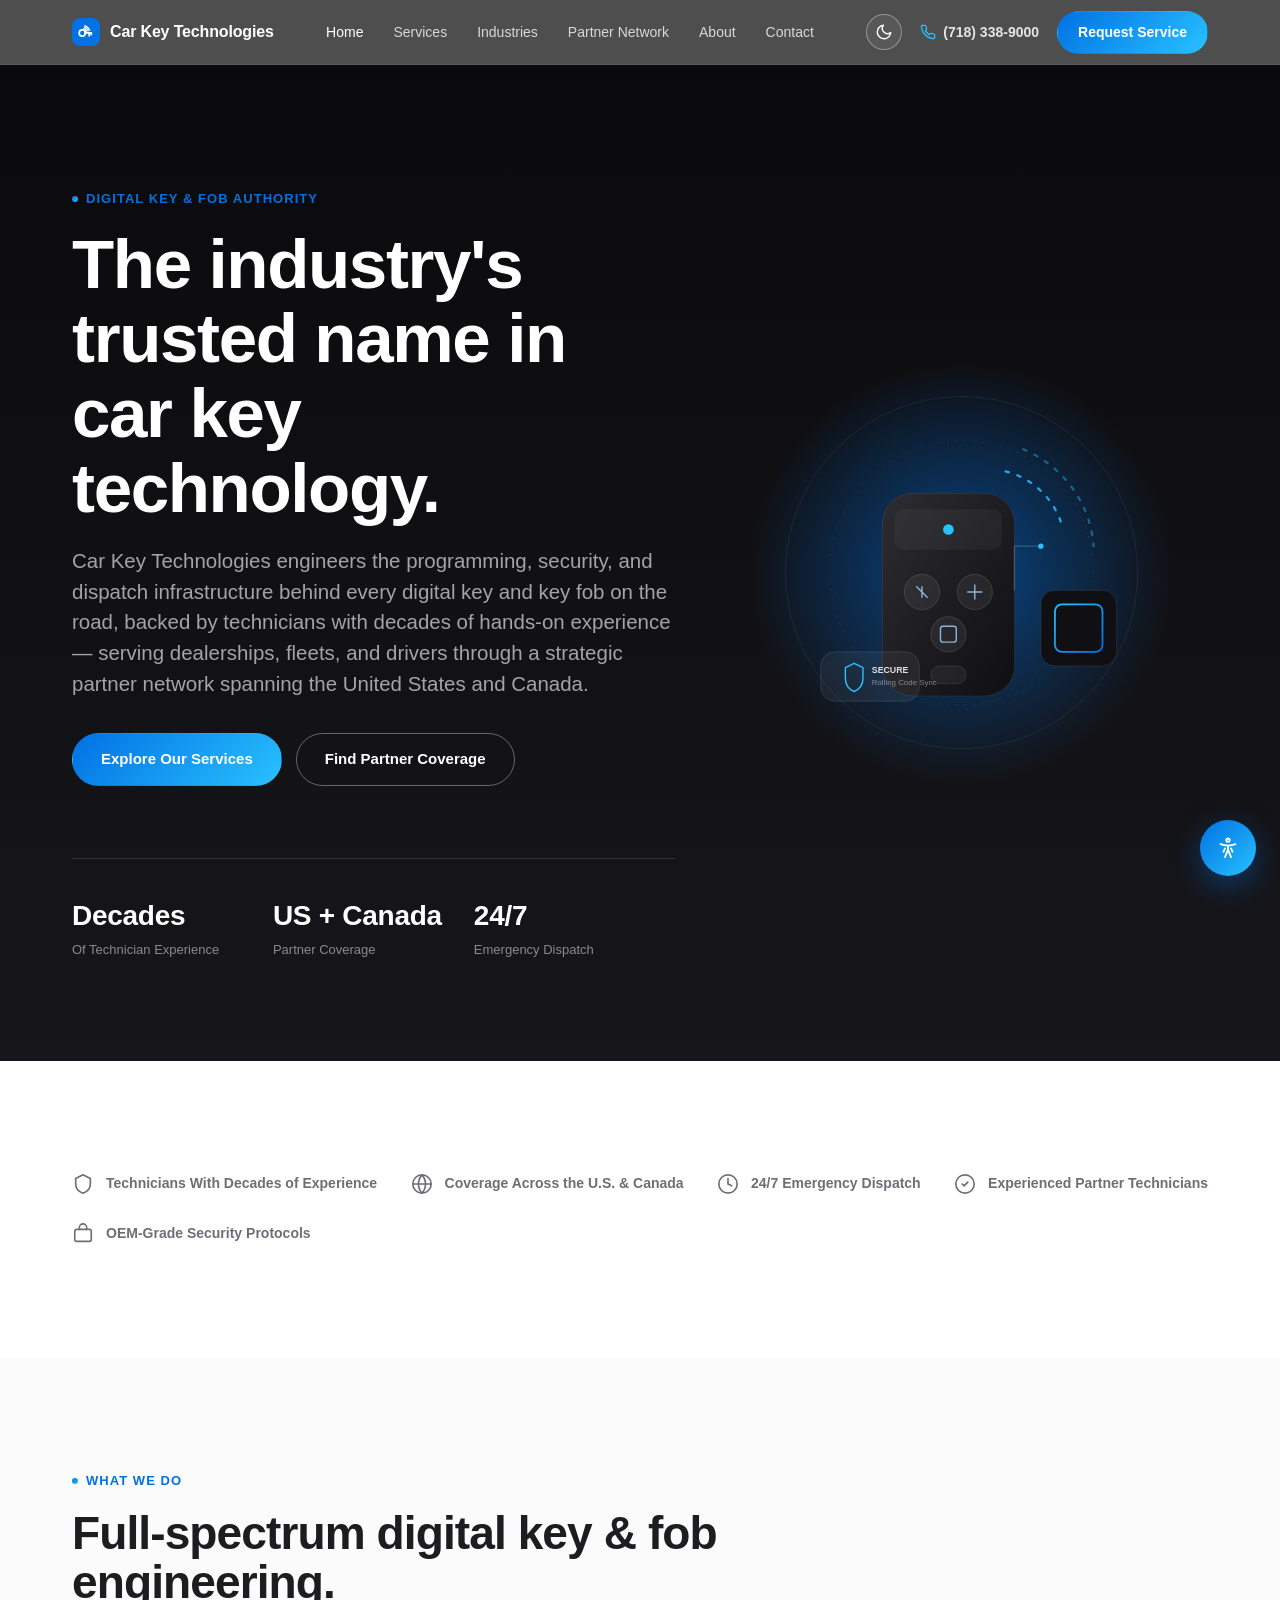
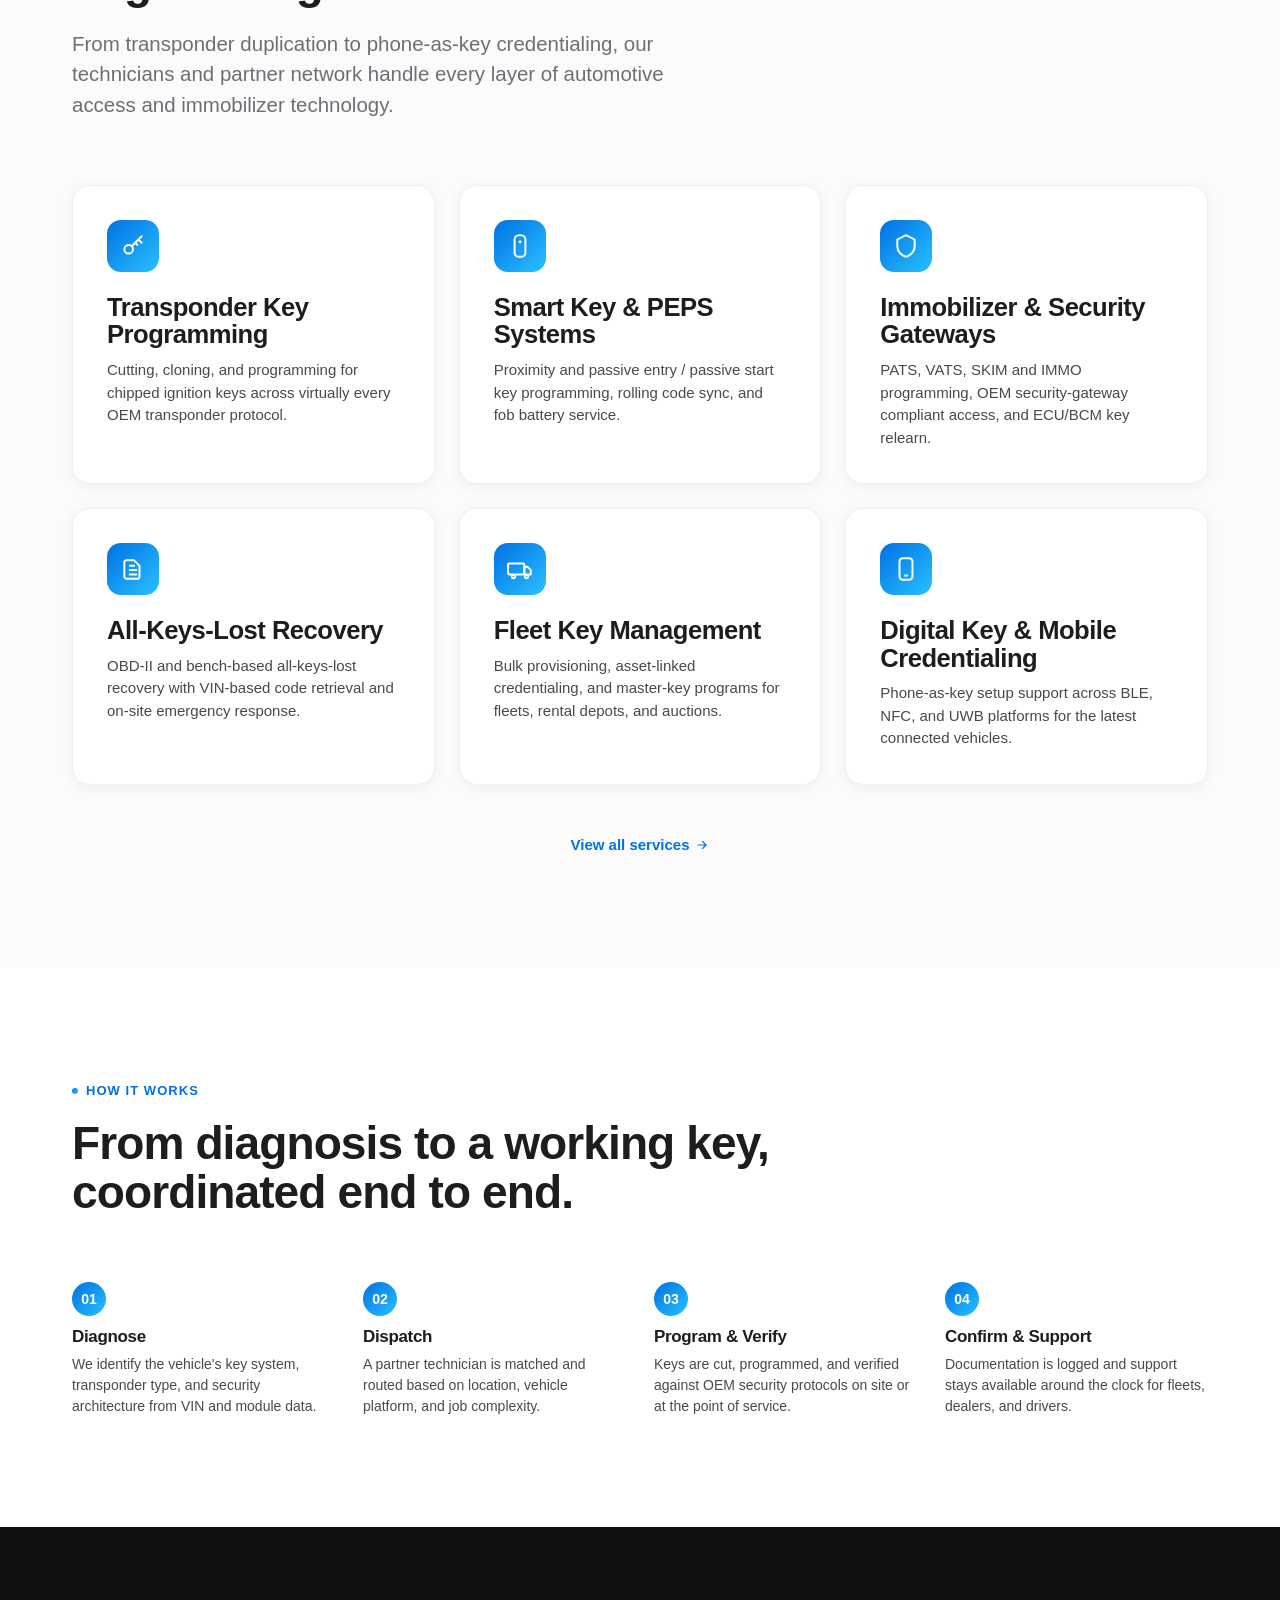
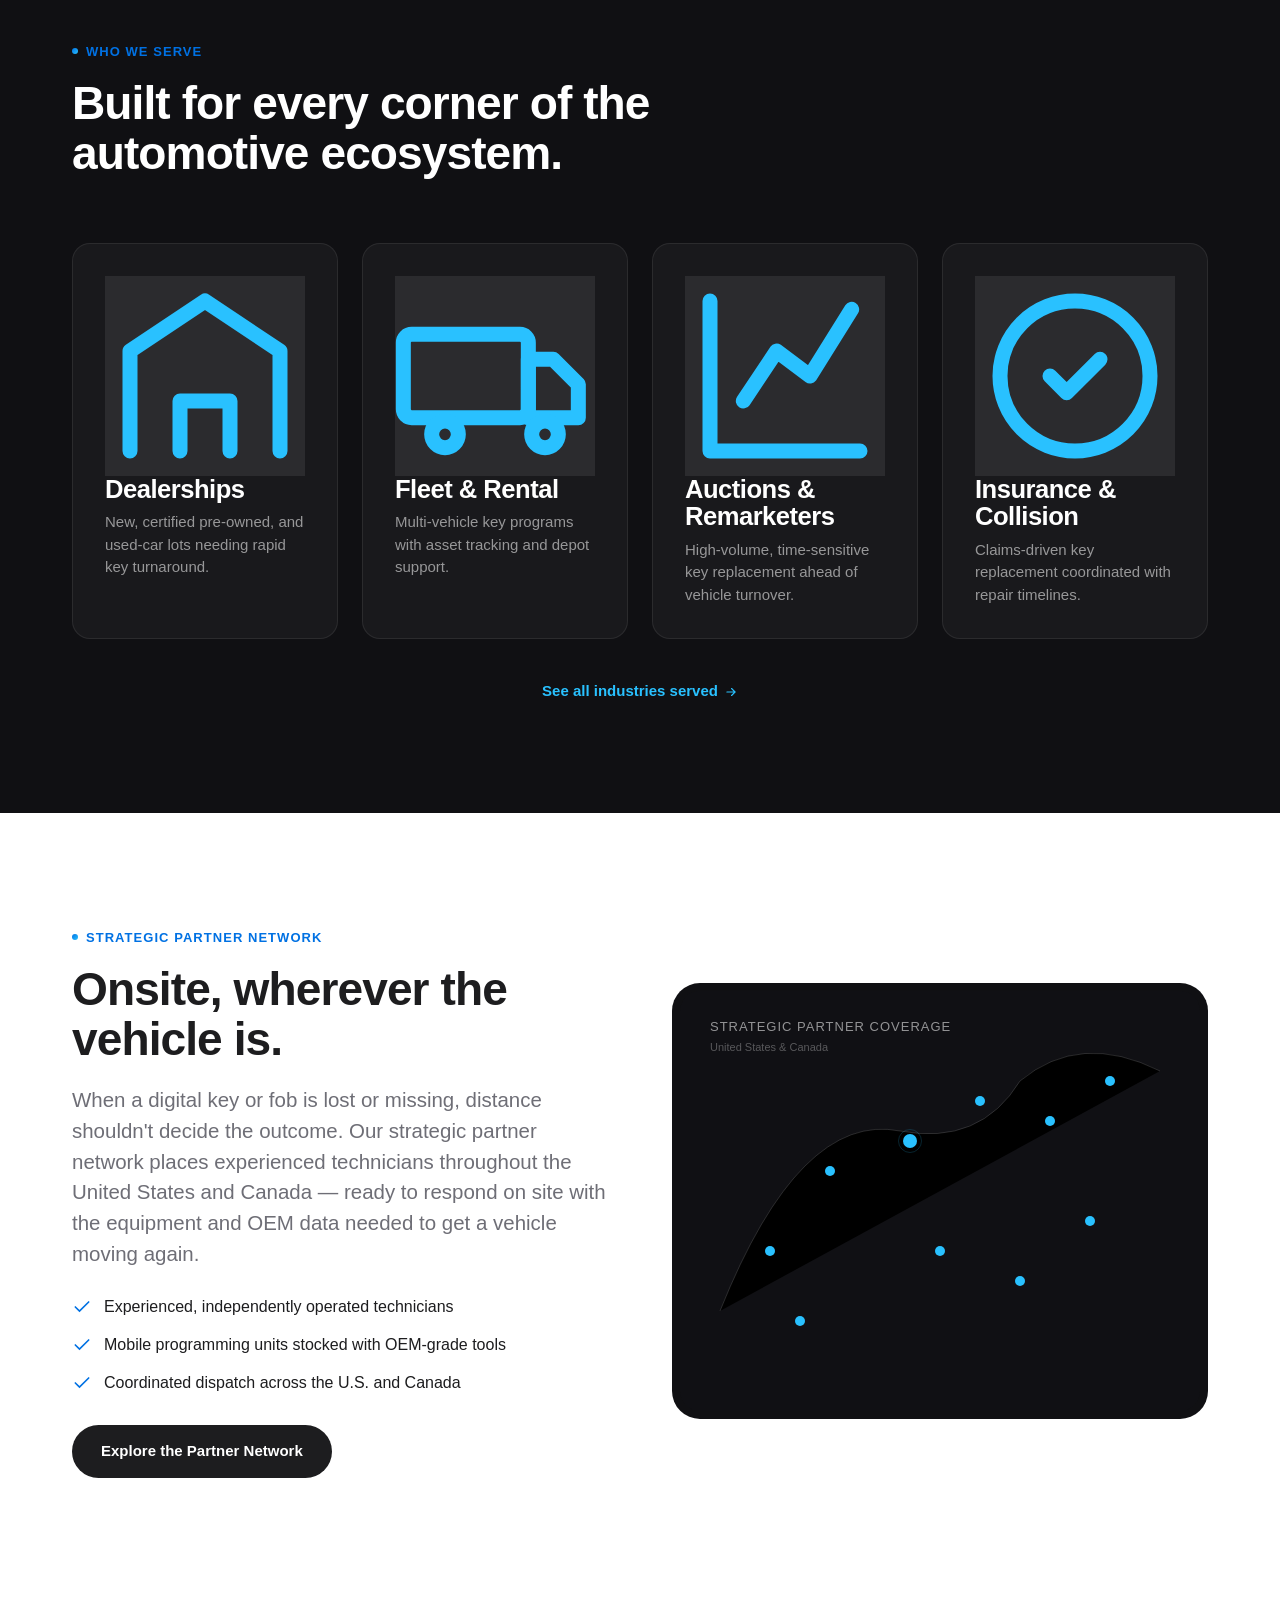
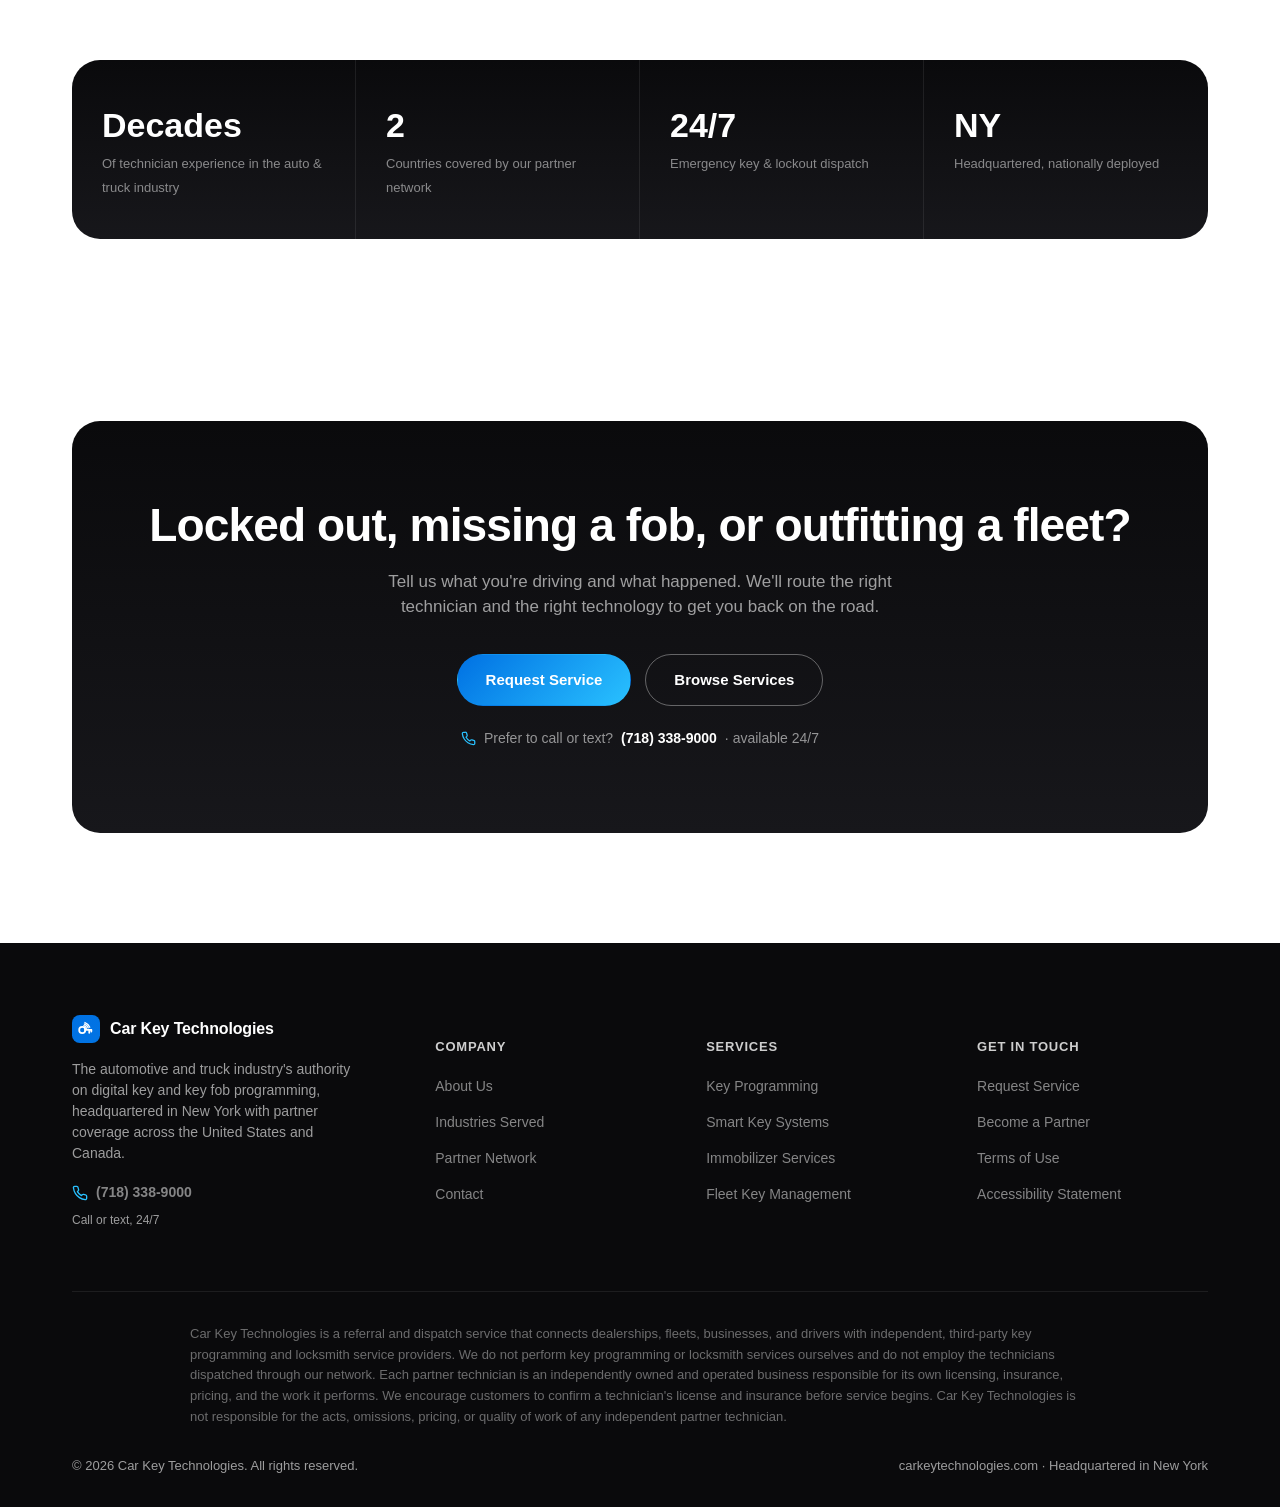
<file: index.html>
<!DOCTYPE html>
<html lang="en">
<head>
<meta charset="UTF-8">
<meta name="viewport" content="width=device-width, initial-scale=1.0">
<title>Car Key Technologies | The Nation's Digital Key &amp; Fob Authority</title>
<meta name="description" content="Car Key Technologies is the automotive and truck industry's trusted authority on digital key and key fob programming, serving dealerships, fleets, and consumers through a strategic partner network across the United States and Canada.">
<link rel="icon" href="favicon.ico" sizes="any">
<link rel="icon" type="image/png" sizes="32x32" href="favicon-32x32.png">
<link rel="icon" type="image/png" sizes="16x16" href="favicon-16x16.png">
<link rel="apple-touch-icon" href="apple-touch-icon.png">
<link rel="stylesheet" href="styles.css">
<link rel="stylesheet" href="a11y.css">
</head>
<body>

<header class="nav">
<div class="wrap">
<a href="index.html" class="brand">
<svg class="mark" viewBox="0 0 32 32" fill="none">
<rect width="32" height="32" rx="9" fill="url(#g0)"/>
<g fill="none" stroke="white" stroke-linecap="round" stroke-linejoin="round">
<circle cx="11.7" cy="17.1" r="3.5" stroke-width="2"/>
<path d="M14.7 17.1L22.1 17.1" stroke-width="2"/>
<path d="M19.7 17.1L19.7 20.3" stroke-width="2"/>
<path d="M22.1 17.1L22.1 18.9" stroke-width="2"/>
<path d="M13.6 12.1A5.3 5.3 0 0 1 16.7 15.3" stroke-width="1.5"/>
<path d="M14.2 10.3A7.2 7.2 0 0 1 18.5 14.6" stroke-width="1.5"/>
<path d="M14.8 8.6A9.1 9.1 0 0 1 20.3 14.0" stroke-width="1.5"/>
</g>
<defs><linearGradient id="g0" x1="0" y1="0" x2="32" y2="32"><stop stop-color="#0071E3"/><stop offset="1" stop-color="#29C1FF"/></linearGradient></defs>
</svg>
Car Key Technologies
</a>
<nav class="nav-links">
<a href="index.html" class="active">Home</a>
<a href="services.html">Services</a>
<a href="industries.html">Industries</a>
<a href="partners.html">Partner Network</a>
<a href="about.html">About</a>
<a href="contact.html">Contact</a>
</nav>
<div class="nav-cta">
<a href="tel:+17183389000" class="nav-phone" aria-label="Call or text (718) 338-9000, available 24/7">
<svg viewBox="0 0 24 24" fill="none" stroke="currentColor" stroke-width="2" stroke-linecap="round" stroke-linejoin="round"><path d="M22 16.92v3a2 2 0 01-2.18 2 19.79 19.79 0 01-8.63-3.07 19.5 19.5 0 01-6-6 19.79 19.79 0 01-3.07-8.67A2 2 0 014.11 2h3a2 2 0 012 1.72c.127.96.361 1.903.7 2.81a2 2 0 01-.45 2.11L8.09 9.91a16 16 0 006 6l1.27-1.27a2 2 0 012.11-.45c.907.339 1.85.573 2.81.7A2 2 0 0122 16.92z"/></svg>
<span class="nav-phone-text">(718) 338-9000</span>
</a>
<a href="contact.html" class="btn btn-accent btn-sm">Request Service</a>
<button class="nav-toggle" aria-label="Menu">
<svg width="22" height="22" viewBox="0 0 24 24" fill="none" stroke="currentColor" stroke-width="2" stroke-linecap="round"><line x1="3" y1="6" x2="21" y2="6"/><line x1="3" y1="12" x2="21" y2="12"/><line x1="3" y1="18" x2="21" y2="18"/></svg>
</button>
</div>
</div>
</header>

<!-- HERO -->
<section class="hero">
<div class="wrap">
<div class="hero-copy">
<div class="eyebrow">Digital Key &amp; Fob Authority</div>
<h1>The industry's trusted name in car&nbsp;key technology.</h1>
<p class="lede">Car Key Technologies engineers the programming, security, and dispatch infrastructure behind every digital key and key fob on the road, backed by technicians with decades of hands-on experience &mdash; serving dealerships, fleets, and drivers through a strategic partner network spanning the United States and Canada.</p>
<div class="btn-row" style="margin-top:34px;">
<a href="services.html" class="btn btn-accent">Explore Our Services</a>
<a href="partners.html" class="btn btn-ghost">Find Partner Coverage</a>
</div>
<div class="hero-stats">
<div class="stat"><b>Decades</b><span>Of Technician Experience</span></div>
<div class="stat"><b>US + Canada</b><span>Partner Coverage</span></div>
<div class="stat"><b>24/7</b><span>Emergency Dispatch</span></div>
</div>
</div>
<div class="hero-art">
<svg viewBox="0 0 560 560" width="100%">
<defs>
<radialGradient id="glow1" cx="50%" cy="50%" r="50%">
<stop offset="0%" stop-color="#0071E3" stop-opacity="0.55"/>
<stop offset="100%" stop-color="#0071E3" stop-opacity="0"/>
</radialGradient>
<linearGradient id="fobBody" x1="0" y1="0" x2="1" y2="1">
<stop offset="0%" stop-color="#2c2c31"/>
<stop offset="100%" stop-color="#0f0f12"/>
</linearGradient>
<linearGradient id="chipGrad" x1="0" y1="0" x2="1" y2="1">
<stop offset="0%" stop-color="#29C1FF"/>
<stop offset="100%" stop-color="#0071E3"/>
</linearGradient>
</defs>
<circle cx="280" cy="280" r="240" fill="url(#glow1)"/>
<circle cx="280" cy="280" r="200" fill="none" stroke="rgba(255,255,255,0.08)" stroke-width="1"/>
<circle cx="280" cy="280" r="150" fill="none" stroke="rgba(255,255,255,0.10)" stroke-width="1" stroke-dasharray="2 8"/>

<!-- signal arcs -->
<g stroke="#29C1FF" stroke-width="2.5" fill="none" stroke-linecap="round" opacity="0.85">
<path d="M330 165 A90 90 0 0 1 395 230" stroke-dasharray="4 10"/>
<path d="M350 140 A130 130 0 0 1 430 250" stroke-dasharray="4 10" opacity="0.5"/>
</g>

<!-- key fob body -->
<g transform="translate(190,190)">
<rect x="0" y="0" width="150" height="230" rx="34" fill="url(#fobBody)" stroke="rgba(255,255,255,0.08)"/>
<rect x="14" y="18" width="122" height="46" rx="10" fill="rgba(255,255,255,0.04)"/>
<circle cx="75" cy="41" r="6" fill="#29C1FF"/>
<circle cx="45" cy="112" r="20" fill="rgba(255,255,255,0.06)" stroke="rgba(255,255,255,0.15)"/>
<circle cx="105" cy="112" r="20" fill="rgba(255,255,255,0.06)" stroke="rgba(255,255,255,0.15)"/>
<circle cx="75" cy="160" r="20" fill="rgba(255,255,255,0.06)" stroke="rgba(255,255,255,0.15)"/>
<path d="M45 112 l-6 -6 M45 112 l6 6 M45 106 l0 12" stroke="#8ab4d8" stroke-width="1.6" stroke-linecap="round"/>
<path d="M97 112 h16 M105 104 v16" stroke="#8ab4d8" stroke-width="1.6" stroke-linecap="round"/>
<rect x="66" y="151" width="18" height="18" rx="3" stroke="#8ab4d8" stroke-width="1.6" fill="none"/>
<rect x="55" y="196" width="40" height="20" rx="10" fill="rgba(255,255,255,0.05)" stroke="rgba(255,255,255,0.12)"/>
</g>

<!-- transponder chip module -->
<g transform="translate(370,300)">
<rect x="0" y="0" width="86" height="86" rx="16" fill="#101014" stroke="rgba(255,255,255,0.1)"/>
<rect x="16" y="16" width="54" height="54" rx="8" fill="none" stroke="url(#chipGrad)" stroke-width="2"/>
<g stroke="url(#chipGrad)" stroke-width="2" stroke-linecap="round">
<line x1="30" y1="16" x2="30" y2="6"/>
<line x1="43" y1="16" x2="43" y2="6"/>
<line x1="56" y1="16" x2="56" y2="6"/>
<line x1="30" y1="70" x2="30" y2="80"/>
<line x1="43" y1="70" x2="43" y2="80"/>
<line x1="56" y1="70" x2="56" y2="80"/>
<line x1="16" y1="30" x2="6" y2="30"/>
<line x1="16" y1="43" x2="6" y2="43"/>
<line x1="70" y1="30" x2="80" y2="30"/>
<line x1="70" y1="43" x2="80" y2="43"/>
</g>
</g>

<!-- connecting trace -->
<path d="M340 300 L340 250 L370 250" fill="none" stroke="rgba(255,255,255,0.18)" stroke-width="1.5"/>
<circle cx="370" cy="250" r="3" fill="#29C1FF"/>

<!-- floating security badge -->
<g transform="translate(120,370)">
<rect x="0" y="0" width="112" height="56" rx="16" fill="rgba(255,255,255,0.05)" stroke="rgba(255,255,255,0.12)"/>
<path d="M28 18 l10 -5 10 5 v12 c0 8 -5 13 -10 15 -5 -2 -10 -7 -10 -15z" fill="none" stroke="#29C1FF" stroke-width="1.6" stroke-linejoin="round"/>
<text x="58" y="24" fill="rgba(255,255,255,0.85)" font-size="10" font-family="Arial" font-weight="700">SECURE</text>
<text x="58" y="38" fill="rgba(255,255,255,0.45)" font-size="9" font-family="Arial">Rolling Code Sync</text>
</g>
</svg>
</div>
</div>
</section>

<!-- TRUST STRIP -->
<section class="section-tight">
<div class="wrap">
<div class="trust-strip">
<div class="trust-item">
<svg viewBox="0 0 24 24" fill="none" stroke-width="1.8" stroke-linecap="round" stroke-linejoin="round"><path d="M12 2l8 4v6c0 5-3.4 8.4-8 10-4.6-1.6-8-5-8-10V6l8-4z"/></svg>
Technicians With Decades of Experience
</div>
<div class="trust-item">
<svg viewBox="0 0 24 24" fill="none" stroke-width="1.8" stroke-linecap="round" stroke-linejoin="round"><circle cx="12" cy="12" r="10"/><path d="M2 12h20M12 2a15 15 0 010 20 15 15 0 010-20z"/></svg>
Coverage Across the U.S. &amp; Canada
</div>
<div class="trust-item">
<svg viewBox="0 0 24 24" fill="none" stroke-width="1.8" stroke-linecap="round" stroke-linejoin="round"><circle cx="12" cy="12" r="10"/><path d="M12 6v6l4 2"/></svg>
24/7 Emergency Dispatch
</div>
<div class="trust-item">
<svg viewBox="0 0 24 24" fill="none" stroke-width="1.8" stroke-linecap="round" stroke-linejoin="round"><path d="M9 12l2 2 4-4"/><circle cx="12" cy="12" r="10"/></svg>
Experienced Partner Technicians
</div>
<div class="trust-item">
<svg viewBox="0 0 24 24" fill="none" stroke-width="1.8" stroke-linecap="round" stroke-linejoin="round"><rect x="3" y="7" width="18" height="13" rx="2"/><path d="M8 7V5a4 4 0 018 0v2"/></svg>
OEM-Grade Security Protocols
</div>
</div>
</div>
</section>

<!-- SERVICES OVERVIEW -->
<section class="section section-alt">
<div class="wrap">
<div class="section-head reveal">
<div class="eyebrow">What We Do</div>
<h2>Full-spectrum digital key &amp; fob engineering.</h2>
<p class="lede">From transponder duplication to phone-as-key credentialing, our technicians and partner network handle every layer of automotive access and immobilizer technology.</p>
</div>
<div class="grid grid-3">
<div class="card reveal">
<div class="icon"><svg viewBox="0 0 24 24" fill="none" stroke="white" stroke-width="1.8" stroke-linecap="round" stroke-linejoin="round"><circle cx="8" cy="15" r="4"/><path d="M11 12l9-9M17 6l3 3M14 9l2 2"/></svg></div>
<h3>Transponder Key Programming</h3>
<p>Cutting, cloning, and programming for chipped ignition keys across virtually every OEM transponder protocol.</p>
</div>
<div class="card reveal">
<div class="icon"><svg viewBox="0 0 24 24" fill="none" stroke="white" stroke-width="1.8" stroke-linecap="round" stroke-linejoin="round"><rect x="7" y="2" width="10" height="20" rx="4"/><circle cx="12" cy="8" r="1.4" fill="white" stroke="none"/></svg></div>
<h3>Smart Key &amp; PEPS Systems</h3>
<p>Proximity and passive entry / passive start key programming, rolling code sync, and fob battery service.</p>
</div>
<div class="card reveal">
<div class="icon"><svg viewBox="0 0 24 24" fill="none" stroke="white" stroke-width="1.8" stroke-linecap="round" stroke-linejoin="round"><path d="M12 2l8 4v6c0 5-3.4 8.4-8 10-4.6-1.6-8-5-8-10V6l8-4z"/></svg></div>
<h3>Immobilizer &amp; Security Gateways</h3>
<p>PATS, VATS, SKIM and IMMO programming, OEM security-gateway compliant access, and ECU/BCM key relearn.</p>
</div>
<div class="card reveal">
<div class="icon"><svg viewBox="0 0 24 24" fill="none" stroke="white" stroke-width="1.8" stroke-linecap="round" stroke-linejoin="round"><path d="M4 19V6a2 2 0 012-2h7l5 5v10a2 2 0 01-2 2H6a2 2 0 01-2-2z"/><path d="M9 9h4M9 13h6M9 17h6"/></svg></div>
<h3>All-Keys-Lost Recovery</h3>
<p>OBD-II and bench-based all-keys-lost recovery with VIN-based code retrieval and on-site emergency response.</p>
</div>
<div class="card reveal">
<div class="icon"><svg viewBox="0 0 24 24" fill="none" stroke="white" stroke-width="1.8" stroke-linecap="round" stroke-linejoin="round"><rect x="1" y="7" width="15" height="10" rx="1"/><path d="M16 10h3l3 3v4h-6z"/><circle cx="6" cy="19" r="1.6"/><circle cx="18" cy="19" r="1.6"/></svg></div>
<h3>Fleet Key Management</h3>
<p>Bulk provisioning, asset-linked credentialing, and master-key programs for fleets, rental depots, and auctions.</p>
</div>
<div class="card reveal">
<div class="icon"><svg viewBox="0 0 24 24" fill="none" stroke="white" stroke-width="1.8" stroke-linecap="round" stroke-linejoin="round"><rect x="6" y="2" width="12" height="20" rx="3"/><path d="M11 18h2"/></svg></div>
<h3>Digital Key &amp; Mobile Credentialing</h3>
<p>Phone-as-key setup support across BLE, NFC, and UWB platforms for the latest connected vehicles.</p>
</div>
</div>
<div style="text-align:center;margin-top:48px;">
<a href="services.html" class="link-arrow">View all services <svg viewBox="0 0 24 24" fill="none" stroke="currentColor" stroke-width="2" stroke-linecap="round"><path d="M5 12h14M13 6l6 6-6 6"/></svg></a>
</div>
</div>
</section>

<!-- HOW IT WORKS -->
<section class="section">
<div class="wrap">
<div class="section-head reveal">
<div class="eyebrow">How It Works</div>
<h2>From diagnosis to a working key, coordinated end to end.</h2>
</div>
<div class="steps reveal">
<div class="step">
<h4>Diagnose</h4>
<p>We identify the vehicle's key system, transponder type, and security architecture from VIN and module data.</p>
</div>
<div class="step">
<h4>Dispatch</h4>
<p>A partner technician is matched and routed based on location, vehicle platform, and job complexity.</p>
</div>
<div class="step">
<h4>Program &amp; Verify</h4>
<p>Keys are cut, programmed, and verified against OEM security protocols on site or at the point of service.</p>
</div>
<div class="step">
<h4>Confirm &amp; Support</h4>
<p>Documentation is logged and support stays available around the clock for fleets, dealers, and drivers.</p>
</div>
</div>
</div>
</section>

<!-- INDUSTRIES -->
<section class="section section-dark">
<div class="wrap">
<div class="section-head reveal">
<div class="eyebrow">Who We Serve</div>
<h2>Built for every corner of the automotive ecosystem.</h2>
</div>
<div class="grid grid-4 reveal">
<div class="card-dark">
<div class="icon"><svg viewBox="0 0 24 24" fill="none" stroke="currentColor" stroke-width="1.8" stroke-linecap="round" stroke-linejoin="round"><path d="M3 21V9l9-6 9 6v12"/><path d="M9 21v-6h6v6"/></svg></div>
<h3>Dealerships</h3>
<p>New, certified pre-owned, and used-car lots needing rapid key turnaround.</p>
</div>
<div class="card-dark">
<div class="icon"><svg viewBox="0 0 24 24" fill="none" stroke="currentColor" stroke-width="1.8" stroke-linecap="round" stroke-linejoin="round"><rect x="1" y="7" width="15" height="10" rx="1"/><path d="M16 10h3l3 3v4h-6z"/><circle cx="6" cy="19" r="1.6"/><circle cx="18" cy="19" r="1.6"/></svg></div>
<h3>Fleet &amp; Rental</h3>
<p>Multi-vehicle key programs with asset tracking and depot support.</p>
</div>
<div class="card-dark">
<div class="icon"><svg viewBox="0 0 24 24" fill="none" stroke="currentColor" stroke-width="1.8" stroke-linecap="round" stroke-linejoin="round"><path d="M3 3v18h18"/><path d="M7 15l4-6 4 3 5-8"/></svg></div>
<h3>Auctions &amp; Remarketers</h3>
<p>High-volume, time-sensitive key replacement ahead of vehicle turnover.</p>
</div>
<div class="card-dark">
<div class="icon"><svg viewBox="0 0 24 24" fill="none" stroke="currentColor" stroke-width="1.8" stroke-linecap="round" stroke-linejoin="round"><circle cx="12" cy="12" r="9"/><path d="M9 12l2 2 4-4"/></svg></div>
<h3>Insurance &amp; Collision</h3>
<p>Claims-driven key replacement coordinated with repair timelines.</p>
</div>
</div>
<div style="text-align:center;margin-top:40px;">
<a href="industries.html" class="link-arrow" style="color:#29C1FF;">See all industries served <svg viewBox="0 0 24 24" fill="none" stroke="currentColor" stroke-width="2" stroke-linecap="round"><path d="M5 12h14M13 6l6 6-6 6"/></svg></a>
</div>
</div>
</section>

<!-- PARTNER NETWORK -->
<section class="section">
<div class="wrap split">
<div class="split-copy reveal">
<div class="eyebrow">Strategic Partner Network</div>
<h2>Onsite, wherever the vehicle is.</h2>
<p class="lede">When a digital key or fob is lost or missing, distance shouldn't decide the outcome. Our strategic partner network places experienced technicians throughout the United States and Canada &mdash; ready to respond on site with the equipment and OEM data needed to get a vehicle moving again.</p>
<ul style="margin-top:26px;display:flex;flex-direction:column;gap:14px;">
<li style="display:flex;gap:12px;align-items:flex-start;"><svg width="20" height="20" viewBox="0 0 24 24" fill="none" stroke="#0071E3" stroke-width="2" stroke-linecap="round" style="flex-shrink:0;margin-top:2px;"><path d="M20 6L9 17l-5-5"/></svg><span>Experienced, independently operated technicians</span></li>
<li style="display:flex;gap:12px;align-items:flex-start;"><svg width="20" height="20" viewBox="0 0 24 24" fill="none" stroke="#0071E3" stroke-width="2" stroke-linecap="round" style="flex-shrink:0;margin-top:2px;"><path d="M20 6L9 17l-5-5"/></svg><span>Mobile programming units stocked with OEM-grade tools</span></li>
<li style="display:flex;gap:12px;align-items:flex-start;"><svg width="20" height="20" viewBox="0 0 24 24" fill="none" stroke="#0071E3" stroke-width="2" stroke-linecap="round" style="flex-shrink:0;margin-top:2px;"><path d="M20 6L9 17l-5-5"/></svg><span>Coordinated dispatch across the U.S. and Canada</span></li>
</ul>
<div class="btn-row" style="margin-top:30px;">
<a href="partners.html" class="btn btn-primary">Explore the Partner Network</a>
</div>
</div>
<div class="split-art reveal">
<div class="network-figure">
<svg viewBox="0 0 520 420" width="100%">
<rect width="520" height="420" rx="20" fill="#101014"/>
<g stroke="rgba(255,255,255,0.14)" stroke-width="1">
<path d="M40 320 Q120 120 220 140 Q300 155 340 90 Q400 40 480 80"/>
</g>
<g fill="#29C1FF">
<circle cx="90" cy="260" r="5"/>
<circle cx="150" cy="180" r="5"/>
<circle cx="230" cy="150" r="7"/>
<circle cx="300" cy="110" r="5"/>
<circle cx="370" cy="130" r="5"/>
<circle cx="430" cy="90" r="5"/>
<circle cx="120" cy="330" r="5"/>
<circle cx="260" cy="260" r="5"/>
<circle cx="340" cy="290" r="5"/>
<circle cx="410" cy="230" r="5"/>
</g>
<g fill="none" stroke="#29C1FF" stroke-opacity="0.35">
<circle cx="230" cy="150" r="16"><animate attributeName="r" values="10;22;10" dur="2.4s" repeatCount="indefinite"/><animate attributeName="opacity" values="0.6;0;0.6" dur="2.4s" repeatCount="indefinite"/></circle>
</g>
<text x="30" y="40" fill="rgba(255,255,255,0.55)" font-family="Arial" font-size="13" letter-spacing="1">STRATEGIC PARTNER COVERAGE</text>
<text x="30" y="60" fill="rgba(255,255,255,0.3)" font-family="Arial" font-size="11">United States &amp; Canada</text>
</svg>
</div>
</div>
</div>
</section>

<!-- STAT BAR -->
<section class="section-tight">
<div class="wrap">
<div class="stat-bar reveal" style="background:var(--gradient-dark);">
<div class="stat"><b>Decades</b><span>Of technician experience in the auto &amp; truck industry</span></div>
<div class="stat"><b>2</b><span>Countries covered by our partner network</span></div>
<div class="stat"><b>24/7</b><span>Emergency key &amp; lockout dispatch</span></div>
<div class="stat"><b>NY</b><span>Headquartered, nationally deployed</span></div>
</div>
</div>
</section>

<!-- CTA -->
<section class="section">
<div class="wrap">
<div class="cta-banner reveal">
<h2>Locked out, missing a fob, or outfitting a fleet?</h2>
<p>Tell us what you're driving and what happened. We'll route the right technician and the right technology to get you back on the road.</p>
<div class="btn-row">
<a href="contact.html" class="btn btn-accent">Request Service</a>
<a href="services.html" class="btn btn-ghost">Browse Services</a>
</div>
<div class="cta-phone">
<svg viewBox="0 0 24 24" fill="none" stroke="currentColor" stroke-width="2" stroke-linecap="round" stroke-linejoin="round"><path d="M22 16.92v3a2 2 0 01-2.18 2 19.79 19.79 0 01-8.63-3.07 19.5 19.5 0 01-6-6 19.79 19.79 0 01-3.07-8.67A2 2 0 014.11 2h3a2 2 0 012 1.72c.127.96.361 1.903.7 2.81a2 2 0 01-.45 2.11L8.09 9.91a16 16 0 006 6l1.27-1.27a2 2 0 012.11-.45c.907.339 1.85.573 2.81.7A2 2 0 0122 16.92z"/></svg>
Prefer to call or text? <a href="tel:+17183389000">(718) 338-9000</a> &middot; available 24/7
</div>
</div>
</div>
</section>

<footer class="footer">
<div class="wrap">
<div class="footer-top">
<div class="footer-brand">
<div class="brand">
<svg class="mark" viewBox="0 0 32 32" fill="none">
<rect width="32" height="32" rx="9" fill="url(#gf)"/>
<g fill="none" stroke="white" stroke-linecap="round" stroke-linejoin="round">
<circle cx="11.7" cy="17.1" r="3.5" stroke-width="2"/>
<path d="M14.7 17.1L22.1 17.1" stroke-width="2"/>
<path d="M19.7 17.1L19.7 20.3" stroke-width="2"/>
<path d="M22.1 17.1L22.1 18.9" stroke-width="2"/>
<path d="M13.6 12.1A5.3 5.3 0 0 1 16.7 15.3" stroke-width="1.5"/>
<path d="M14.2 10.3A7.2 7.2 0 0 1 18.5 14.6" stroke-width="1.5"/>
<path d="M14.8 8.6A9.1 9.1 0 0 1 20.3 14.0" stroke-width="1.5"/>
</g>
<defs><linearGradient id="gf" x1="0" y1="0" x2="32" y2="32"><stop stop-color="#0071E3"/><stop offset="1" stop-color="#29C1FF"/></linearGradient></defs>
</svg>
Car Key Technologies
</div>
<p>The automotive and truck industry's authority on digital key and key fob programming, headquartered in New York with partner coverage across the United States and Canada.</p>
<p class="footer-phone">
<a href="tel:+17183389000"><svg viewBox="0 0 24 24" fill="none" stroke="currentColor" stroke-width="2" stroke-linecap="round" stroke-linejoin="round"><path d="M22 16.92v3a2 2 0 01-2.18 2 19.79 19.79 0 01-8.63-3.07 19.5 19.5 0 01-6-6 19.79 19.79 0 01-3.07-8.67A2 2 0 014.11 2h3a2 2 0 012 1.72c.127.96.361 1.903.7 2.81a2 2 0 01-.45 2.11L8.09 9.91a16 16 0 006 6l1.27-1.27a2 2 0 012.11-.45c.907.339 1.85.573 2.81.7A2 2 0 0122 16.92z"/></svg>(718) 338-9000</a>
<span>Call or text, 24/7</span>
</p>
</div>
<div>
<h5>Company</h5>
<ul>
<li><a href="about.html">About Us</a></li>
<li><a href="industries.html">Industries Served</a></li>
<li><a href="partners.html">Partner Network</a></li>
<li><a href="contact.html">Contact</a></li>
</ul>
</div>
<div>
<h5>Services</h5>
<ul>
<li><a href="services.html">Key Programming</a></li>
<li><a href="services.html">Smart Key Systems</a></li>
<li><a href="services.html">Immobilizer Services</a></li>
<li><a href="services.html">Fleet Key Management</a></li>
</ul>
</div>
<div>
<h5>Get In Touch</h5>
<ul>
<li><a href="contact.html">Request Service</a></li>
<li><a href="partners.html">Become a Partner</a></li>
<li><a href="terms.html">Terms of Use</a></li>
<li><a href="accessibility-statement.html">Accessibility Statement</a></li>
</ul>
</div>
</div>
<p style="max-width:900px;margin:32px auto 0;font-size:13px;line-height:1.6;color:rgba(255,255,255,0.4);">Car Key Technologies is a referral and dispatch service that connects dealerships, fleets, businesses, and drivers with independent, third-party key programming and locksmith service providers. We do not perform key programming or locksmith services ourselves and do not employ the technicians dispatched through our network. Each partner technician is an independently owned and operated business responsible for its own licensing, insurance, pricing, and the work it performs. We encourage customers to confirm a technician's license and insurance before service begins. Car Key Technologies is not responsible for the acts, omissions, pricing, or quality of work of any independent partner technician.</p>
<div class="footer-bottom">
<span>&copy; <span data-year></span> Car Key Technologies. All rights reserved.</span>
<span>carkeytechnologies.com &middot; Headquartered in New York</span>
</div>
</div>
</footer>

<script src="main.js"></script>
<script src="a11y.js" defer></script>
</body>
</html>
</file>
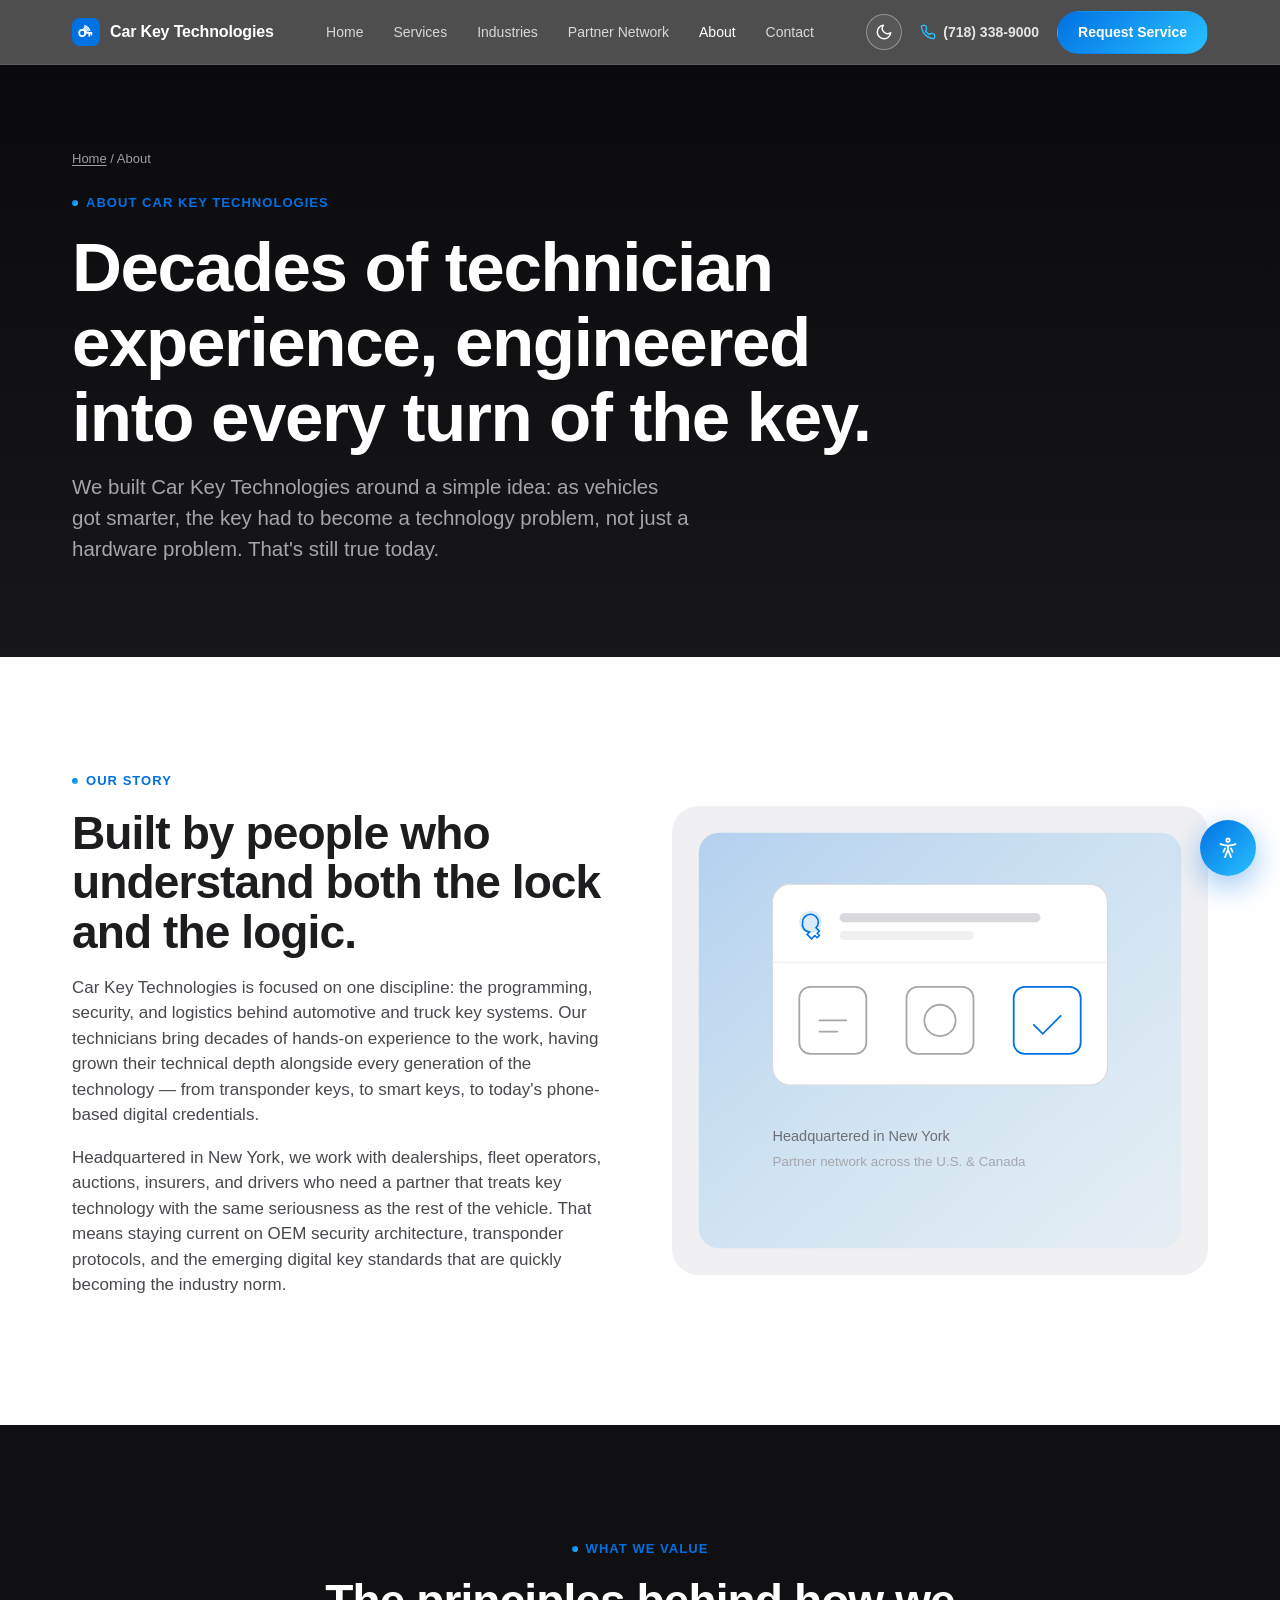
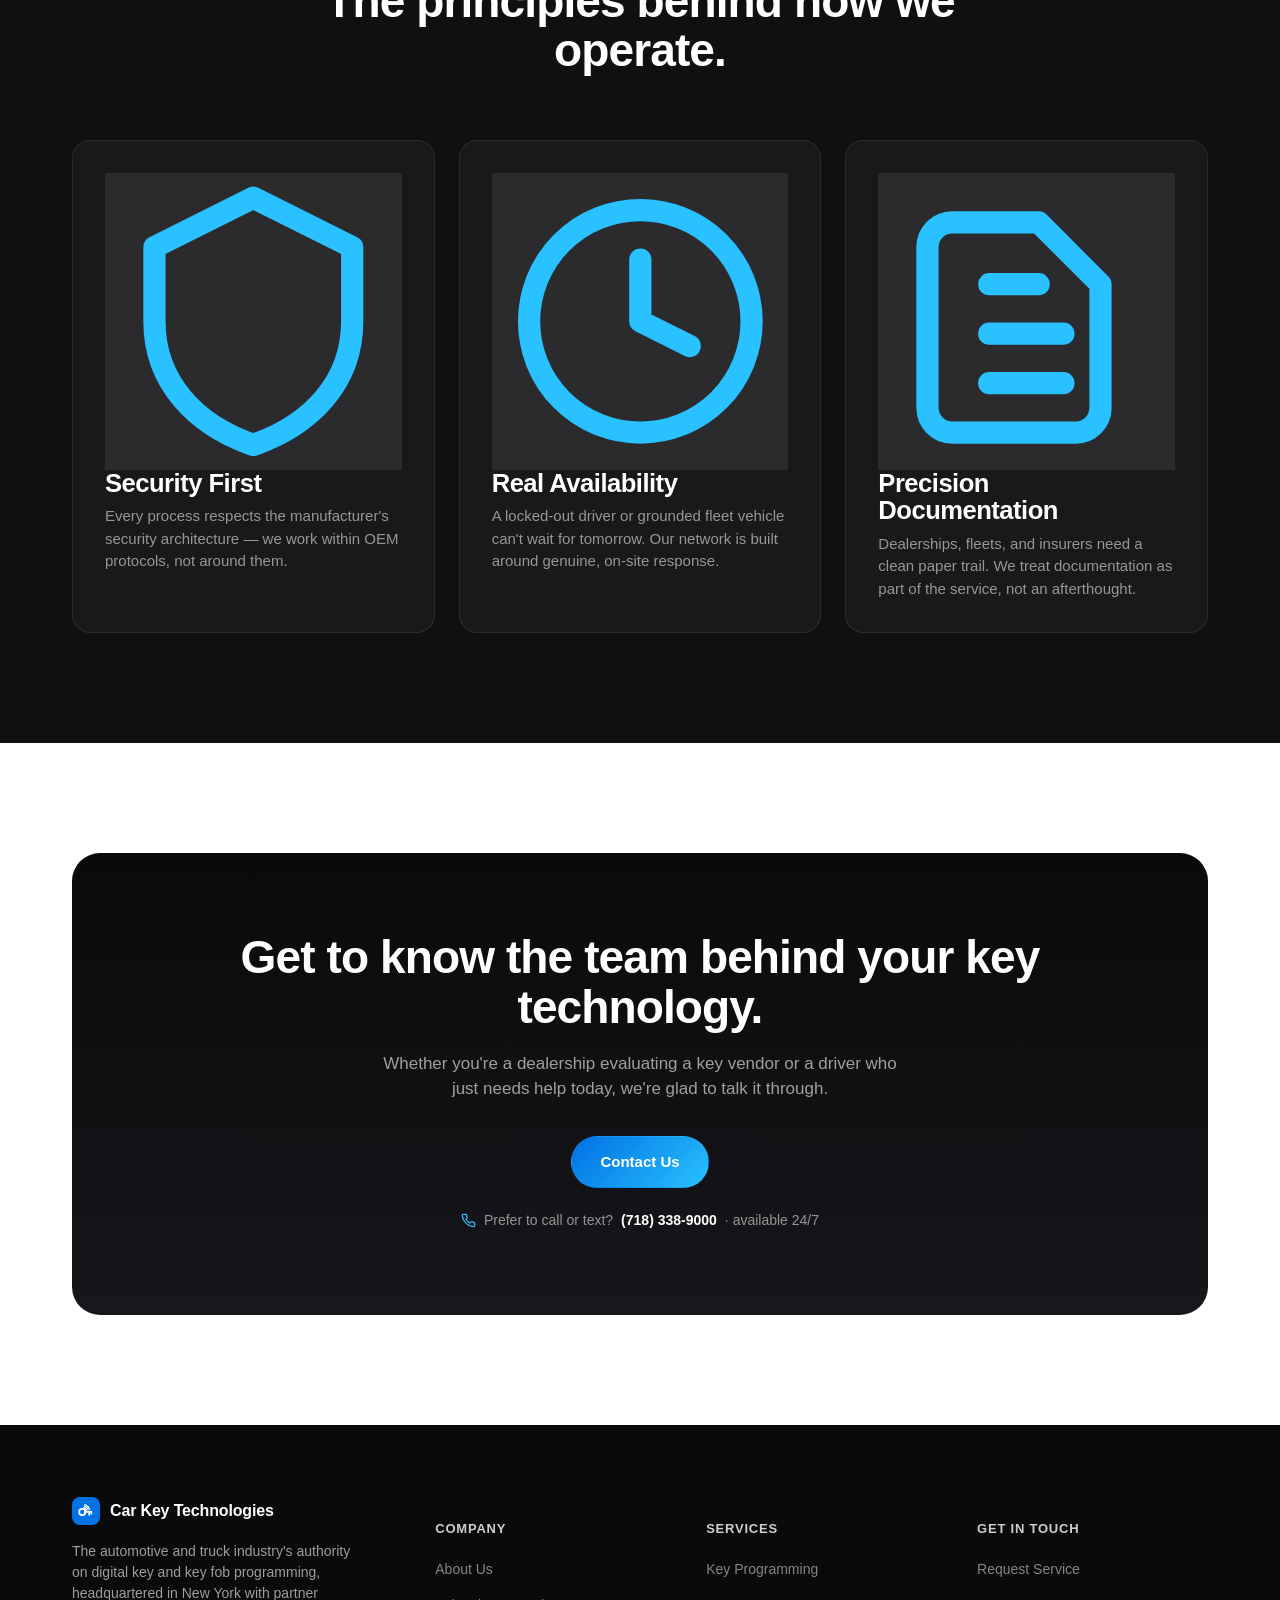
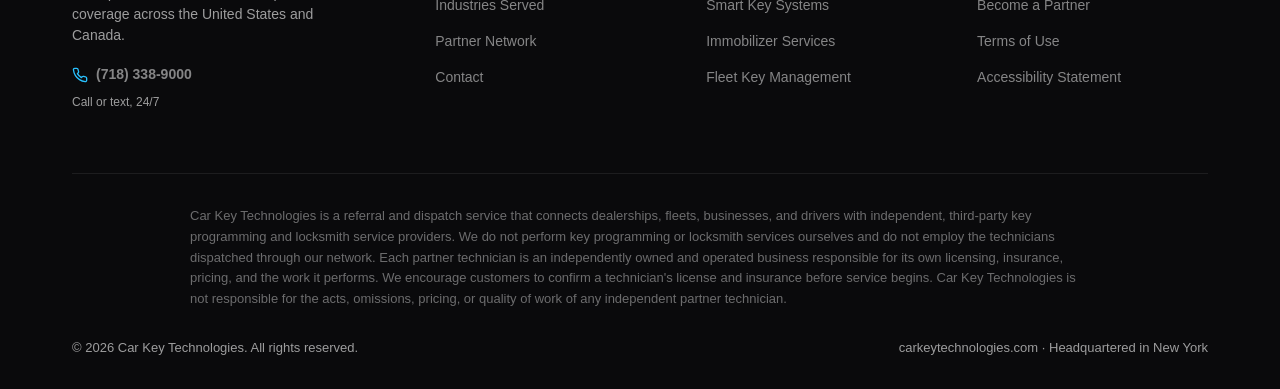
<file: about.html>
<!DOCTYPE html>
<html lang="en">
<head>
<meta charset="UTF-8">
<meta name="viewport" content="width=device-width, initial-scale=1.0">
<title>About Us | Car Key Technologies</title>
<meta name="description" content="Car Key Technologies is a New York-headquartered leader in digital key and key fob programming for the auto and truck industry, backed by technicians with decades of experience and a strategic partner network across the U.S. and Canada.">
<link rel="icon" href="favicon.ico" sizes="any">
<link rel="icon" type="image/png" sizes="32x32" href="favicon-32x32.png">
<link rel="icon" type="image/png" sizes="16x16" href="favicon-16x16.png">
<link rel="apple-touch-icon" href="apple-touch-icon.png">
<link rel="stylesheet" href="styles.css">
<link rel="stylesheet" href="a11y.css">
</head>
<body>

<header class="nav">
<div class="wrap">
<a href="index.html" class="brand">
<svg class="mark" viewBox="0 0 32 32" fill="none">
<rect width="32" height="32" rx="9" fill="url(#g0)"/>
<g fill="none" stroke="white" stroke-linecap="round" stroke-linejoin="round">
<circle cx="11.7" cy="17.1" r="3.5" stroke-width="2"/>
<path d="M14.7 17.1L22.1 17.1" stroke-width="2"/>
<path d="M19.7 17.1L19.7 20.3" stroke-width="2"/>
<path d="M22.1 17.1L22.1 18.9" stroke-width="2"/>
<path d="M13.6 12.1A5.3 5.3 0 0 1 16.7 15.3" stroke-width="1.5"/>
<path d="M14.2 10.3A7.2 7.2 0 0 1 18.5 14.6" stroke-width="1.5"/>
<path d="M14.8 8.6A9.1 9.1 0 0 1 20.3 14.0" stroke-width="1.5"/>
</g>
<defs><linearGradient id="g0" x1="0" y1="0" x2="32" y2="32"><stop stop-color="#0071E3"/><stop offset="1" stop-color="#29C1FF"/></linearGradient></defs>
</svg>
Car Key Technologies
</a>
<nav class="nav-links">
<a href="index.html">Home</a>
<a href="services.html">Services</a>
<a href="industries.html">Industries</a>
<a href="partners.html">Partner Network</a>
<a href="about.html" class="active">About</a>
<a href="contact.html">Contact</a>
</nav>
<div class="nav-cta">
<a href="tel:+17183389000" class="nav-phone" aria-label="Call or text (718) 338-9000, available 24/7">
<svg viewBox="0 0 24 24" fill="none" stroke="currentColor" stroke-width="2" stroke-linecap="round" stroke-linejoin="round"><path d="M22 16.92v3a2 2 0 01-2.18 2 19.79 19.79 0 01-8.63-3.07 19.5 19.5 0 01-6-6 19.79 19.79 0 01-3.07-8.67A2 2 0 014.11 2h3a2 2 0 012 1.72c.127.96.361 1.903.7 2.81a2 2 0 01-.45 2.11L8.09 9.91a16 16 0 006 6l1.27-1.27a2 2 0 012.11-.45c.907.339 1.85.573 2.81.7A2 2 0 0122 16.92z"/></svg>
<span class="nav-phone-text">(718) 338-9000</span>
</a>
<a href="contact.html" class="btn btn-accent btn-sm">Request Service</a>
<button class="nav-toggle" aria-label="Menu">
<svg width="22" height="22" viewBox="0 0 24 24" fill="none" stroke="currentColor" stroke-width="2" stroke-linecap="round"><line x1="3" y1="6" x2="21" y2="6"/><line x1="3" y1="12" x2="21" y2="12"/><line x1="3" y1="18" x2="21" y2="18"/></svg>
</button>
</div>
</div>
</header>

<section class="page-hero">
<div class="wrap">
<div class="breadcrumb"><a href="index.html">Home</a> / About</div>
<div class="eyebrow">About Car Key Technologies</div>
<h1 style="max-width:820px;">Decades of technician experience, engineered into every turn of the key.</h1>
<p class="lede" style="margin-top:18px;">We built Car Key Technologies around a simple idea: as vehicles got smarter, the key had to become a technology problem, not just a hardware problem. That's still true today.</p>
</div>
</section>

<section class="section">
<div class="wrap split">
<div class="split-copy reveal">
<div class="eyebrow">Our Story</div>
<h2>Built by people who understand both the lock and the logic.</h2>
<p>Car Key Technologies is focused on one discipline: the programming, security, and logistics behind automotive and truck key systems. Our technicians bring decades of hands-on experience to the work, having grown their technical depth alongside every generation of the technology &mdash; from transponder keys, to smart keys, to today's phone-based digital credentials.</p>
<p>Headquartered in New York, we work with dealerships, fleet operators, auctions, insurers, and drivers who need a partner that treats key technology with the same seriousness as the rest of the vehicle. That means staying current on OEM security architecture, transponder protocols, and the emerging digital key standards that are quickly becoming the industry norm.</p>
</div>
<div class="split-art reveal">
<svg viewBox="0 0 480 420" width="100%">
<defs>
<linearGradient id="aboutGlow" x1="0" y1="0" x2="1" y2="1">
<stop offset="0%" stop-color="#0071E3" stop-opacity="0.25"/>
<stop offset="100%" stop-color="#29C1FF" stop-opacity="0.05"/>
</linearGradient>
</defs>
<rect x="0" y="0" width="480" height="420" rx="24" fill="var(--gray-100)"/>
<rect x="24" y="24" width="432" height="372" rx="18" fill="url(#aboutGlow)"/>
<g transform="translate(90,70)">
<rect x="0" y="0" width="300" height="180" rx="16" fill="white" stroke="var(--gray-200)"/>
<circle cx="34" cy="34" r="10" fill="#0071E3" opacity="0.15"/>
<path d="M27 34a7 7 0 1114 0 7 7 0 01-2.1 5L42 42l-2 2 2 2-2 2-2-2-3 3-4-4 2.1-2.1A7 7 0 0127 34z" fill="none" stroke="#0071E3" stroke-width="1.4"/>
<rect x="60" y="26" width="180" height="8" rx="4" fill="var(--gray-200)"/>
<rect x="60" y="42" width="120" height="8" rx="4" fill="var(--gray-100)"/>
<line x1="0" y1="70" x2="300" y2="70" stroke="var(--gray-100)"/>
<g transform="translate(24,92)" stroke="var(--gray-300)" stroke-width="1.6" fill="none" stroke-linecap="round">
<rect x="0" y="0" width="60" height="60" rx="10"/>
<path d="M18 30h24M18 40h16"/>
</g>
<g transform="translate(120,92)" stroke="var(--gray-300)" stroke-width="1.6" fill="none" stroke-linecap="round">
<rect x="0" y="0" width="60" height="60" rx="10"/>
<circle cx="30" cy="30" r="14"/>
</g>
<g transform="translate(216,92)" stroke="#0071E3" stroke-width="1.6" fill="none" stroke-linecap="round">
<rect x="0" y="0" width="60" height="60" rx="10"/>
<path d="M18 34l8 8 16-16"/>
</g>
</g>
<text x="90" y="300" fill="var(--gray-500)" font-family="Arial" font-size="13">Headquartered in New York</text>
<text x="90" y="322" fill="var(--gray-300)" font-family="Arial" font-size="12">Partner network across the U.S. &amp; Canada</text>
</svg>
</div>
</div>
</section>

<section class="section section-dark">
<div class="wrap">
<div class="section-head center reveal">
<div class="eyebrow">What We Value</div>
<h2>The principles behind how we operate.</h2>
</div>
<div class="grid grid-3 reveal">
<div class="card-dark">
<div class="icon"><svg viewBox="0 0 24 24" fill="none" stroke="currentColor" stroke-width="1.8" stroke-linecap="round" stroke-linejoin="round"><path d="M12 2l8 4v6c0 5-3.4 8.4-8 10-4.6-1.6-8-5-8-10V6l8-4z"/></svg></div>
<h3>Security First</h3>
<p>Every process respects the manufacturer's security architecture &mdash; we work within OEM protocols, not around them.</p>
</div>
<div class="card-dark">
<div class="icon"><svg viewBox="0 0 24 24" fill="none" stroke="currentColor" stroke-width="1.8" stroke-linecap="round" stroke-linejoin="round"><circle cx="12" cy="12" r="9"/><path d="M12 7v5l4 2"/></svg></div>
<h3>Real Availability</h3>
<p>A locked-out driver or grounded fleet vehicle can't wait for tomorrow. Our network is built around genuine, on-site response.</p>
</div>
<div class="card-dark">
<div class="icon"><svg viewBox="0 0 24 24" fill="none" stroke="currentColor" stroke-width="1.8" stroke-linecap="round" stroke-linejoin="round"><path d="M4 19V6a2 2 0 012-2h7l5 5v10a2 2 0 01-2 2H6a2 2 0 01-2-2z"/><path d="M9 9h4M9 13h6M9 17h6"/></svg></div>
<h3>Precision Documentation</h3>
<p>Dealerships, fleets, and insurers need a clean paper trail. We treat documentation as part of the service, not an afterthought.</p>
</div>
</div>
</div>
</section>

<section class="section">
<div class="wrap">
<div class="cta-banner reveal">
<h2>Get to know the team behind your key technology.</h2>
<p>Whether you're a dealership evaluating a key vendor or a driver who just needs help today, we're glad to talk it through.</p>
<div class="btn-row">
<a href="contact.html" class="btn btn-accent">Contact Us</a>
</div>
<div class="cta-phone">
<svg viewBox="0 0 24 24" fill="none" stroke="currentColor" stroke-width="2" stroke-linecap="round" stroke-linejoin="round"><path d="M22 16.92v3a2 2 0 01-2.18 2 19.79 19.79 0 01-8.63-3.07 19.5 19.5 0 01-6-6 19.79 19.79 0 01-3.07-8.67A2 2 0 014.11 2h3a2 2 0 012 1.72c.127.96.361 1.903.7 2.81a2 2 0 01-.45 2.11L8.09 9.91a16 16 0 006 6l1.27-1.27a2 2 0 012.11-.45c.907.339 1.85.573 2.81.7A2 2 0 0122 16.92z"/></svg>
Prefer to call or text? <a href="tel:+17183389000">(718) 338-9000</a> &middot; available 24/7
</div>
</div>
</div>
</section>

<footer class="footer">
<div class="wrap">
<div class="footer-top">
<div class="footer-brand">
<div class="brand">
<svg class="mark" viewBox="0 0 32 32" fill="none">
<rect width="32" height="32" rx="9" fill="url(#gf)"/>
<g fill="none" stroke="white" stroke-linecap="round" stroke-linejoin="round">
<circle cx="11.7" cy="17.1" r="3.5" stroke-width="2"/>
<path d="M14.7 17.1L22.1 17.1" stroke-width="2"/>
<path d="M19.7 17.1L19.7 20.3" stroke-width="2"/>
<path d="M22.1 17.1L22.1 18.9" stroke-width="2"/>
<path d="M13.6 12.1A5.3 5.3 0 0 1 16.7 15.3" stroke-width="1.5"/>
<path d="M14.2 10.3A7.2 7.2 0 0 1 18.5 14.6" stroke-width="1.5"/>
<path d="M14.8 8.6A9.1 9.1 0 0 1 20.3 14.0" stroke-width="1.5"/>
</g>
<defs><linearGradient id="gf" x1="0" y1="0" x2="32" y2="32"><stop stop-color="#0071E3"/><stop offset="1" stop-color="#29C1FF"/></linearGradient></defs>
</svg>
Car Key Technologies
</div>
<p>The automotive and truck industry's authority on digital key and key fob programming, headquartered in New York with partner coverage across the United States and Canada.</p>
<p class="footer-phone">
<a href="tel:+17183389000"><svg viewBox="0 0 24 24" fill="none" stroke="currentColor" stroke-width="2" stroke-linecap="round" stroke-linejoin="round"><path d="M22 16.92v3a2 2 0 01-2.18 2 19.79 19.79 0 01-8.63-3.07 19.5 19.5 0 01-6-6 19.79 19.79 0 01-3.07-8.67A2 2 0 014.11 2h3a2 2 0 012 1.72c.127.96.361 1.903.7 2.81a2 2 0 01-.45 2.11L8.09 9.91a16 16 0 006 6l1.27-1.27a2 2 0 012.11-.45c.907.339 1.85.573 2.81.7A2 2 0 0122 16.92z"/></svg>(718) 338-9000</a>
<span>Call or text, 24/7</span>
</p>
</div>
<div>
<h5>Company</h5>
<ul>
<li><a href="about.html">About Us</a></li>
<li><a href="industries.html">Industries Served</a></li>
<li><a href="partners.html">Partner Network</a></li>
<li><a href="contact.html">Contact</a></li>
</ul>
</div>
<div>
<h5>Services</h5>
<ul>
<li><a href="services.html#programming">Key Programming</a></li>
<li><a href="services.html#smart-key">Smart Key Systems</a></li>
<li><a href="services.html#immobilizer">Immobilizer Services</a></li>
<li><a href="services.html#fleet">Fleet Key Management</a></li>
</ul>
</div>
<div>
<h5>Get In Touch</h5>
<ul>
<li><a href="contact.html">Request Service</a></li>
<li><a href="partners.html">Become a Partner</a></li>
<li><a href="terms.html">Terms of Use</a></li>
<li><a href="accessibility-statement.html">Accessibility Statement</a></li>
</ul>
</div>
</div>
<p style="max-width:900px;margin:32px auto 0;font-size:13px;line-height:1.6;color:rgba(255,255,255,0.4);">Car Key Technologies is a referral and dispatch service that connects dealerships, fleets, businesses, and drivers with independent, third-party key programming and locksmith service providers. We do not perform key programming or locksmith services ourselves and do not employ the technicians dispatched through our network. Each partner technician is an independently owned and operated business responsible for its own licensing, insurance, pricing, and the work it performs. We encourage customers to confirm a technician's license and insurance before service begins. Car Key Technologies is not responsible for the acts, omissions, pricing, or quality of work of any independent partner technician.</p>
<div class="footer-bottom">
<span>&copy; <span data-year></span> Car Key Technologies. All rights reserved.</span>
<span>carkeytechnologies.com &middot; Headquartered in New York</span>
</div>
</div>
</footer>

<script src="main.js"></script>
<script src="a11y.js" defer></script>
</body>
</html>
</file>
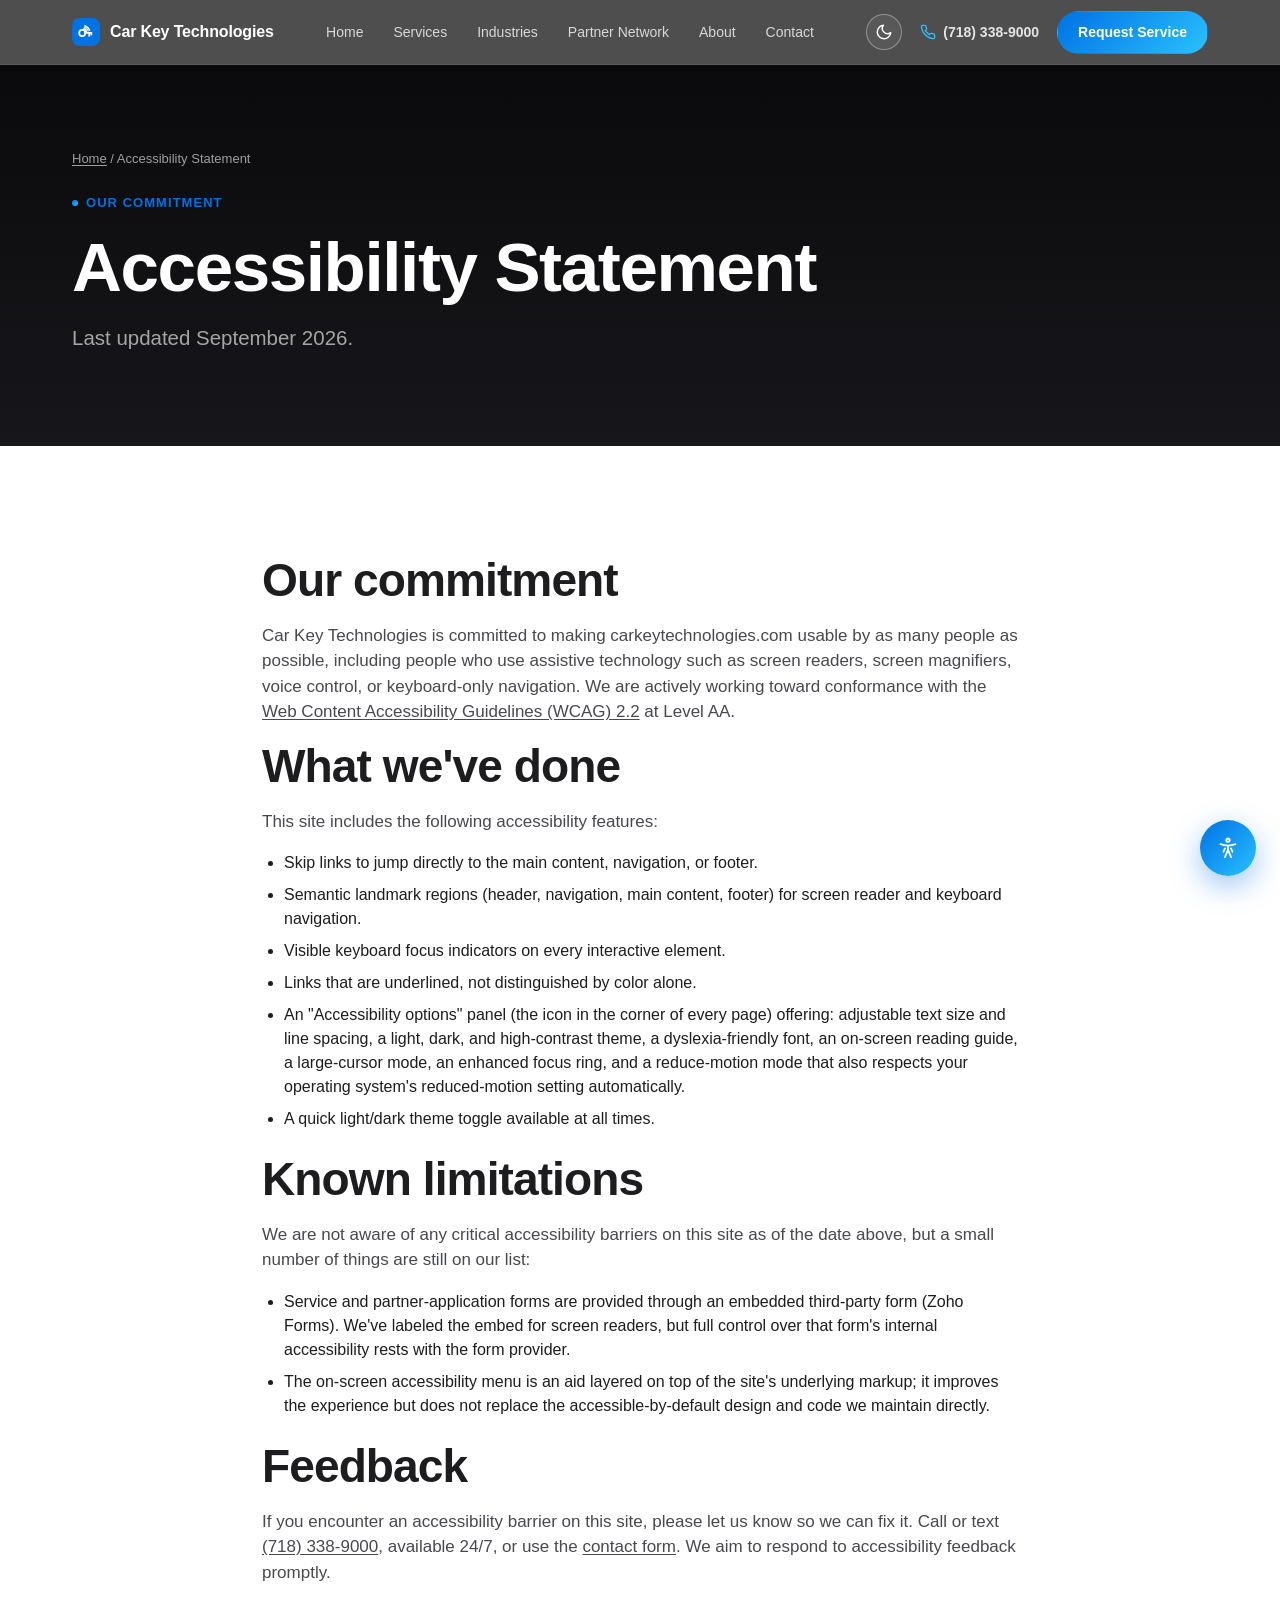
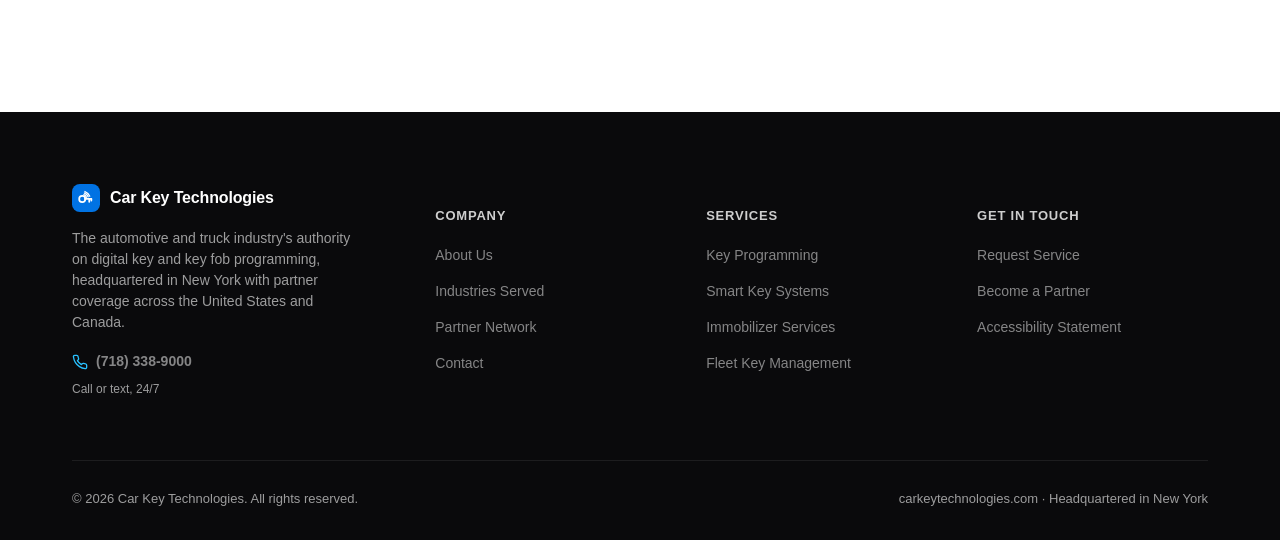
<file: accessibility-statement.html>
<!DOCTYPE html>
<html lang="en">
<head>
<meta charset="UTF-8">
<meta name="viewport" content="width=device-width, initial-scale=1.0">
<title>Accessibility Statement | Car Key Technologies</title>
<meta name="description" content="Car Key Technologies' accessibility statement: our WCAG 2.2 AA commitment, the accessibility features on this site, known limitations, and how to reach us about accessibility issues.">
<link rel="icon" href="favicon.ico" sizes="any">
<link rel="icon" type="image/png" sizes="32x32" href="favicon-32x32.png">
<link rel="icon" type="image/png" sizes="16x16" href="favicon-16x16.png">
<link rel="apple-touch-icon" href="apple-touch-icon.png">
<link rel="stylesheet" href="styles.css">
<link rel="stylesheet" href="a11y.css">
</head>
<body>

<header class="nav">
<div class="wrap">
<a href="index.html" class="brand">
<svg class="mark" viewBox="0 0 32 32" fill="none">
<rect width="32" height="32" rx="9" fill="url(#g0)"/>
<g fill="none" stroke="white" stroke-linecap="round" stroke-linejoin="round">
<circle cx="11.7" cy="17.1" r="3.5" stroke-width="2"/>
<path d="M14.7 17.1L22.1 17.1" stroke-width="2"/>
<path d="M19.7 17.1L19.7 20.3" stroke-width="2"/>
<path d="M22.1 17.1L22.1 18.9" stroke-width="2"/>
<path d="M13.6 12.1A5.3 5.3 0 0 1 16.7 15.3" stroke-width="1.5"/>
<path d="M14.2 10.3A7.2 7.2 0 0 1 18.5 14.6" stroke-width="1.5"/>
<path d="M14.8 8.6A9.1 9.1 0 0 1 20.3 14.0" stroke-width="1.5"/>
</g>
<defs><linearGradient id="g0" x1="0" y1="0" x2="32" y2="32"><stop stop-color="#0071E3"/><stop offset="1" stop-color="#29C1FF"/></linearGradient></defs>
</svg>
Car Key Technologies
</a>
<nav class="nav-links">
<a href="index.html">Home</a>
<a href="services.html">Services</a>
<a href="industries.html">Industries</a>
<a href="partners.html">Partner Network</a>
<a href="about.html">About</a>
<a href="contact.html">Contact</a>
</nav>
<div class="nav-cta">
<a href="tel:+17183389000" class="nav-phone" aria-label="Call or text (718) 338-9000, available 24/7">
<svg viewBox="0 0 24 24" fill="none" stroke="currentColor" stroke-width="2" stroke-linecap="round" stroke-linejoin="round"><path d="M22 16.92v3a2 2 0 01-2.18 2 19.79 19.79 0 01-8.63-3.07 19.5 19.5 0 01-6-6 19.79 19.79 0 01-3.07-8.67A2 2 0 014.11 2h3a2 2 0 012 1.72c.127.96.361 1.903.7 2.81a2 2 0 01-.45 2.11L8.09 9.91a16 16 0 006 6l1.27-1.27a2 2 0 012.11-.45c.907.339 1.85.573 2.81.7A2 2 0 0122 16.92z"/></svg>
<span class="nav-phone-text">(718) 338-9000</span>
</a>
<a href="contact.html" class="btn btn-accent btn-sm">Request Service</a>
<button class="nav-toggle" aria-label="Menu">
<svg width="22" height="22" viewBox="0 0 24 24" fill="none" stroke="currentColor" stroke-width="2" stroke-linecap="round"><line x1="3" y1="6" x2="21" y2="6"/><line x1="3" y1="12" x2="21" y2="12"/><line x1="3" y1="18" x2="21" y2="18"/></svg>
</button>
</div>
</div>
</header>

<section class="page-hero">
<div class="wrap">
<div class="breadcrumb"><a href="index.html">Home</a> / Accessibility Statement</div>
<div class="eyebrow">Our Commitment</div>
<h1 style="max-width:820px;">Accessibility Statement</h1>
<p class="lede" style="margin-top:18px;">Last updated September 2026.</p>
</div>
</section>

<section class="section">
<div class="wrap" style="max-width:820px;">

<h2>Our commitment</h2>
<p>Car Key Technologies is committed to making carkeytechnologies.com usable by as many people as possible, including people who use assistive technology such as screen readers, screen magnifiers, voice control, or keyboard-only navigation. We are actively working toward conformance with the <a href="https://www.w3.org/WAI/WCAG22/quickref/" target="_blank" rel="noopener">Web Content Accessibility Guidelines (WCAG) 2.2</a> at Level AA.</p>

<h2>What we've done</h2>
<p>This site includes the following accessibility features:</p>
<ul style="list-style:disc;margin:0 0 24px;padding-left:22px;display:flex;flex-direction:column;gap:8px;">
<li>Skip links to jump directly to the main content, navigation, or footer.</li>
<li>Semantic landmark regions (header, navigation, main content, footer) for screen reader and keyboard navigation.</li>
<li>Visible keyboard focus indicators on every interactive element.</li>
<li>Links that are underlined, not distinguished by color alone.</li>
<li>An "Accessibility options" panel (the icon in the corner of every page) offering: adjustable text size and line spacing, a light, dark, and high-contrast theme, a dyslexia-friendly font, an on-screen reading guide, a large-cursor mode, an enhanced focus ring, and a reduce-motion mode that also respects your operating system's reduced-motion setting automatically.</li>
<li>A quick light/dark theme toggle available at all times.</li>
</ul>

<h2>Known limitations</h2>
<p>We are not aware of any critical accessibility barriers on this site as of the date above, but a small number of things are still on our list:</p>
<ul style="list-style:disc;margin:0 0 24px;padding-left:22px;display:flex;flex-direction:column;gap:8px;">
<li>Service and partner-application forms are provided through an embedded third-party form (Zoho Forms). We've labeled the embed for screen readers, but full control over that form's internal accessibility rests with the form provider.</li>
<li>The on-screen accessibility menu is an aid layered on top of the site's underlying markup; it improves the experience but does not replace the accessible-by-default design and code we maintain directly.</li>
</ul>

<h2>Feedback</h2>
<p>If you encounter an accessibility barrier on this site, please let us know so we can fix it. Call or text <a href="tel:+17183389000">(718) 338-9000</a>, available 24/7, or use the <a href="contact.html">contact form</a>. We aim to respond to accessibility feedback promptly.</p>

</div>
</section>

<footer class="footer">
<div class="wrap">
<div class="footer-top">
<div class="footer-brand">
<div class="brand">
<svg class="mark" viewBox="0 0 32 32" fill="none">
<rect width="32" height="32" rx="9" fill="url(#gf)"/>
<g fill="none" stroke="white" stroke-linecap="round" stroke-linejoin="round">
<circle cx="11.7" cy="17.1" r="3.5" stroke-width="2"/>
<path d="M14.7 17.1L22.1 17.1" stroke-width="2"/>
<path d="M19.7 17.1L19.7 20.3" stroke-width="2"/>
<path d="M22.1 17.1L22.1 18.9" stroke-width="2"/>
<path d="M13.6 12.1A5.3 5.3 0 0 1 16.7 15.3" stroke-width="1.5"/>
<path d="M14.2 10.3A7.2 7.2 0 0 1 18.5 14.6" stroke-width="1.5"/>
<path d="M14.8 8.6A9.1 9.1 0 0 1 20.3 14.0" stroke-width="1.5"/>
</g>
<defs><linearGradient id="gf" x1="0" y1="0" x2="32" y2="32"><stop stop-color="#0071E3"/><stop offset="1" stop-color="#29C1FF"/></linearGradient></defs>
</svg>
Car Key Technologies
</div>
<p>The automotive and truck industry's authority on digital key and key fob programming, headquartered in New York with partner coverage across the United States and Canada.</p>
<p class="footer-phone">
<a href="tel:+17183389000"><svg viewBox="0 0 24 24" fill="none" stroke="currentColor" stroke-width="2" stroke-linecap="round" stroke-linejoin="round"><path d="M22 16.92v3a2 2 0 01-2.18 2 19.79 19.79 0 01-8.63-3.07 19.5 19.5 0 01-6-6 19.79 19.79 0 01-3.07-8.67A2 2 0 014.11 2h3a2 2 0 012 1.72c.127.96.361 1.903.7 2.81a2 2 0 01-.45 2.11L8.09 9.91a16 16 0 006 6l1.27-1.27a2 2 0 012.11-.45c.907.339 1.85.573 2.81.7A2 2 0 0122 16.92z"/></svg>(718) 338-9000</a>
<span>Call or text, 24/7</span>
</p>
</div>
<div>
<h5>Company</h5>
<ul>
<li><a href="about.html">About Us</a></li>
<li><a href="industries.html">Industries Served</a></li>
<li><a href="partners.html">Partner Network</a></li>
<li><a href="contact.html">Contact</a></li>
</ul>
</div>
<div>
<h5>Services</h5>
<ul>
<li><a href="services.html#programming">Key Programming</a></li>
<li><a href="services.html#smart-key">Smart Key Systems</a></li>
<li><a href="services.html#immobilizer">Immobilizer Services</a></li>
<li><a href="services.html#fleet">Fleet Key Management</a></li>
</ul>
</div>
<div>
<h5>Get In Touch</h5>
<ul>
<li><a href="contact.html">Request Service</a></li>
<li><a href="partners.html">Become a Partner</a></li>
<li><a href="accessibility-statement.html">Accessibility Statement</a></li>
</ul>
</div>
</div>
<div class="footer-bottom">
<span>&copy; <span data-year></span> Car Key Technologies. All rights reserved.</span>
<span>carkeytechnologies.com &middot; Headquartered in New York</span>
</div>
</div>
</footer>

<script src="main.js"></script>
<script src="a11y.js" defer></script>
</body>
</html>
</file>
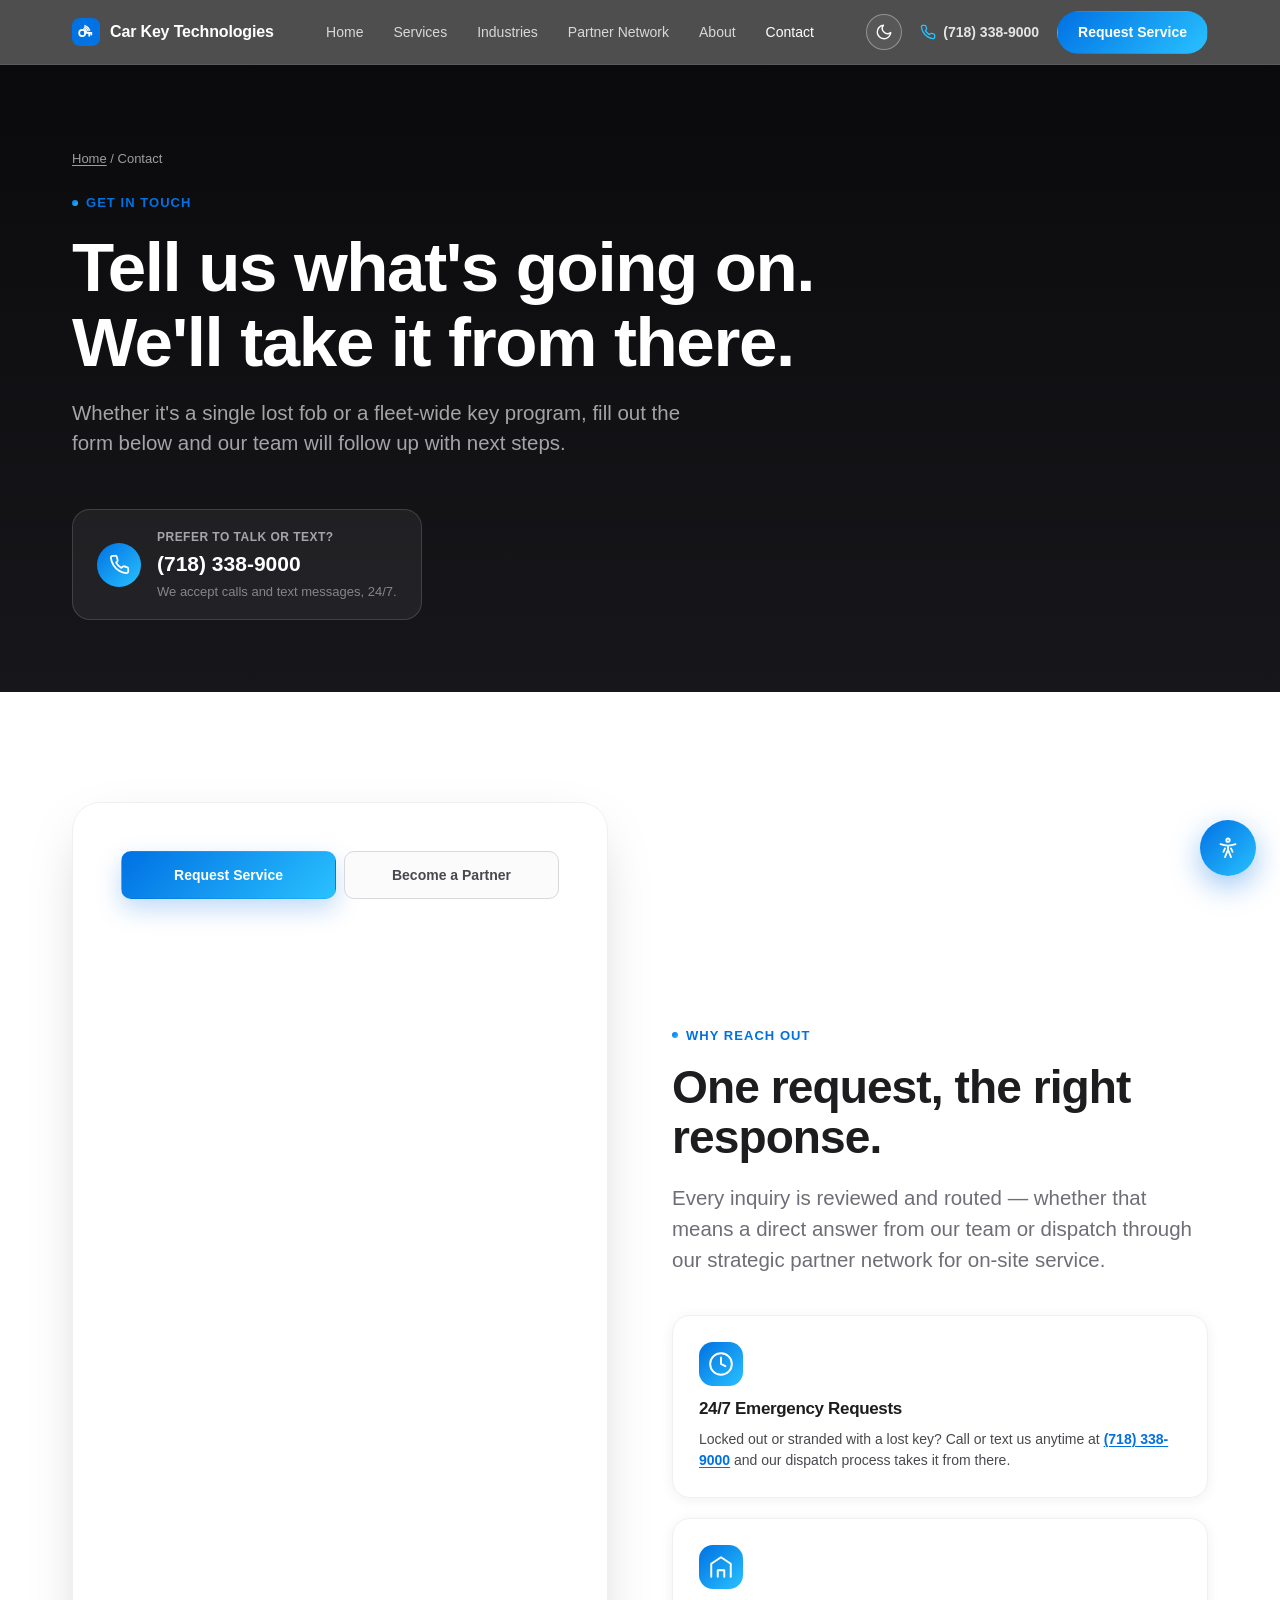
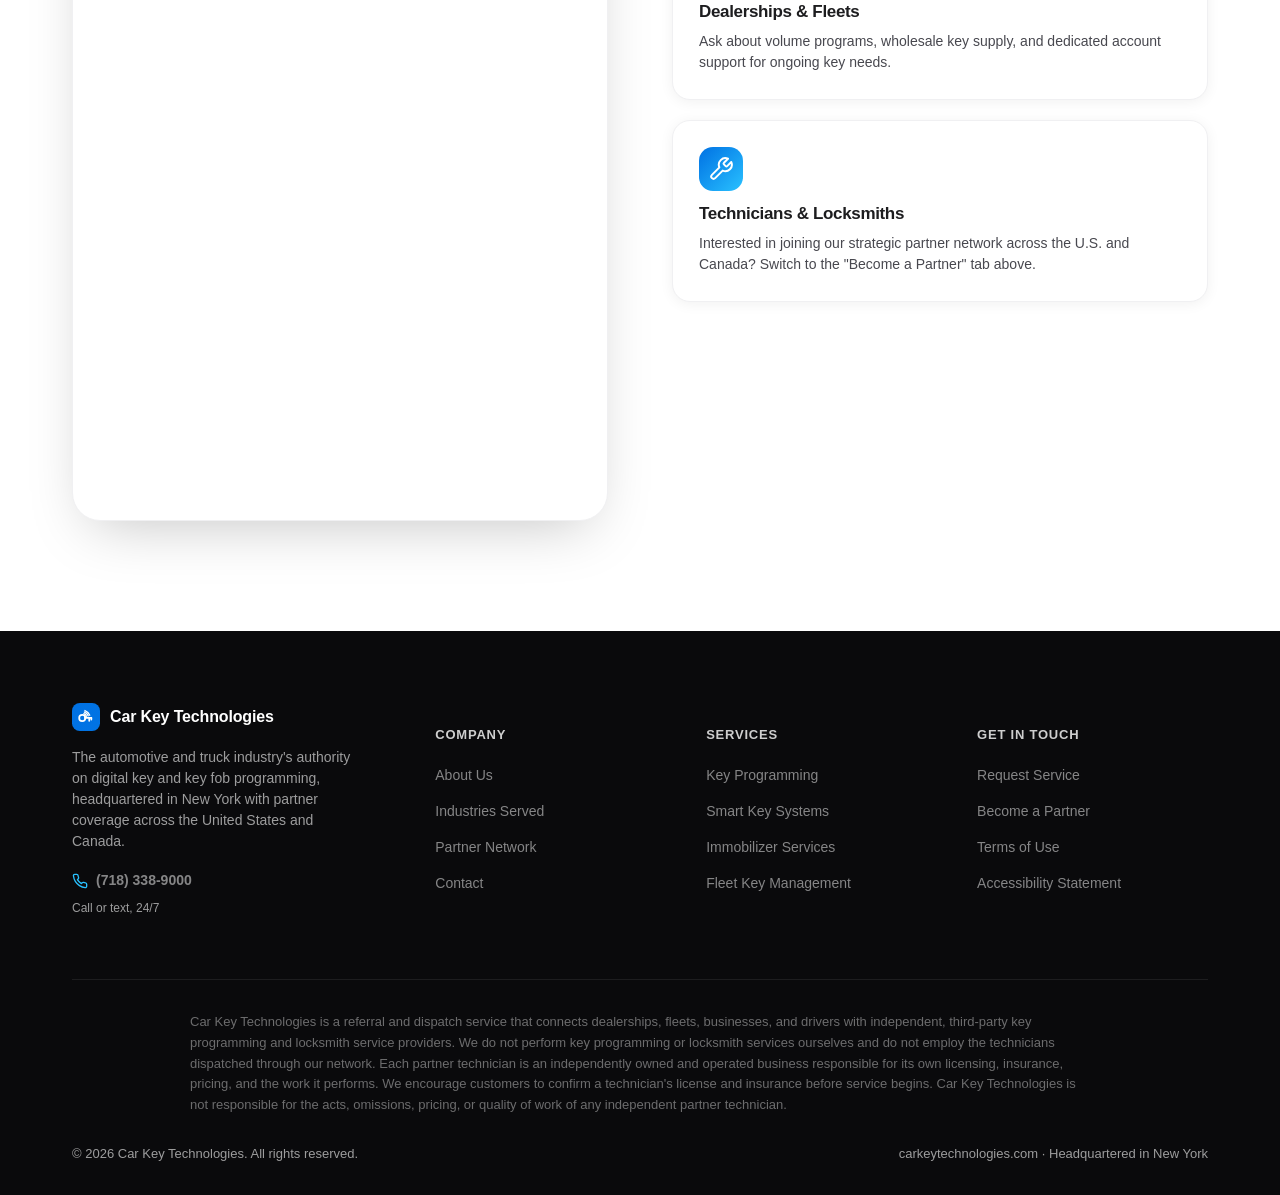
<file: contact.html>
<!DOCTYPE html>
<html lang="en">
<head>
<meta charset="UTF-8">
<meta name="viewport" content="width=device-width, initial-scale=1.0">
<title>Contact | Car Key Technologies</title>
<meta name="description" content="Request digital key or fob service from Car Key Technologies, or apply to join our strategic partner network across the United States and Canada.">
<link rel="icon" href="favicon.ico" sizes="any">
<link rel="icon" type="image/png" sizes="32x32" href="favicon-32x32.png">
<link rel="icon" type="image/png" sizes="16x16" href="favicon-16x16.png">
<link rel="apple-touch-icon" href="apple-touch-icon.png">
<link rel="stylesheet" href="styles.css">
<link rel="stylesheet" href="a11y.css">
</head>
<body>

<header class="nav">
<div class="wrap">
<a href="index.html" class="brand">
<svg class="mark" viewBox="0 0 32 32" fill="none">
<rect width="32" height="32" rx="9" fill="url(#g0)"/>
<g fill="none" stroke="white" stroke-linecap="round" stroke-linejoin="round">
<circle cx="11.7" cy="17.1" r="3.5" stroke-width="2"/>
<path d="M14.7 17.1L22.1 17.1" stroke-width="2"/>
<path d="M19.7 17.1L19.7 20.3" stroke-width="2"/>
<path d="M22.1 17.1L22.1 18.9" stroke-width="2"/>
<path d="M13.6 12.1A5.3 5.3 0 0 1 16.7 15.3" stroke-width="1.5"/>
<path d="M14.2 10.3A7.2 7.2 0 0 1 18.5 14.6" stroke-width="1.5"/>
<path d="M14.8 8.6A9.1 9.1 0 0 1 20.3 14.0" stroke-width="1.5"/>
</g>
<defs><linearGradient id="g0" x1="0" y1="0" x2="32" y2="32"><stop stop-color="#0071E3"/><stop offset="1" stop-color="#29C1FF"/></linearGradient></defs>
</svg>
Car Key Technologies
</a>
<nav class="nav-links">
<a href="index.html">Home</a>
<a href="services.html">Services</a>
<a href="industries.html">Industries</a>
<a href="partners.html">Partner Network</a>
<a href="about.html">About</a>
<a href="contact.html" class="active">Contact</a>
</nav>
<div class="nav-cta">
<a href="tel:+17183389000" class="nav-phone" aria-label="Call or text (718) 338-9000, available 24/7">
<svg viewBox="0 0 24 24" fill="none" stroke="currentColor" stroke-width="2" stroke-linecap="round" stroke-linejoin="round"><path d="M22 16.92v3a2 2 0 01-2.18 2 19.79 19.79 0 01-8.63-3.07 19.5 19.5 0 01-6-6 19.79 19.79 0 01-3.07-8.67A2 2 0 014.11 2h3a2 2 0 012 1.72c.127.96.361 1.903.7 2.81a2 2 0 01-.45 2.11L8.09 9.91a16 16 0 006 6l1.27-1.27a2 2 0 012.11-.45c.907.339 1.85.573 2.81.7A2 2 0 0122 16.92z"/></svg>
<span class="nav-phone-text">(718) 338-9000</span>
</a>
<a href="contact.html" class="btn btn-accent btn-sm">Request Service</a>
<button class="nav-toggle" aria-label="Menu">
<svg width="22" height="22" viewBox="0 0 24 24" fill="none" stroke="currentColor" stroke-width="2" stroke-linecap="round"><line x1="3" y1="6" x2="21" y2="6"/><line x1="3" y1="12" x2="21" y2="12"/><line x1="3" y1="18" x2="21" y2="18"/></svg>
</button>
</div>
</div>
</header>

<section class="page-hero">
<div class="wrap">
<div class="breadcrumb"><a href="index.html">Home</a> / Contact</div>
<div class="eyebrow">Get In Touch</div>
<h1 style="max-width:760px;">Tell us what's going on. We'll take it from there.</h1>
<p class="lede" style="margin-top:18px;">Whether it's a single lost fob or a fleet-wide key program, fill out the form below and our team will follow up with next steps.</p>
<div class="phone-callout reveal">
<div class="icon-circle"><svg viewBox="0 0 24 24" fill="none" stroke="currentColor" stroke-width="2" stroke-linecap="round" stroke-linejoin="round"><path d="M22 16.92v3a2 2 0 01-2.18 2 19.79 19.79 0 01-8.63-3.07 19.5 19.5 0 01-6-6 19.79 19.79 0 01-3.07-8.67A2 2 0 014.11 2h3a2 2 0 012 1.72c.127.96.361 1.903.7 2.81a2 2 0 01-.45 2.11L8.09 9.91a16 16 0 006 6l1.27-1.27a2 2 0 012.11-.45c.907.339 1.85.573 2.81.7A2 2 0 0122 16.92z"/></svg></div>
<div>
<strong>Prefer to talk or text?</strong>
<a href="tel:+17183389000">(718) 338-9000</a>
<span>We accept calls and text messages, 24/7.</span>
</div>
</div>
</div>
</section>

<section class="section">
<div class="wrap">
<div class="split">
<div class="reveal">
<div class="form-card">
<div class="form-tabs" role="tablist">
<button type="button" class="form-tab-btn active" id="tab-btn-service" role="tab" aria-selected="true" aria-controls="tab-panel-service">Request Service</button>
<button type="button" class="form-tab-btn" id="tab-btn-partner" role="tab" aria-selected="false" aria-controls="tab-panel-partner">Become a Partner</button>
</div>
<div class="form-tab-panel active" id="tab-panel-service" role="tabpanel" aria-labelledby="tab-btn-service">
<div class="form-embed">
<div id="zf_div_aoUHM3QTWY2jhJMJXWWXNg8bwTWM-1CiPbafv82naGc"></div>
<script type="text/javascript">
(function() {
try{
var f = document.createElement("iframe");

var ifrmSrc = 'https://forms.zohopublic.com/access/form/ServiceRequest/formperma/aoUHM3QTWY2jhJMJXWWXNg8bwTWM-1CiPbafv82naGc?zf_rszfm=1';

try{
if ( typeof ZFAdvLead != "undefined" && typeof zfutm_zfAdvLead != "undefined" ) {
for( var prmIdx = 0 ; prmIdx < ZFAdvLead.utmPNameArr.length ; prmIdx ++ ) {
var utmPm = ZFAdvLead.utmPNameArr[ prmIdx ];
utmPm = ( ZFAdvLead.isSameDomian && ( ZFAdvLead.utmcustPNameArr.indexOf(utmPm) == -1 ) ) ? "zf_" + utmPm : utmPm;
var utmVal = zfutm_zfAdvLead.zfautm_gC_enc( ZFAdvLead.utmPNameArr[ prmIdx ] );
if ( typeof utmVal !== "undefined" ) {
if ( utmVal != "" ) {
if(ifrmSrc.indexOf('?') > 0){
ifrmSrc = ifrmSrc+'&'+utmPm+'='+utmVal;
}else{
ifrmSrc = ifrmSrc+'?'+utmPm+'='+utmVal;
}
}
}
}
}
if ( typeof ZFLead !== "undefined" && typeof zfutm_zfLead !== "undefined" ) {
for( var prmIdx = 0 ; prmIdx < ZFLead.utmPNameArr.length ; prmIdx ++ ) {
var utmPm = ZFLead.utmPNameArr[ prmIdx ];
var utmVal = zfutm_zfLead.zfutm_gC_enc( ZFLead.utmPNameArr[ prmIdx ] );
if ( typeof utmVal !== "undefined" ) {
if ( utmVal != "" ){
if(ifrmSrc.indexOf('?') > 0){
ifrmSrc = ifrmSrc+'&'+utmPm+'='+utmVal;//No I18N
}else{
ifrmSrc = ifrmSrc+'?'+utmPm+'='+utmVal;//No I18N
}
}
}
}
}
if (!((new RegExp("[?&]referrername=")).test(ifrmSrc))) {
var rfr = window.location.href;

try {
rfr = window.self !== window.top ?
window.top.location.href :
(/^https?:\/\/[\w.-]+\.[a-zA-Z]{2,}/i.test(rfr) ? rfr : "");
} catch (e) {}

if (rfr && rfr !== "") {
if (rfr.length > 1800) {
var queryIndex = rfr.indexOf('?');
if (queryIndex > -1) {
rfr = rfr.substring(0, queryIndex);
}
if (rfr.length > 1800) {
rfr = rfr.substring(0, 1800);
}
}
ifrmSrc += ((ifrmSrc.indexOf('?') > 0) ? '&' : '?') + 'referrername=' + encodeURIComponent(rfr);
}
}
}catch(e){}

f.src = ifrmSrc;
f.style.border="none";
f.style.height="1145px";
f.style.width="99%";
f.style.transition="all 0.5s ease";
f.setAttribute("aria-label", 'Service Request');

var d = document.getElementById("zf_div_aoUHM3QTWY2jhJMJXWWXNg8bwTWM-1CiPbafv82naGc");
d.appendChild(f);
window.addEventListener('message', function (){
var evntData = event.data;
if( evntData && evntData.constructor == String ){
var zf_ifrm_data = evntData.split("|");
if ( zf_ifrm_data.length == 2 || zf_ifrm_data.length == 3 ) {
var zf_perma = zf_ifrm_data[0];
var zf_ifrm_ht_nw = ( parseInt(zf_ifrm_data[1], 10) + 15 ) + "px";
var iframe = document.getElementById("zf_div_aoUHM3QTWY2jhJMJXWWXNg8bwTWM-1CiPbafv82naGc").getElementsByTagName("iframe")[0];
if ( (iframe.src).indexOf('formperma') > 0 && (iframe.src).indexOf(zf_perma) > 0 ) {
var prevIframeHeight = iframe.style.height;
var zf_tout = false;
if( zf_ifrm_data.length == 3 ) {
iframe.scrollIntoView();
zf_tout = true;
}

if ( prevIframeHeight !== zf_ifrm_ht_nw ) {
if( zf_tout ) {
setTimeout(function(){
iframe.style.height = zf_ifrm_ht_nw;
},500);
} else {
iframe.style.height = zf_ifrm_ht_nw;
}
}
}
}
}
}, false);
}catch(e){}

})();
</script>
</div>
</div>
<div class="form-tab-panel" id="tab-panel-partner" role="tabpanel" aria-labelledby="tab-btn-partner">
<div class="form-embed">
<div id="zf_div_0it25ZJLpAhqVu3-XM4l4PCyKd2qC3gaUHEDOsWvd5I"></div>
<script type="text/javascript">
(function() {
try{
var f = document.createElement("iframe");

var ifrmSrc = 'https://forms.zohopublic.com/access/form/PartnerApplication/formperma/0it25ZJLpAhqVu3-XM4l4PCyKd2qC3gaUHEDOsWvd5I?zf_rszfm=1';

try{
if ( typeof ZFAdvLead != "undefined" && typeof zfutm_zfAdvLead != "undefined" ) {
for( var prmIdx = 0 ; prmIdx < ZFAdvLead.utmPNameArr.length ; prmIdx ++ ) {
var utmPm = ZFAdvLead.utmPNameArr[ prmIdx ];
utmPm = ( ZFAdvLead.isSameDomian && ( ZFAdvLead.utmcustPNameArr.indexOf(utmPm) == -1 ) ) ? "zf_" + utmPm : utmPm;
var utmVal = zfutm_zfAdvLead.zfautm_gC_enc( ZFAdvLead.utmPNameArr[ prmIdx ] );
if ( typeof utmVal !== "undefined" ) {
if ( utmVal != "" ) {
if(ifrmSrc.indexOf('?') > 0){
ifrmSrc = ifrmSrc+'&'+utmPm+'='+utmVal;
}else{
ifrmSrc = ifrmSrc+'?'+utmPm+'='+utmVal;
}
}
}
}
}
if ( typeof ZFLead !== "undefined" && typeof zfutm_zfLead !== "undefined" ) {
for( var prmIdx = 0 ; prmIdx < ZFLead.utmPNameArr.length ; prmIdx ++ ) {
var utmPm = ZFLead.utmPNameArr[ prmIdx ];
var utmVal = zfutm_zfLead.zfutm_gC_enc( ZFLead.utmPNameArr[ prmIdx ] );
if ( typeof utmVal !== "undefined" ) {
if ( utmVal != "" ){
if(ifrmSrc.indexOf('?') > 0){
ifrmSrc = ifrmSrc+'&'+utmPm+'='+utmVal;//No I18N
}else{
ifrmSrc = ifrmSrc+'?'+utmPm+'='+utmVal;//No I18N
}
}
}
}
}
if (!((new RegExp("[?&]referrername=")).test(ifrmSrc))) {
var rfr = window.location.href;

try {
rfr = window.self !== window.top ?
window.top.location.href :
(/^https?:\/\/[\w.-]+\.[a-zA-Z]{2,}/i.test(rfr) ? rfr : "");
} catch (e) {}

if (rfr && rfr !== "") {
if (rfr.length > 1800) {
var queryIndex = rfr.indexOf('?');
if (queryIndex > -1) {
rfr = rfr.substring(0, queryIndex);
}
if (rfr.length > 1800) {
rfr = rfr.substring(0, 1800);
}
}
ifrmSrc += ((ifrmSrc.indexOf('?') > 0) ? '&' : '?') + 'referrername=' + encodeURIComponent(rfr);
}
}
}catch(e){}

f.src = ifrmSrc;
f.style.border="none";
f.style.height="1205px";
f.style.width="99%";
f.style.transition="all 0.5s ease";
f.setAttribute("aria-label", 'Partner Application');

var d = document.getElementById("zf_div_0it25ZJLpAhqVu3-XM4l4PCyKd2qC3gaUHEDOsWvd5I");
d.appendChild(f);
window.addEventListener('message', function (){
var evntData = event.data;
if( evntData && evntData.constructor == String ){
var zf_ifrm_data = evntData.split("|");
if ( zf_ifrm_data.length == 2 || zf_ifrm_data.length == 3 ) {
var zf_perma = zf_ifrm_data[0];
var zf_ifrm_ht_nw = ( parseInt(zf_ifrm_data[1], 10) + 15 ) + "px";
var iframe = document.getElementById("zf_div_0it25ZJLpAhqVu3-XM4l4PCyKd2qC3gaUHEDOsWvd5I").getElementsByTagName("iframe")[0];
if ( (iframe.src).indexOf('formperma') > 0 && (iframe.src).indexOf(zf_perma) > 0 ) {
var prevIframeHeight = iframe.style.height;
var zf_tout = false;
if( zf_ifrm_data.length == 3 ) {
iframe.scrollIntoView();
zf_tout = true;
}

if ( prevIframeHeight !== zf_ifrm_ht_nw ) {
if( zf_tout ) {
setTimeout(function(){
iframe.style.height = zf_ifrm_ht_nw;
},500);
} else {
iframe.style.height = zf_ifrm_ht_nw;
}
}
}
}
}
}, false);
}catch(e){}

})();
</script>
</div>
</div>
</div>
</div>
<div class="reveal">
<div class="eyebrow">Why Reach Out</div>
<h2>One request, the right response.</h2>
<p class="lede">Every inquiry is reviewed and routed &mdash; whether that means a direct answer from our team or dispatch through our strategic partner network for on-site service.</p>
<div class="contact-info-grid" style="grid-template-columns:1fr;margin-top:40px;">
<div class="card" style="padding:26px;">
<div class="icon" style="margin-bottom:14px;width:44px;height:44px;"><svg viewBox="0 0 24 24" fill="none" stroke="white" stroke-width="1.8" stroke-linecap="round" stroke-linejoin="round"><circle cx="12" cy="12" r="10"/><path d="M12 6v6l4 2"/></svg></div>
<h3 style="font-size:17px;">24/7 Emergency Requests</h3>
<p style="font-size:14px;">Locked out or stranded with a lost key? Call or text us anytime at <a href="tel:+17183389000" style="color:var(--blue);font-weight:650;">(718) 338-9000</a> and our dispatch process takes it from there.</p>
</div>
<div class="card" style="padding:26px;">
<div class="icon" style="margin-bottom:14px;width:44px;height:44px;"><svg viewBox="0 0 24 24" fill="none" stroke="white" stroke-width="1.8" stroke-linecap="round" stroke-linejoin="round"><path d="M3 21V9l9-6 9 6v12"/><path d="M9 21v-6h6v6"/></svg></div>
<h3 style="font-size:17px;">Dealerships &amp; Fleets</h3>
<p style="font-size:14px;">Ask about volume programs, wholesale key supply, and dedicated account support for ongoing key needs.</p>
</div>
<div class="card" style="padding:26px;">
<div class="icon" style="margin-bottom:14px;width:44px;height:44px;"><svg viewBox="0 0 24 24" fill="none" stroke="white" stroke-width="1.8" stroke-linecap="round" stroke-linejoin="round"><path d="M14.7 6.3a1 1 0 000 1.4l1.6 1.6a1 1 0 001.4 0l3.77-3.77a6 6 0 01-7.94 7.94l-6.91 6.91a2.12 2.12 0 01-3-3l6.91-6.91a6 6 0 017.94-7.94l-3.76 3.76z"/></svg></div>
<h3 style="font-size:17px;">Technicians &amp; Locksmiths</h3>
<p style="font-size:14px;">Interested in joining our strategic partner network across the U.S. and Canada? Switch to the "Become a Partner" tab above.</p>
</div>
</div>
</div>
</div>
</div>
</section>

<footer class="footer">
<div class="wrap">
<div class="footer-top">
<div class="footer-brand">
<div class="brand">
<svg class="mark" viewBox="0 0 32 32" fill="none">
<rect width="32" height="32" rx="9" fill="url(#gf)"/>
<g fill="none" stroke="white" stroke-linecap="round" stroke-linejoin="round">
<circle cx="11.7" cy="17.1" r="3.5" stroke-width="2"/>
<path d="M14.7 17.1L22.1 17.1" stroke-width="2"/>
<path d="M19.7 17.1L19.7 20.3" stroke-width="2"/>
<path d="M22.1 17.1L22.1 18.9" stroke-width="2"/>
<path d="M13.6 12.1A5.3 5.3 0 0 1 16.7 15.3" stroke-width="1.5"/>
<path d="M14.2 10.3A7.2 7.2 0 0 1 18.5 14.6" stroke-width="1.5"/>
<path d="M14.8 8.6A9.1 9.1 0 0 1 20.3 14.0" stroke-width="1.5"/>
</g>
<defs><linearGradient id="gf" x1="0" y1="0" x2="32" y2="32"><stop stop-color="#0071E3"/><stop offset="1" stop-color="#29C1FF"/></linearGradient></defs>
</svg>
Car Key Technologies
</div>
<p>The automotive and truck industry's authority on digital key and key fob programming, headquartered in New York with partner coverage across the United States and Canada.</p>
<p class="footer-phone">
<a href="tel:+17183389000"><svg viewBox="0 0 24 24" fill="none" stroke="currentColor" stroke-width="2" stroke-linecap="round" stroke-linejoin="round"><path d="M22 16.92v3a2 2 0 01-2.18 2 19.79 19.79 0 01-8.63-3.07 19.5 19.5 0 01-6-6 19.79 19.79 0 01-3.07-8.67A2 2 0 014.11 2h3a2 2 0 012 1.72c.127.96.361 1.903.7 2.81a2 2 0 01-.45 2.11L8.09 9.91a16 16 0 006 6l1.27-1.27a2 2 0 012.11-.45c.907.339 1.85.573 2.81.7A2 2 0 0122 16.92z"/></svg>(718) 338-9000</a>
<span>Call or text, 24/7</span>
</p>
</div>
<div>
<h5>Company</h5>
<ul>
<li><a href="about.html">About Us</a></li>
<li><a href="industries.html">Industries Served</a></li>
<li><a href="partners.html">Partner Network</a></li>
<li><a href="contact.html">Contact</a></li>
</ul>
</div>
<div>
<h5>Services</h5>
<ul>
<li><a href="services.html#programming">Key Programming</a></li>
<li><a href="services.html#smart-key">Smart Key Systems</a></li>
<li><a href="services.html#immobilizer">Immobilizer Services</a></li>
<li><a href="services.html#fleet">Fleet Key Management</a></li>
</ul>
</div>
<div>
<h5>Get In Touch</h5>
<ul>
<li><a href="contact.html">Request Service</a></li>
<li><a href="partners.html">Become a Partner</a></li>
<li><a href="terms.html">Terms of Use</a></li>
<li><a href="accessibility-statement.html">Accessibility Statement</a></li>
</ul>
</div>
</div>
<p style="max-width:900px;margin:32px auto 0;font-size:13px;line-height:1.6;color:rgba(255,255,255,0.4);">Car Key Technologies is a referral and dispatch service that connects dealerships, fleets, businesses, and drivers with independent, third-party key programming and locksmith service providers. We do not perform key programming or locksmith services ourselves and do not employ the technicians dispatched through our network. Each partner technician is an independently owned and operated business responsible for its own licensing, insurance, pricing, and the work it performs. We encourage customers to confirm a technician's license and insurance before service begins. Car Key Technologies is not responsible for the acts, omissions, pricing, or quality of work of any independent partner technician.</p>
<div class="footer-bottom">
<span>&copy; <span data-year></span> Car Key Technologies. All rights reserved.</span>
<span>carkeytechnologies.com &middot; Headquartered in New York</span>
</div>
</div>
</footer>

<script src="main.js"></script>
<script src="a11y.js" defer></script>
</body>
</html>
</file>
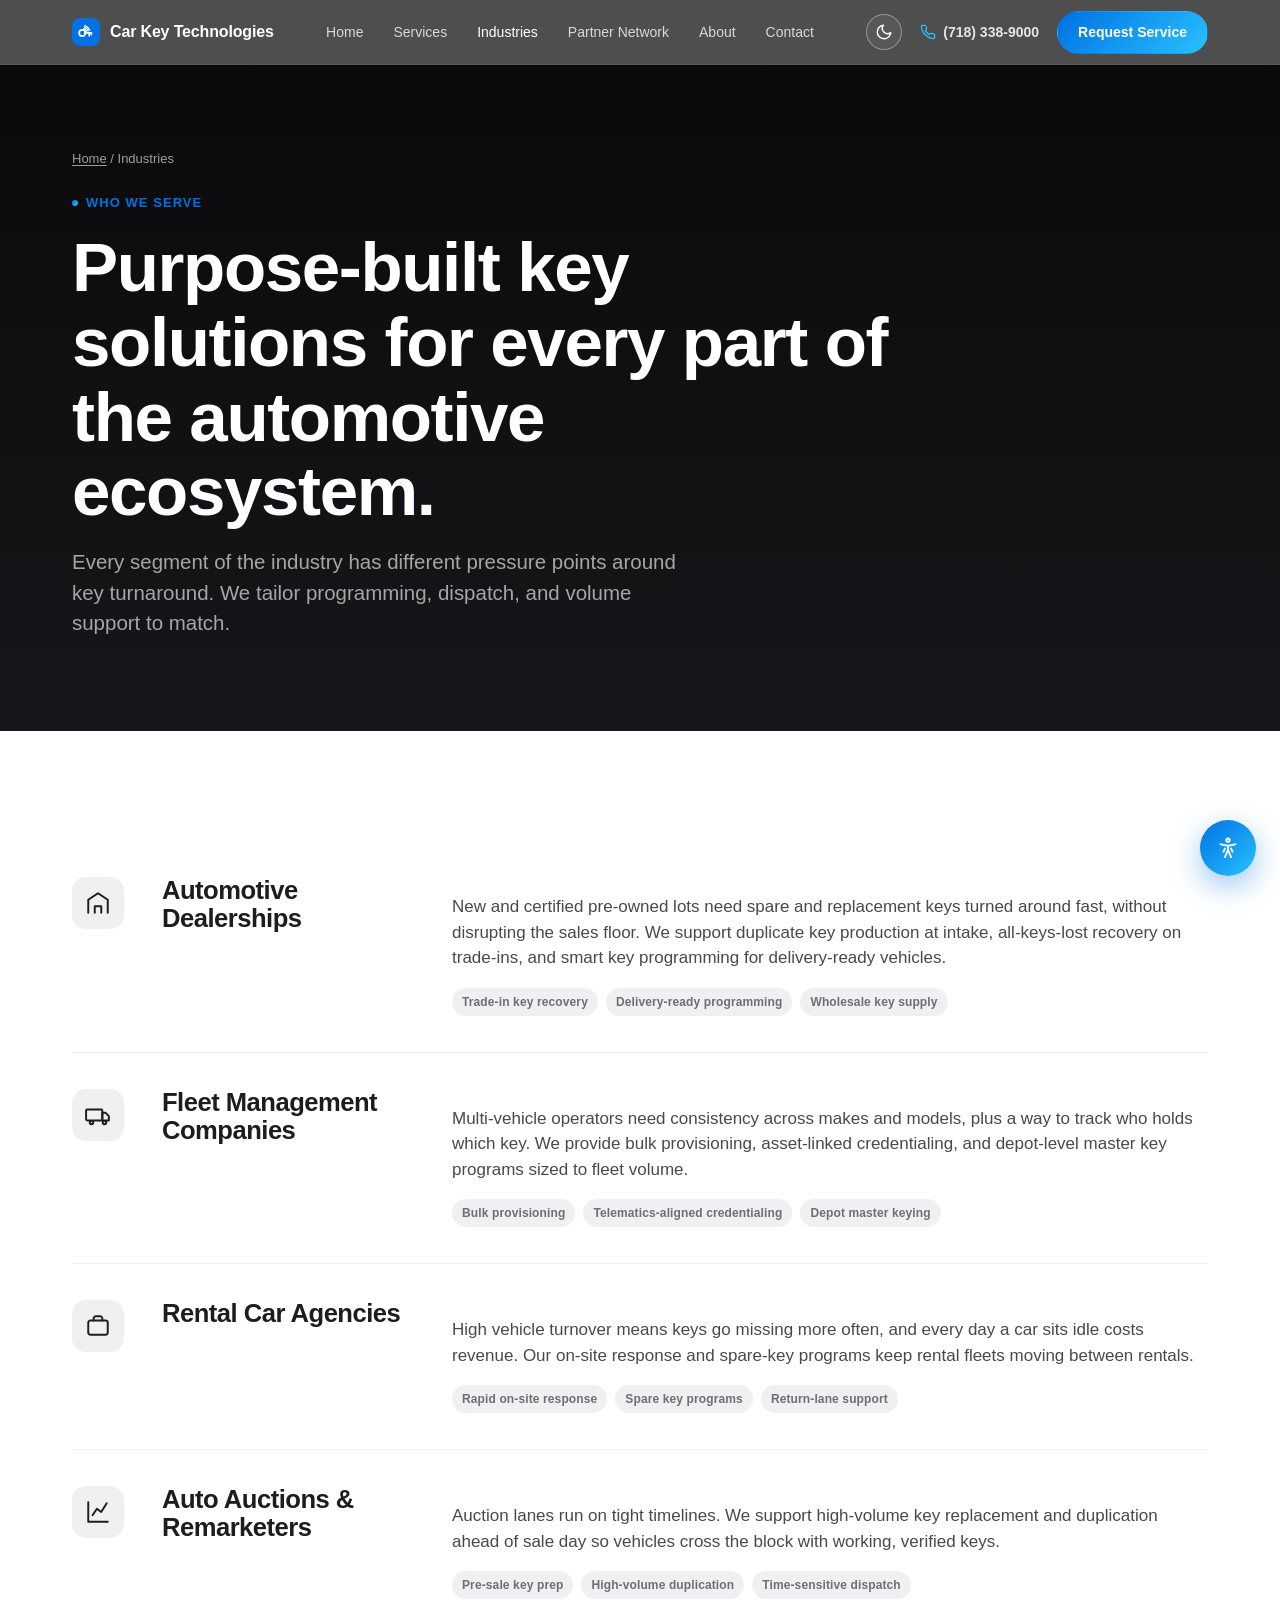
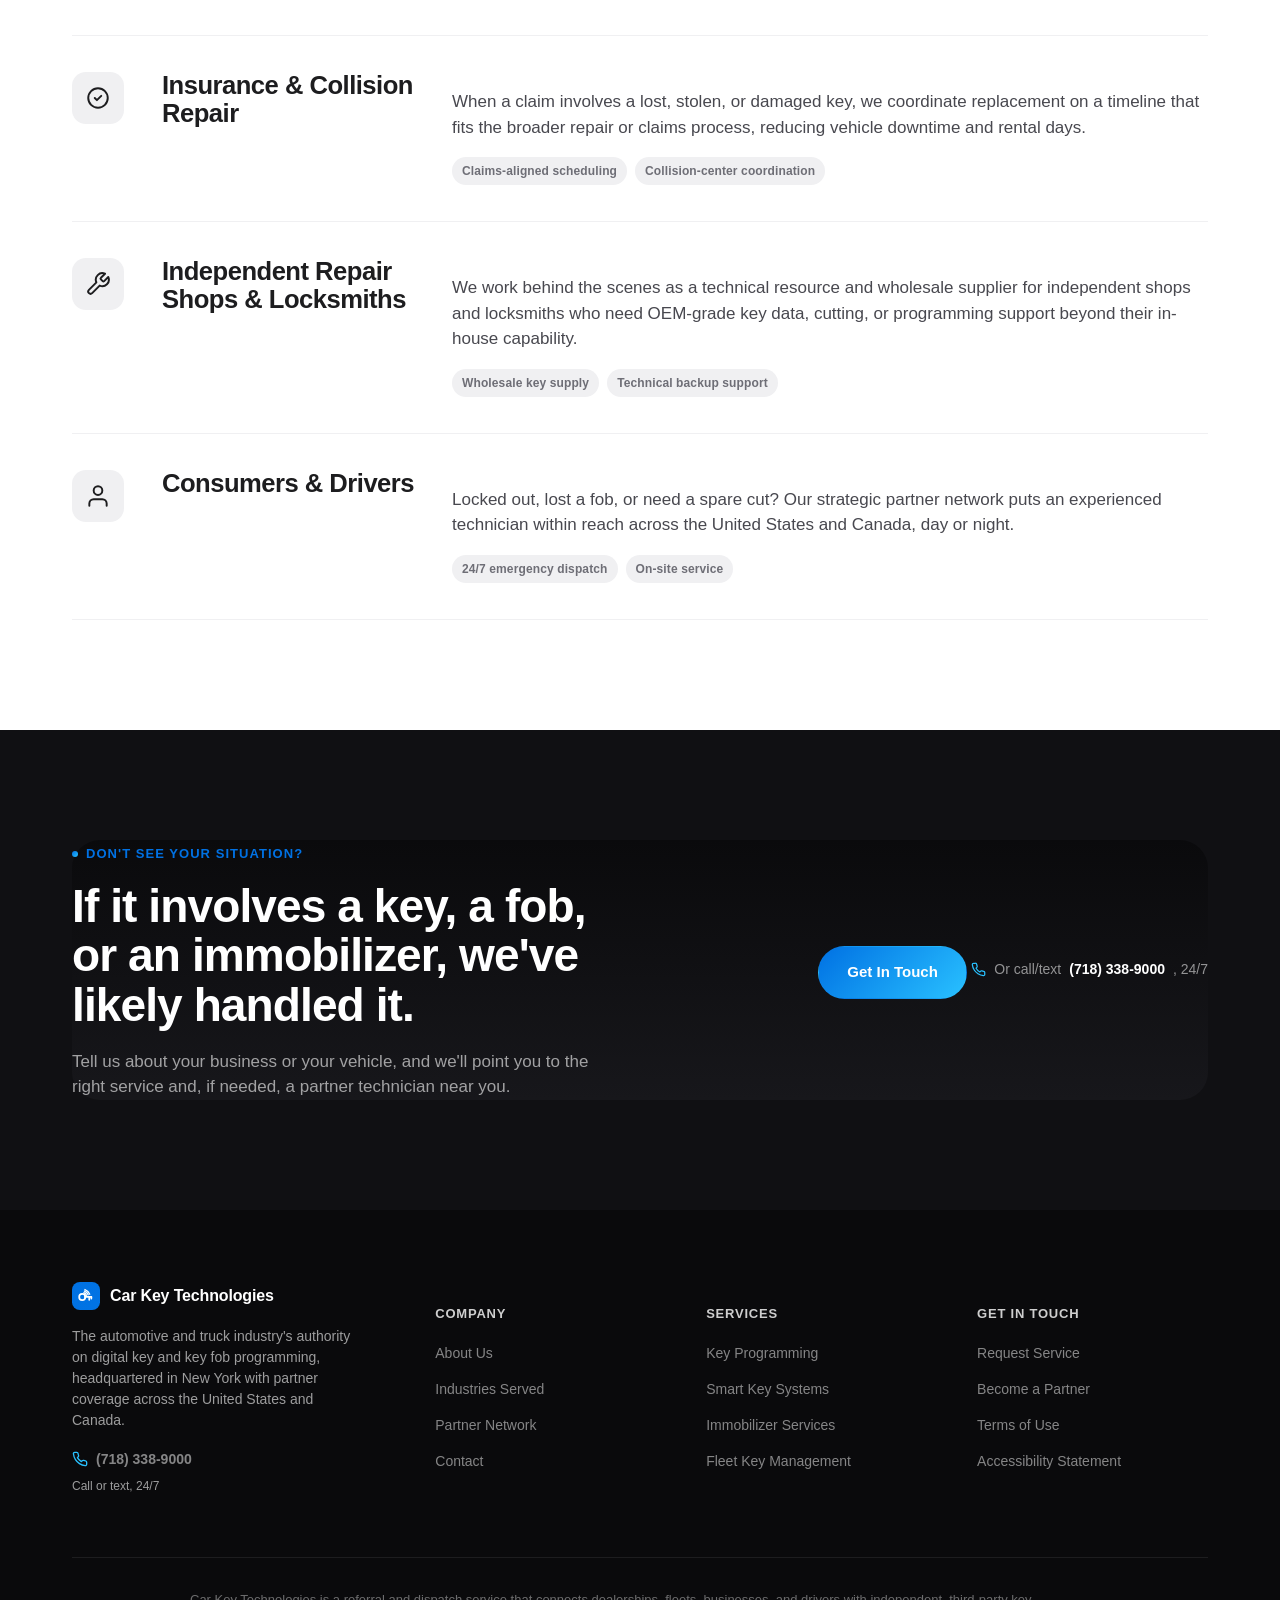
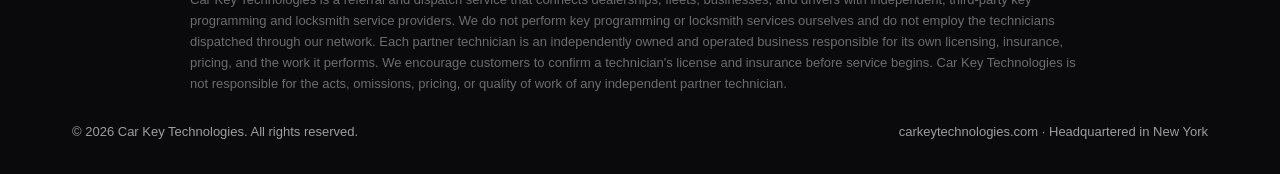
<file: industries.html>
<!DOCTYPE html>
<html lang="en">
<head>
<meta charset="UTF-8">
<meta name="viewport" content="width=device-width, initial-scale=1.0">
<title>Industries We Serve | Car Key Technologies</title>
<meta name="description" content="Car Key Technologies serves dealerships, fleet and rental operators, auto auctions, insurance and collision partners, independent repair shops, and consumers with digital key and fob solutions.">
<link rel="icon" href="favicon.ico" sizes="any">
<link rel="icon" type="image/png" sizes="32x32" href="favicon-32x32.png">
<link rel="icon" type="image/png" sizes="16x16" href="favicon-16x16.png">
<link rel="apple-touch-icon" href="apple-touch-icon.png">
<link rel="stylesheet" href="styles.css">
<link rel="stylesheet" href="a11y.css">
</head>
<body>

<header class="nav">
<div class="wrap">
<a href="index.html" class="brand">
<svg class="mark" viewBox="0 0 32 32" fill="none">
<rect width="32" height="32" rx="9" fill="url(#g0)"/>
<g fill="none" stroke="white" stroke-linecap="round" stroke-linejoin="round">
<circle cx="11.7" cy="17.1" r="3.5" stroke-width="2"/>
<path d="M14.7 17.1L22.1 17.1" stroke-width="2"/>
<path d="M19.7 17.1L19.7 20.3" stroke-width="2"/>
<path d="M22.1 17.1L22.1 18.9" stroke-width="2"/>
<path d="M13.6 12.1A5.3 5.3 0 0 1 16.7 15.3" stroke-width="1.5"/>
<path d="M14.2 10.3A7.2 7.2 0 0 1 18.5 14.6" stroke-width="1.5"/>
<path d="M14.8 8.6A9.1 9.1 0 0 1 20.3 14.0" stroke-width="1.5"/>
</g>
<defs><linearGradient id="g0" x1="0" y1="0" x2="32" y2="32"><stop stop-color="#0071E3"/><stop offset="1" stop-color="#29C1FF"/></linearGradient></defs>
</svg>
Car Key Technologies
</a>
<nav class="nav-links">
<a href="index.html">Home</a>
<a href="services.html">Services</a>
<a href="industries.html" class="active">Industries</a>
<a href="partners.html">Partner Network</a>
<a href="about.html">About</a>
<a href="contact.html">Contact</a>
</nav>
<div class="nav-cta">
<a href="tel:+17183389000" class="nav-phone" aria-label="Call or text (718) 338-9000, available 24/7">
<svg viewBox="0 0 24 24" fill="none" stroke="currentColor" stroke-width="2" stroke-linecap="round" stroke-linejoin="round"><path d="M22 16.92v3a2 2 0 01-2.18 2 19.79 19.79 0 01-8.63-3.07 19.5 19.5 0 01-6-6 19.79 19.79 0 01-3.07-8.67A2 2 0 014.11 2h3a2 2 0 012 1.72c.127.96.361 1.903.7 2.81a2 2 0 01-.45 2.11L8.09 9.91a16 16 0 006 6l1.27-1.27a2 2 0 012.11-.45c.907.339 1.85.573 2.81.7A2 2 0 0122 16.92z"/></svg>
<span class="nav-phone-text">(718) 338-9000</span>
</a>
<a href="contact.html" class="btn btn-accent btn-sm">Request Service</a>
<button class="nav-toggle" aria-label="Menu">
<svg width="22" height="22" viewBox="0 0 24 24" fill="none" stroke="currentColor" stroke-width="2" stroke-linecap="round"><line x1="3" y1="6" x2="21" y2="6"/><line x1="3" y1="12" x2="21" y2="12"/><line x1="3" y1="18" x2="21" y2="18"/></svg>
</button>
</div>
</div>
</header>

<section class="page-hero">
<div class="wrap">
<div class="breadcrumb"><a href="index.html">Home</a> / Industries</div>
<div class="eyebrow">Who We Serve</div>
<h1 style="max-width:820px;">Purpose-built key solutions for every part of the automotive ecosystem.</h1>
<p class="lede" style="margin-top:18px;">Every segment of the industry has different pressure points around key turnaround. We tailor programming, dispatch, and volume support to match.</p>
</div>
</section>

<section class="section">
<div class="wrap">
<div class="industry-row reveal">
<div class="icon"><svg viewBox="0 0 24 24" fill="none" stroke="currentColor" stroke-width="1.8" stroke-linecap="round" stroke-linejoin="round"><path d="M3 21V9l9-6 9 6v12"/><path d="M9 21v-6h6v6"/></svg></div>
<h3>Automotive Dealerships</h3>
<div>
<p>New and certified pre-owned lots need spare and replacement keys turned around fast, without disrupting the sales floor. We support duplicate key production at intake, all-keys-lost recovery on trade-ins, and smart key programming for delivery-ready vehicles.</p>
<div class="tags"><span class="tag">Trade-in key recovery</span><span class="tag">Delivery-ready programming</span><span class="tag">Wholesale key supply</span></div>
</div>
</div>
<div class="industry-row reveal">
<div class="icon"><svg viewBox="0 0 24 24" fill="none" stroke="currentColor" stroke-width="1.8" stroke-linecap="round" stroke-linejoin="round"><rect x="1" y="7" width="15" height="10" rx="1"/><path d="M16 10h3l3 3v4h-6z"/><circle cx="6" cy="19" r="1.6"/><circle cx="18" cy="19" r="1.6"/></svg></div>
<h3>Fleet Management Companies</h3>
<div>
<p>Multi-vehicle operators need consistency across makes and models, plus a way to track who holds which key. We provide bulk provisioning, asset-linked credentialing, and depot-level master key programs sized to fleet volume.</p>
<div class="tags"><span class="tag">Bulk provisioning</span><span class="tag">Telematics-aligned credentialing</span><span class="tag">Depot master keying</span></div>
</div>
</div>
<div class="industry-row reveal">
<div class="icon"><svg viewBox="0 0 24 24" fill="none" stroke="currentColor" stroke-width="1.8" stroke-linecap="round" stroke-linejoin="round"><rect x="3" y="7" width="18" height="13" rx="2"/><path d="M16 7V5a2 2 0 00-2-2h-4a2 2 0 00-2 2v2"/></svg></div>
<h3>Rental Car Agencies</h3>
<div>
<p>High vehicle turnover means keys go missing more often, and every day a car sits idle costs revenue. Our on-site response and spare-key programs keep rental fleets moving between rentals.</p>
<div class="tags"><span class="tag">Rapid on-site response</span><span class="tag">Spare key programs</span><span class="tag">Return-lane support</span></div>
</div>
</div>
<div class="industry-row reveal">
<div class="icon"><svg viewBox="0 0 24 24" fill="none" stroke="currentColor" stroke-width="1.8" stroke-linecap="round" stroke-linejoin="round"><path d="M3 3v18h18"/><path d="M7 15l4-6 4 3 5-8"/></svg></div>
<h3>Auto Auctions &amp; Remarketers</h3>
<div>
<p>Auction lanes run on tight timelines. We support high-volume key replacement and duplication ahead of sale day so vehicles cross the block with working, verified keys.</p>
<div class="tags"><span class="tag">Pre-sale key prep</span><span class="tag">High-volume duplication</span><span class="tag">Time-sensitive dispatch</span></div>
</div>
</div>
<div class="industry-row reveal">
<div class="icon"><svg viewBox="0 0 24 24" fill="none" stroke="currentColor" stroke-width="1.8" stroke-linecap="round" stroke-linejoin="round"><circle cx="12" cy="12" r="9"/><path d="M9 12l2 2 4-4"/></svg></div>
<h3>Insurance &amp; Collision Repair</h3>
<div>
<p>When a claim involves a lost, stolen, or damaged key, we coordinate replacement on a timeline that fits the broader repair or claims process, reducing vehicle downtime and rental days.</p>
<div class="tags"><span class="tag">Claims-aligned scheduling</span><span class="tag">Collision-center coordination</span></div>
</div>
</div>
<div class="industry-row reveal">
<div class="icon"><svg viewBox="0 0 24 24" fill="none" stroke="currentColor" stroke-width="1.8" stroke-linecap="round" stroke-linejoin="round"><path d="M14.7 6.3a1 1 0 000 1.4l1.6 1.6a1 1 0 001.4 0l3.77-3.77a6 6 0 01-7.94 7.94l-6.91 6.91a2.12 2.12 0 01-3-3l6.91-6.91a6 6 0 017.94-7.94l-3.76 3.76z"/></svg></div>
<h3>Independent Repair Shops &amp; Locksmiths</h3>
<div>
<p>We work behind the scenes as a technical resource and wholesale supplier for independent shops and locksmiths who need OEM-grade key data, cutting, or programming support beyond their in-house capability.</p>
<div class="tags"><span class="tag">Wholesale key supply</span><span class="tag">Technical backup support</span></div>
</div>
</div>
<div class="industry-row reveal">
<div class="icon"><svg viewBox="0 0 24 24" fill="none" stroke="currentColor" stroke-width="1.8" stroke-linecap="round" stroke-linejoin="round"><path d="M20 21v-2a4 4 0 00-4-4H8a4 4 0 00-4 4v2"/><circle cx="12" cy="7" r="4"/></svg></div>
<h3>Consumers &amp; Drivers</h3>
<div>
<p>Locked out, lost a fob, or need a spare cut? Our strategic partner network puts an experienced technician within reach across the United States and Canada, day or night.</p>
<div class="tags"><span class="tag">24/7 emergency dispatch</span><span class="tag">On-site service</span></div>
</div>
</div>
</div>
</section>

<section class="section section-dark">
<div class="wrap">
<div class="cta-banner reveal" style="background:transparent;padding:0;text-align:left;overflow:visible;">
<div class="split">
<div>
<div class="eyebrow">Don't See Your Situation?</div>
<h2>If it involves a key, a fob, or an immobilizer, we've likely handled it.</h2>
<p style="margin:0;">Tell us about your business or your vehicle, and we'll point you to the right service and, if needed, a partner technician near you.</p>
</div>
<div style="text-align:right;">
<a href="contact.html" class="btn btn-accent">Get In Touch</a>
<div class="cta-phone" style="margin-top:18px;justify-content:flex-end;">
<svg viewBox="0 0 24 24" fill="none" stroke="currentColor" stroke-width="2" stroke-linecap="round" stroke-linejoin="round"><path d="M22 16.92v3a2 2 0 01-2.18 2 19.79 19.79 0 01-8.63-3.07 19.5 19.5 0 01-6-6 19.79 19.79 0 01-3.07-8.67A2 2 0 014.11 2h3a2 2 0 012 1.72c.127.96.361 1.903.7 2.81a2 2 0 01-.45 2.11L8.09 9.91a16 16 0 006 6l1.27-1.27a2 2 0 012.11-.45c.907.339 1.85.573 2.81.7A2 2 0 0122 16.92z"/></svg>
Or call/text <a href="tel:+17183389000">(718) 338-9000</a>, 24/7
</div>
</div>
</div>
</div>
</div>
</section>

<footer class="footer">
<div class="wrap">
<div class="footer-top">
<div class="footer-brand">
<div class="brand">
<svg class="mark" viewBox="0 0 32 32" fill="none">
<rect width="32" height="32" rx="9" fill="url(#gf)"/>
<g fill="none" stroke="white" stroke-linecap="round" stroke-linejoin="round">
<circle cx="11.7" cy="17.1" r="3.5" stroke-width="2"/>
<path d="M14.7 17.1L22.1 17.1" stroke-width="2"/>
<path d="M19.7 17.1L19.7 20.3" stroke-width="2"/>
<path d="M22.1 17.1L22.1 18.9" stroke-width="2"/>
<path d="M13.6 12.1A5.3 5.3 0 0 1 16.7 15.3" stroke-width="1.5"/>
<path d="M14.2 10.3A7.2 7.2 0 0 1 18.5 14.6" stroke-width="1.5"/>
<path d="M14.8 8.6A9.1 9.1 0 0 1 20.3 14.0" stroke-width="1.5"/>
</g>
<defs><linearGradient id="gf" x1="0" y1="0" x2="32" y2="32"><stop stop-color="#0071E3"/><stop offset="1" stop-color="#29C1FF"/></linearGradient></defs>
</svg>
Car Key Technologies
</div>
<p>The automotive and truck industry's authority on digital key and key fob programming, headquartered in New York with partner coverage across the United States and Canada.</p>
<p class="footer-phone">
<a href="tel:+17183389000"><svg viewBox="0 0 24 24" fill="none" stroke="currentColor" stroke-width="2" stroke-linecap="round" stroke-linejoin="round"><path d="M22 16.92v3a2 2 0 01-2.18 2 19.79 19.79 0 01-8.63-3.07 19.5 19.5 0 01-6-6 19.79 19.79 0 01-3.07-8.67A2 2 0 014.11 2h3a2 2 0 012 1.72c.127.96.361 1.903.7 2.81a2 2 0 01-.45 2.11L8.09 9.91a16 16 0 006 6l1.27-1.27a2 2 0 012.11-.45c.907.339 1.85.573 2.81.7A2 2 0 0122 16.92z"/></svg>(718) 338-9000</a>
<span>Call or text, 24/7</span>
</p>
</div>
<div>
<h5>Company</h5>
<ul>
<li><a href="about.html">About Us</a></li>
<li><a href="industries.html">Industries Served</a></li>
<li><a href="partners.html">Partner Network</a></li>
<li><a href="contact.html">Contact</a></li>
</ul>
</div>
<div>
<h5>Services</h5>
<ul>
<li><a href="services.html#programming">Key Programming</a></li>
<li><a href="services.html#smart-key">Smart Key Systems</a></li>
<li><a href="services.html#immobilizer">Immobilizer Services</a></li>
<li><a href="services.html#fleet">Fleet Key Management</a></li>
</ul>
</div>
<div>
<h5>Get In Touch</h5>
<ul>
<li><a href="contact.html">Request Service</a></li>
<li><a href="partners.html">Become a Partner</a></li>
<li><a href="terms.html">Terms of Use</a></li>
<li><a href="accessibility-statement.html">Accessibility Statement</a></li>
</ul>
</div>
</div>
<p style="max-width:900px;margin:32px auto 0;font-size:13px;line-height:1.6;color:rgba(255,255,255,0.4);">Car Key Technologies is a referral and dispatch service that connects dealerships, fleets, businesses, and drivers with independent, third-party key programming and locksmith service providers. We do not perform key programming or locksmith services ourselves and do not employ the technicians dispatched through our network. Each partner technician is an independently owned and operated business responsible for its own licensing, insurance, pricing, and the work it performs. We encourage customers to confirm a technician's license and insurance before service begins. Car Key Technologies is not responsible for the acts, omissions, pricing, or quality of work of any independent partner technician.</p>
<div class="footer-bottom">
<span>&copy; <span data-year></span> Car Key Technologies. All rights reserved.</span>
<span>carkeytechnologies.com &middot; Headquartered in New York</span>
</div>
</div>
</footer>

<script src="main.js"></script>
<script src="a11y.js" defer></script>
</body>
</html>
</file>
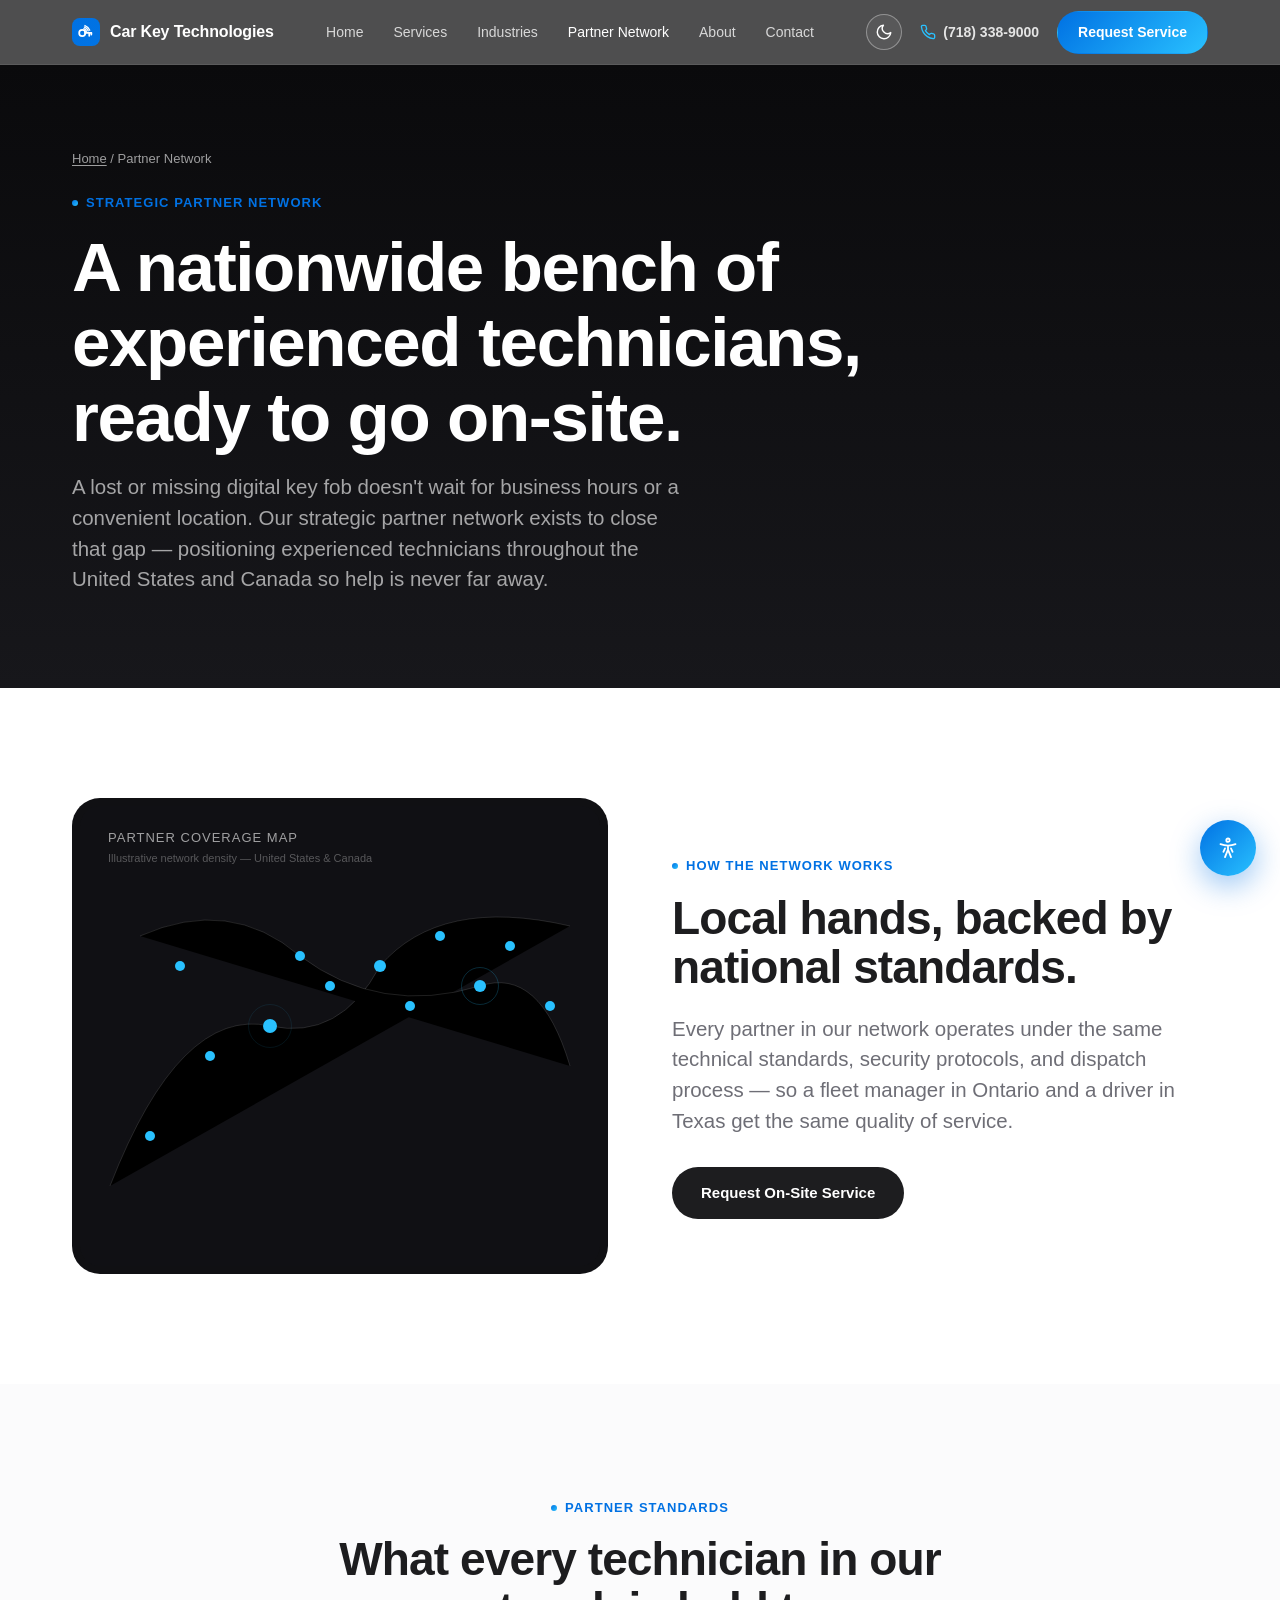
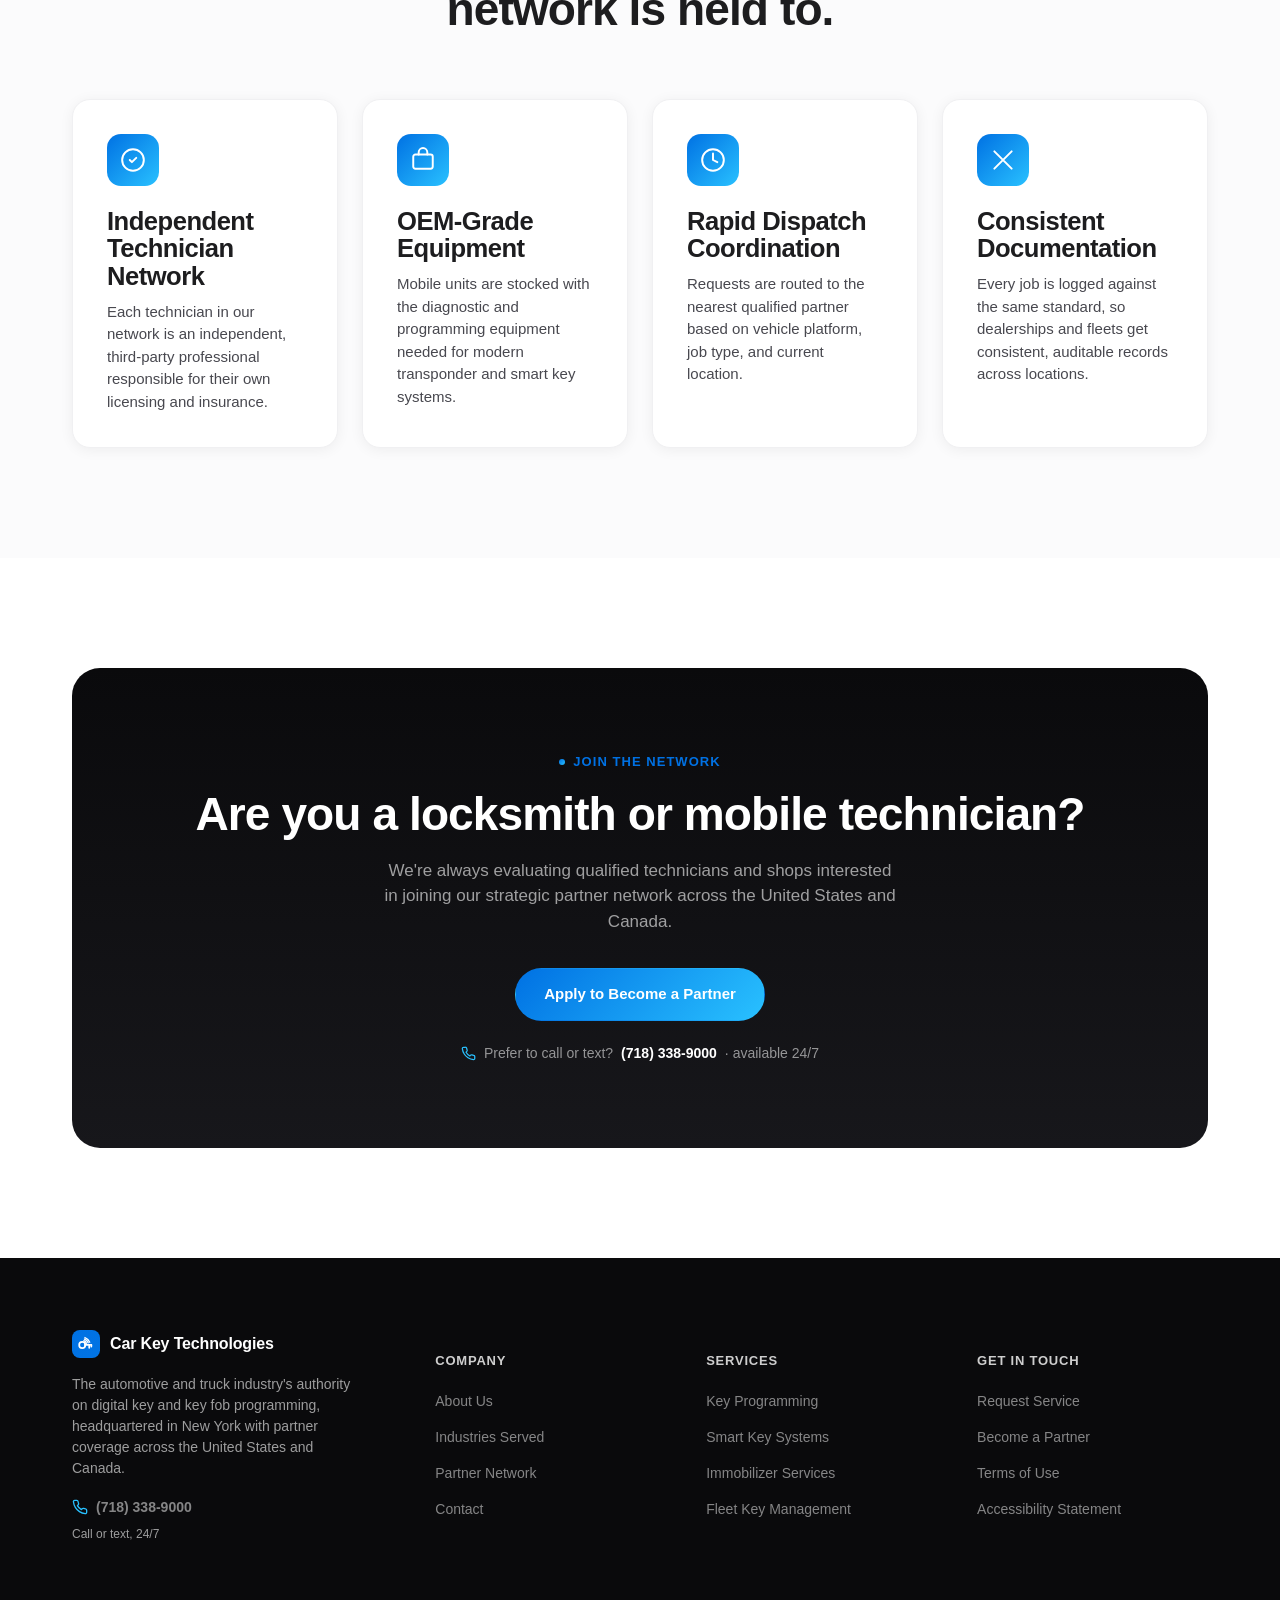
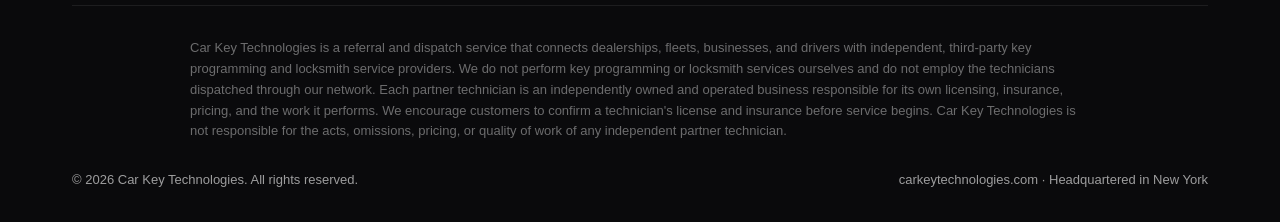
<file: partners.html>
<!DOCTYPE html>
<html lang="en">
<head>
<meta charset="UTF-8">
<meta name="viewport" content="width=device-width, initial-scale=1.0">
<title>Strategic Partner Network | Car Key Technologies</title>
<meta name="description" content="Car Key Technologies coordinates a strategic partner network of experienced technicians across the United States and Canada, delivering on-site service for lost or missing digital car key fobs.">
<link rel="icon" href="favicon.ico" sizes="any">
<link rel="icon" type="image/png" sizes="32x32" href="favicon-32x32.png">
<link rel="icon" type="image/png" sizes="16x16" href="favicon-16x16.png">
<link rel="apple-touch-icon" href="apple-touch-icon.png">
<link rel="stylesheet" href="styles.css">
<link rel="stylesheet" href="a11y.css">
</head>
<body>

<header class="nav">
<div class="wrap">
<a href="index.html" class="brand">
<svg class="mark" viewBox="0 0 32 32" fill="none">
<rect width="32" height="32" rx="9" fill="url(#g0)"/>
<g fill="none" stroke="white" stroke-linecap="round" stroke-linejoin="round">
<circle cx="11.7" cy="17.1" r="3.5" stroke-width="2"/>
<path d="M14.7 17.1L22.1 17.1" stroke-width="2"/>
<path d="M19.7 17.1L19.7 20.3" stroke-width="2"/>
<path d="M22.1 17.1L22.1 18.9" stroke-width="2"/>
<path d="M13.6 12.1A5.3 5.3 0 0 1 16.7 15.3" stroke-width="1.5"/>
<path d="M14.2 10.3A7.2 7.2 0 0 1 18.5 14.6" stroke-width="1.5"/>
<path d="M14.8 8.6A9.1 9.1 0 0 1 20.3 14.0" stroke-width="1.5"/>
</g>
<defs><linearGradient id="g0" x1="0" y1="0" x2="32" y2="32"><stop stop-color="#0071E3"/><stop offset="1" stop-color="#29C1FF"/></linearGradient></defs>
</svg>
Car Key Technologies
</a>
<nav class="nav-links">
<a href="index.html">Home</a>
<a href="services.html">Services</a>
<a href="industries.html">Industries</a>
<a href="partners.html" class="active">Partner Network</a>
<a href="about.html">About</a>
<a href="contact.html">Contact</a>
</nav>
<div class="nav-cta">
<a href="tel:+17183389000" class="nav-phone" aria-label="Call or text (718) 338-9000, available 24/7">
<svg viewBox="0 0 24 24" fill="none" stroke="currentColor" stroke-width="2" stroke-linecap="round" stroke-linejoin="round"><path d="M22 16.92v3a2 2 0 01-2.18 2 19.79 19.79 0 01-8.63-3.07 19.5 19.5 0 01-6-6 19.79 19.79 0 01-3.07-8.67A2 2 0 014.11 2h3a2 2 0 012 1.72c.127.96.361 1.903.7 2.81a2 2 0 01-.45 2.11L8.09 9.91a16 16 0 006 6l1.27-1.27a2 2 0 012.11-.45c.907.339 1.85.573 2.81.7A2 2 0 0122 16.92z"/></svg>
<span class="nav-phone-text">(718) 338-9000</span>
</a>
<a href="contact.html" class="btn btn-accent btn-sm">Request Service</a>
<button class="nav-toggle" aria-label="Menu">
<svg width="22" height="22" viewBox="0 0 24 24" fill="none" stroke="currentColor" stroke-width="2" stroke-linecap="round"><line x1="3" y1="6" x2="21" y2="6"/><line x1="3" y1="12" x2="21" y2="12"/><line x1="3" y1="18" x2="21" y2="18"/></svg>
</button>
</div>
</div>
</header>

<section class="page-hero">
<div class="wrap">
<div class="breadcrumb"><a href="index.html">Home</a> / Partner Network</div>
<div class="eyebrow">Strategic Partner Network</div>
<h1 style="max-width:820px;">A nationwide bench of experienced technicians, ready to go on-site.</h1>
<p class="lede" style="margin-top:18px;">A lost or missing digital key fob doesn't wait for business hours or a convenient location. Our strategic partner network exists to close that gap &mdash; positioning experienced technicians throughout the United States and Canada so help is never far away.</p>
</div>
</section>

<section class="section">
<div class="wrap split">
<div class="split-art reveal">
<div class="network-figure">
<svg viewBox="0 0 520 460" width="100%">
<rect width="520" height="460" rx="20" fill="#101014"/>
<g stroke="rgba(255,255,255,0.12)" stroke-width="1">
<path d="M30 380 Q100 200 190 220 Q260 235 300 160 Q360 90 490 120"/>
<path d="M60 130 Q150 90 220 150 Q300 210 400 180 Q460 160 490 260"/>
</g>
<g fill="#29C1FF">
<circle cx="70" cy="330" r="5"/>
<circle cx="130" cy="250" r="5"/>
<circle cx="190" cy="220" r="7"/>
<circle cx="250" cy="180" r="5"/>
<circle cx="300" cy="160" r="6"/>
<circle cx="360" cy="130" r="5"/>
<circle cx="430" cy="140" r="5"/>
<circle cx="470" cy="200" r="5"/>
<circle cx="100" cy="160" r="5"/>
<circle cx="220" cy="150" r="5"/>
<circle cx="330" cy="200" r="5"/>
<circle cx="400" cy="180" r="6"/>
</g>
<g fill="none" stroke="#29C1FF">
<circle cx="190" cy="220" r="14" opacity="0.5"><animate attributeName="r" values="10;24;10" dur="2.6s" repeatCount="indefinite"/><animate attributeName="opacity" values="0.55;0;0.55" dur="2.6s" repeatCount="indefinite"/></circle>
<circle cx="400" cy="180" r="14" opacity="0.5"><animate attributeName="r" values="10;24;10" dur="2.2s" repeatCount="indefinite"/><animate attributeName="opacity" values="0.55;0;0.55" dur="2.2s" repeatCount="indefinite"/></circle>
</g>
<text x="28" y="36" fill="rgba(255,255,255,0.6)" font-family="Arial" font-size="13" letter-spacing="1">PARTNER COVERAGE MAP</text>
<text x="28" y="56" fill="rgba(255,255,255,0.3)" font-family="Arial" font-size="11">Illustrative network density &mdash; United States &amp; Canada</text>
</svg>
</div>
</div>
<div class="split-copy reveal">
<div class="eyebrow">How the Network Works</div>
<h2>Local hands, backed by national standards.</h2>
<p class="lede">Every partner in our network operates under the same technical standards, security protocols, and dispatch process &mdash; so a fleet manager in Ontario and a driver in Texas get the same quality of service.</p>
<div class="btn-row" style="margin-top:30px;">
<a href="contact.html" class="btn btn-primary">Request On-Site Service</a>
</div>
</div>
</div>
</section>

<section class="section section-alt">
<div class="wrap">
<div class="section-head center reveal">
<div class="eyebrow">Partner Standards</div>
<h2>What every technician in our network is held to.</h2>
</div>
<div class="grid grid-4 reveal">
<div class="card">
<div class="icon"><svg viewBox="0 0 24 24" fill="none" stroke="white" stroke-width="1.8" stroke-linecap="round" stroke-linejoin="round"><path d="M9 12l2 2 4-4"/><circle cx="12" cy="12" r="10"/></svg></div>
<h3>Independent Technician Network</h3>
<p>Each technician in our network is an independent, third-party professional responsible for their own licensing and insurance.</p>
</div>
<div class="card">
<div class="icon"><svg viewBox="0 0 24 24" fill="none" stroke="white" stroke-width="1.8" stroke-linecap="round" stroke-linejoin="round"><rect x="3" y="7" width="18" height="13" rx="2"/><path d="M8 7V5a4 4 0 018 0v2"/></svg></div>
<h3>OEM-Grade Equipment</h3>
<p>Mobile units are stocked with the diagnostic and programming equipment needed for modern transponder and smart key systems.</p>
</div>
<div class="card">
<div class="icon"><svg viewBox="0 0 24 24" fill="none" stroke="white" stroke-width="1.8" stroke-linecap="round" stroke-linejoin="round"><circle cx="12" cy="12" r="10"/><path d="M12 6v6l4 2"/></svg></div>
<h3>Rapid Dispatch Coordination</h3>
<p>Requests are routed to the nearest qualified partner based on vehicle platform, job type, and current location.</p>
</div>
<div class="card">
<div class="icon"><svg viewBox="0 0 24 24" fill="none" stroke="white" stroke-width="1.8" stroke-linecap="round" stroke-linejoin="round"><path d="M4 4l16 16M20 4L4 20"/></svg></div>
<h3>Consistent Documentation</h3>
<p>Every job is logged against the same standard, so dealerships and fleets get consistent, auditable records across locations.</p>
</div>
</div>
</div>
</section>

<section class="section">
<div class="wrap">
<div class="cta-banner reveal">
<div class="eyebrow" style="justify-content:center;">Join the Network</div>
<h2>Are you a locksmith or mobile technician?</h2>
<p>We're always evaluating qualified technicians and shops interested in joining our strategic partner network across the United States and Canada.</p>
<div class="btn-row">
<a href="contact.html#partner" class="btn btn-accent">Apply to Become a Partner</a>
</div>
<div class="cta-phone">
<svg viewBox="0 0 24 24" fill="none" stroke="currentColor" stroke-width="2" stroke-linecap="round" stroke-linejoin="round"><path d="M22 16.92v3a2 2 0 01-2.18 2 19.79 19.79 0 01-8.63-3.07 19.5 19.5 0 01-6-6 19.79 19.79 0 01-3.07-8.67A2 2 0 014.11 2h3a2 2 0 012 1.72c.127.96.361 1.903.7 2.81a2 2 0 01-.45 2.11L8.09 9.91a16 16 0 006 6l1.27-1.27a2 2 0 012.11-.45c.907.339 1.85.573 2.81.7A2 2 0 0122 16.92z"/></svg>
Prefer to call or text? <a href="tel:+17183389000">(718) 338-9000</a> &middot; available 24/7
</div>
</div>
</div>
</section>

<footer class="footer">
<div class="wrap">
<div class="footer-top">
<div class="footer-brand">
<div class="brand">
<svg class="mark" viewBox="0 0 32 32" fill="none">
<rect width="32" height="32" rx="9" fill="url(#gf)"/>
<g fill="none" stroke="white" stroke-linecap="round" stroke-linejoin="round">
<circle cx="11.7" cy="17.1" r="3.5" stroke-width="2"/>
<path d="M14.7 17.1L22.1 17.1" stroke-width="2"/>
<path d="M19.7 17.1L19.7 20.3" stroke-width="2"/>
<path d="M22.1 17.1L22.1 18.9" stroke-width="2"/>
<path d="M13.6 12.1A5.3 5.3 0 0 1 16.7 15.3" stroke-width="1.5"/>
<path d="M14.2 10.3A7.2 7.2 0 0 1 18.5 14.6" stroke-width="1.5"/>
<path d="M14.8 8.6A9.1 9.1 0 0 1 20.3 14.0" stroke-width="1.5"/>
</g>
<defs><linearGradient id="gf" x1="0" y1="0" x2="32" y2="32"><stop stop-color="#0071E3"/><stop offset="1" stop-color="#29C1FF"/></linearGradient></defs>
</svg>
Car Key Technologies
</div>
<p>The automotive and truck industry's authority on digital key and key fob programming, headquartered in New York with partner coverage across the United States and Canada.</p>
<p class="footer-phone">
<a href="tel:+17183389000"><svg viewBox="0 0 24 24" fill="none" stroke="currentColor" stroke-width="2" stroke-linecap="round" stroke-linejoin="round"><path d="M22 16.92v3a2 2 0 01-2.18 2 19.79 19.79 0 01-8.63-3.07 19.5 19.5 0 01-6-6 19.79 19.79 0 01-3.07-8.67A2 2 0 014.11 2h3a2 2 0 012 1.72c.127.96.361 1.903.7 2.81a2 2 0 01-.45 2.11L8.09 9.91a16 16 0 006 6l1.27-1.27a2 2 0 012.11-.45c.907.339 1.85.573 2.81.7A2 2 0 0122 16.92z"/></svg>(718) 338-9000</a>
<span>Call or text, 24/7</span>
</p>
</div>
<div>
<h5>Company</h5>
<ul>
<li><a href="about.html">About Us</a></li>
<li><a href="industries.html">Industries Served</a></li>
<li><a href="partners.html">Partner Network</a></li>
<li><a href="contact.html">Contact</a></li>
</ul>
</div>
<div>
<h5>Services</h5>
<ul>
<li><a href="services.html#programming">Key Programming</a></li>
<li><a href="services.html#smart-key">Smart Key Systems</a></li>
<li><a href="services.html#immobilizer">Immobilizer Services</a></li>
<li><a href="services.html#fleet">Fleet Key Management</a></li>
</ul>
</div>
<div>
<h5>Get In Touch</h5>
<ul>
<li><a href="contact.html">Request Service</a></li>
<li><a href="partners.html">Become a Partner</a></li>
<li><a href="terms.html">Terms of Use</a></li>
<li><a href="accessibility-statement.html">Accessibility Statement</a></li>
</ul>
</div>
</div>
<p style="max-width:900px;margin:32px auto 0;font-size:13px;line-height:1.6;color:rgba(255,255,255,0.4);">Car Key Technologies is a referral and dispatch service that connects dealerships, fleets, businesses, and drivers with independent, third-party key programming and locksmith service providers. We do not perform key programming or locksmith services ourselves and do not employ the technicians dispatched through our network. Each partner technician is an independently owned and operated business responsible for its own licensing, insurance, pricing, and the work it performs. We encourage customers to confirm a technician's license and insurance before service begins. Car Key Technologies is not responsible for the acts, omissions, pricing, or quality of work of any independent partner technician.</p>
<div class="footer-bottom">
<span>&copy; <span data-year></span> Car Key Technologies. All rights reserved.</span>
<span>carkeytechnologies.com &middot; Headquartered in New York</span>
</div>
</div>
</footer>

<script src="main.js"></script>
<script src="a11y.js" defer></script>
</body>
</html>
</file>
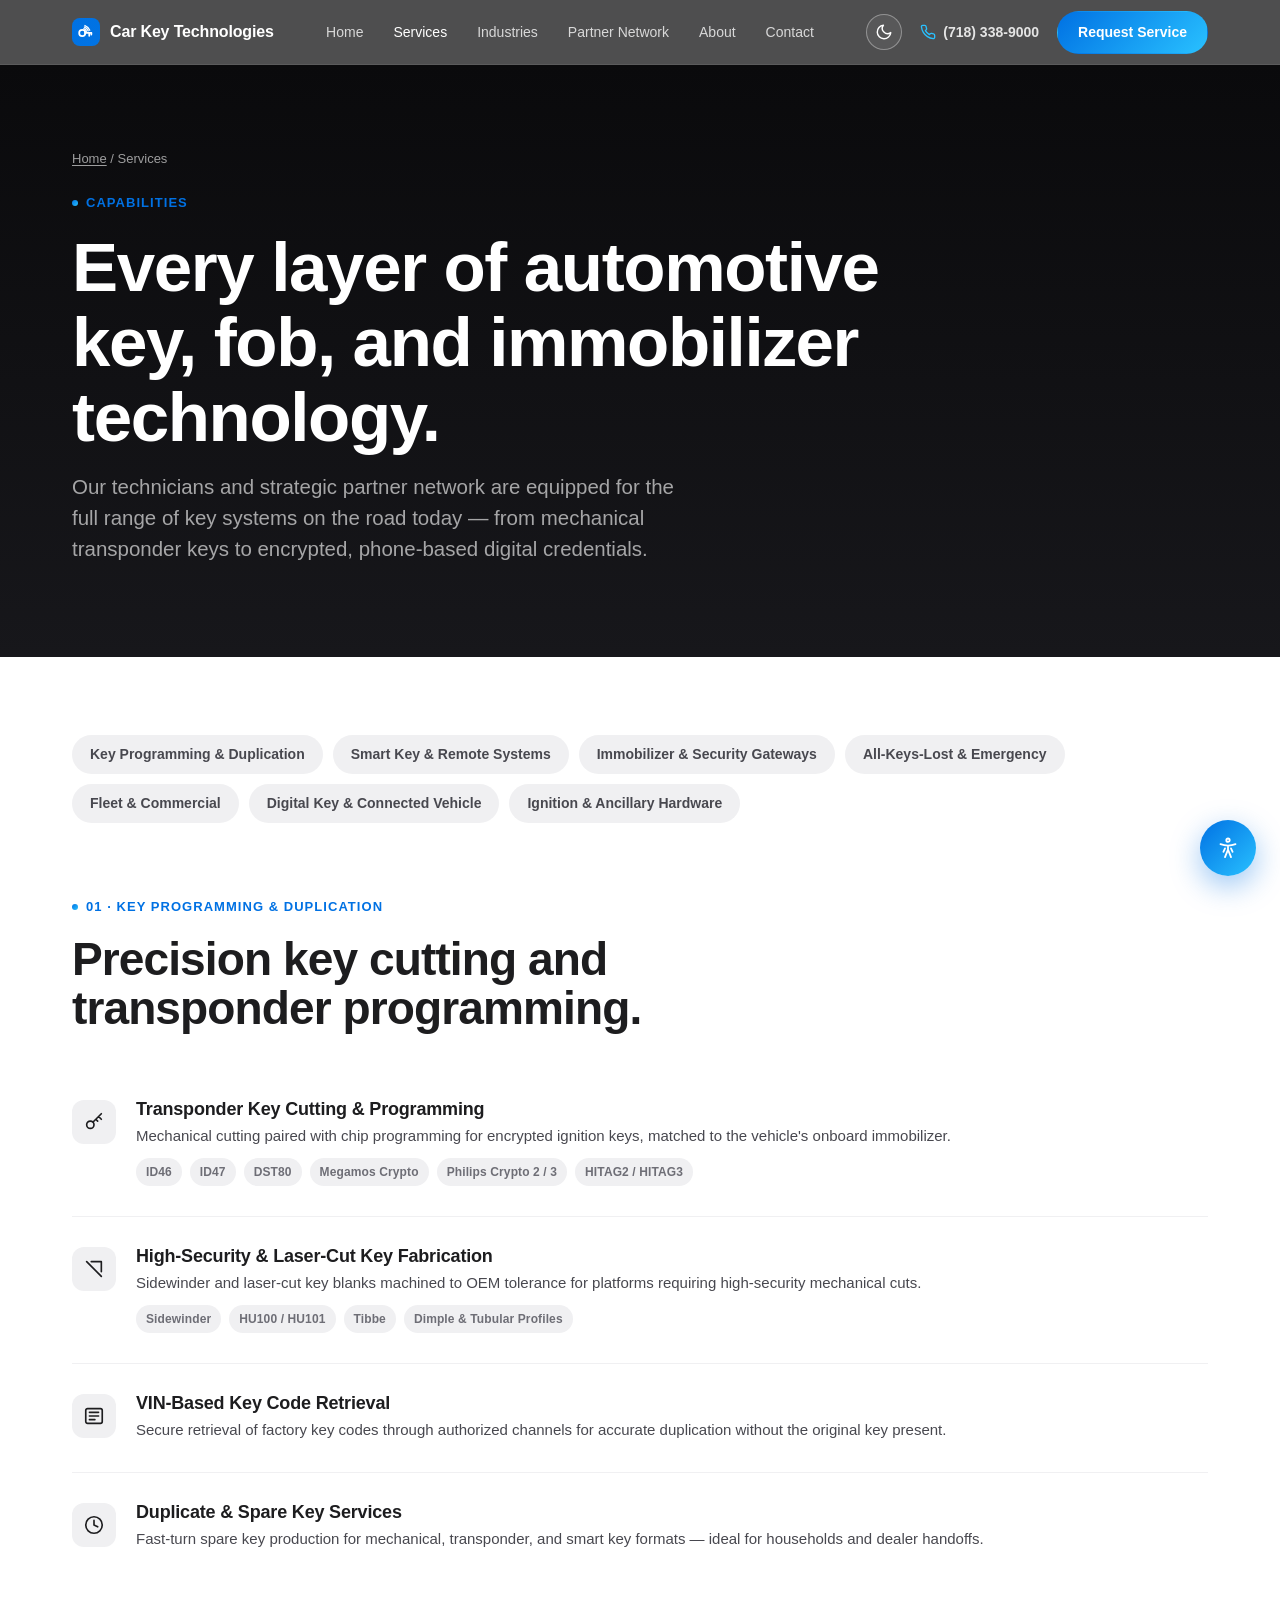
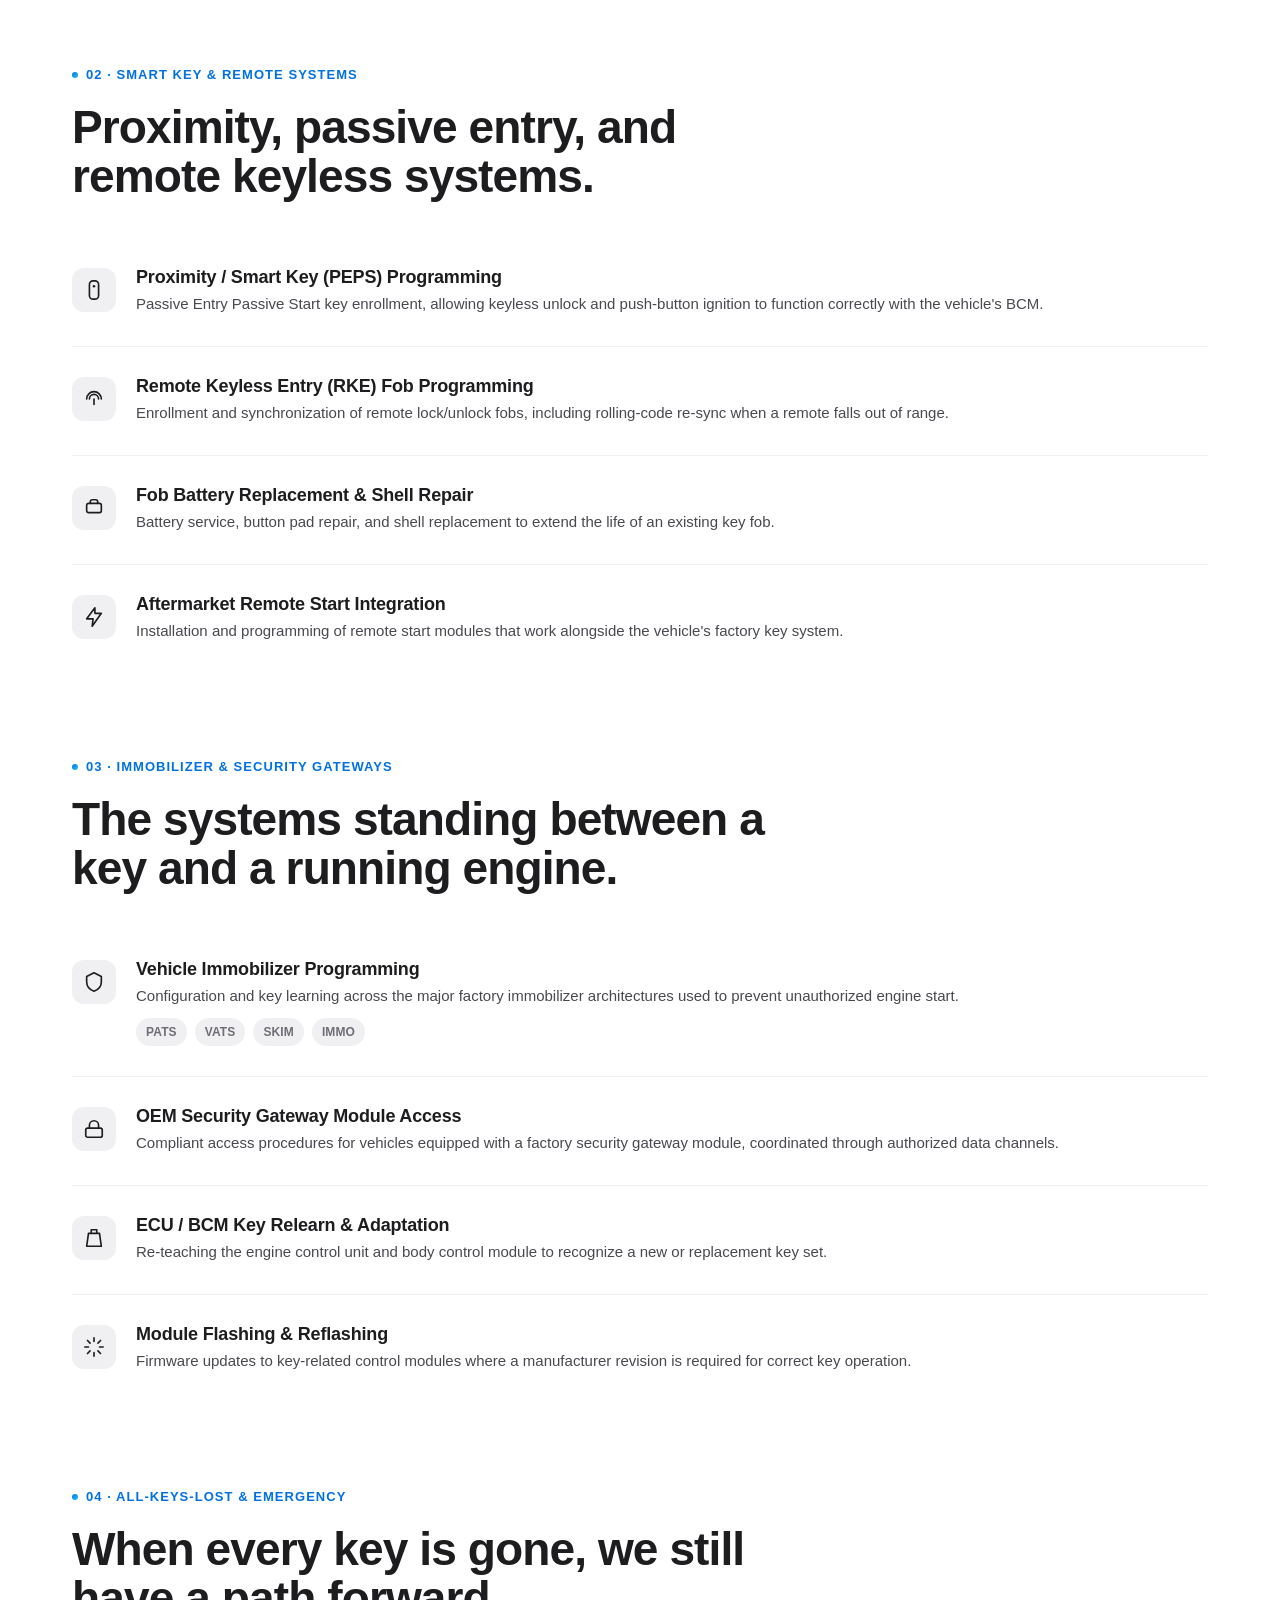
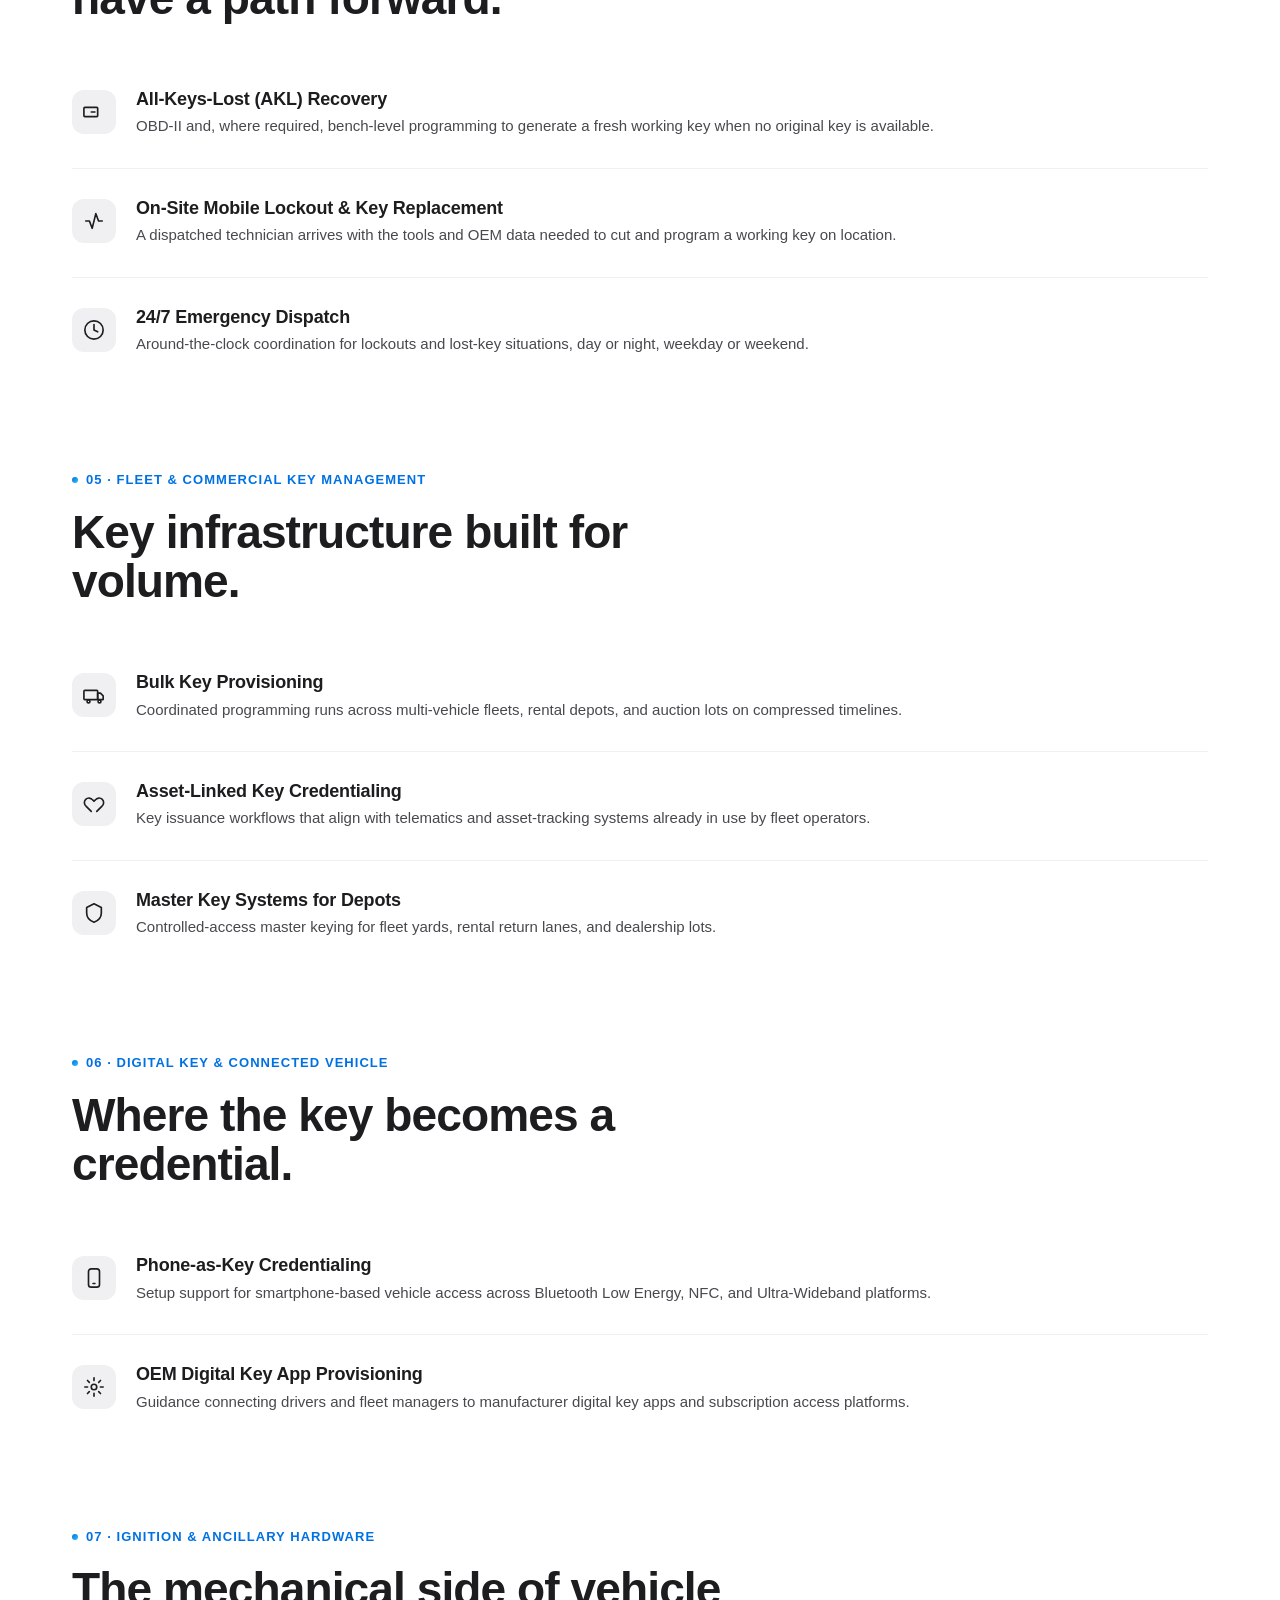
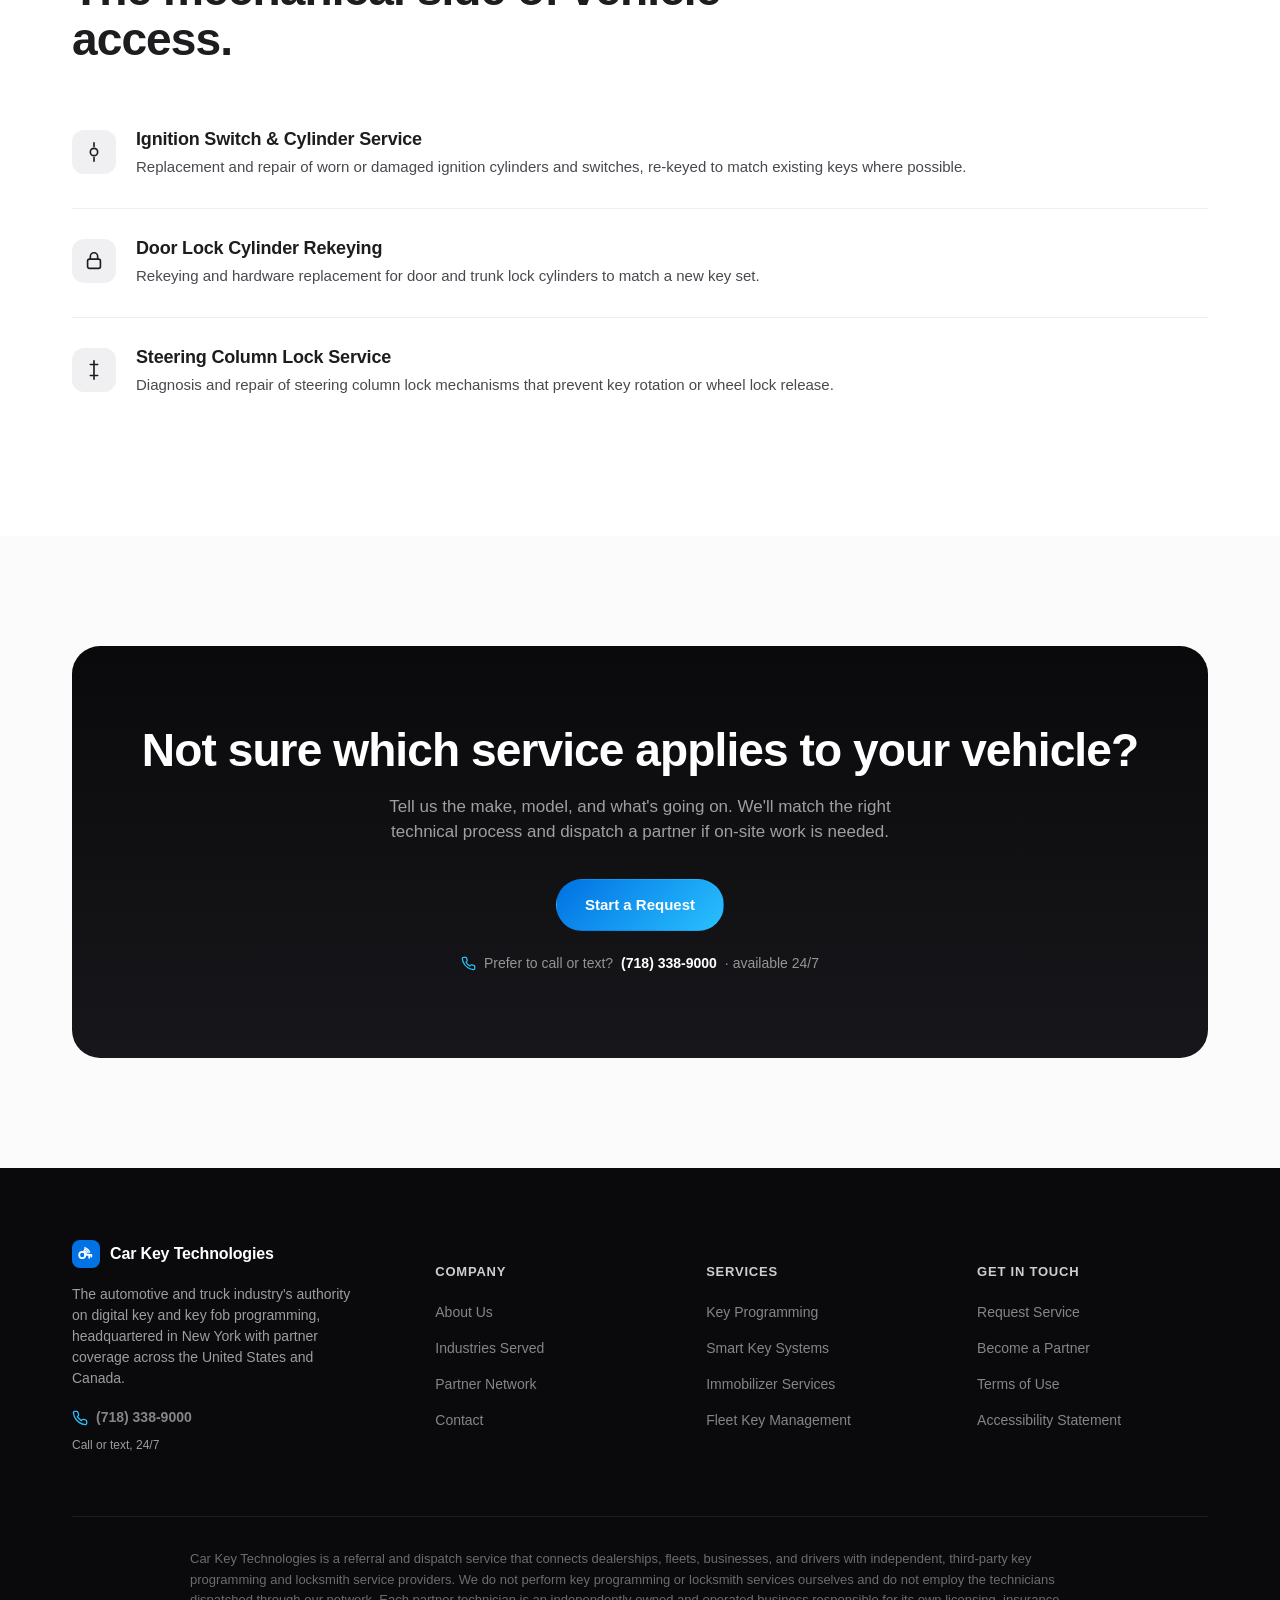
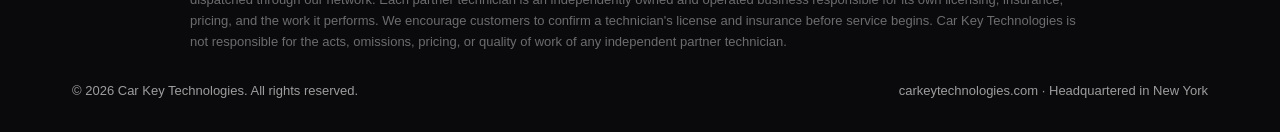
<file: services.html>
<!DOCTYPE html>
<html lang="en">
<head>
<meta charset="UTF-8">
<meta name="viewport" content="width=device-width, initial-scale=1.0">
<title>Services | Car Key Technologies</title>
<meta name="description" content="Comprehensive digital key and fob services: transponder programming, smart key and PEPS systems, immobilizer and security gateway access, all-keys-lost recovery, fleet key management, and digital key credentialing.">
<link rel="icon" href="favicon.ico" sizes="any">
<link rel="icon" type="image/png" sizes="32x32" href="favicon-32x32.png">
<link rel="icon" type="image/png" sizes="16x16" href="favicon-16x16.png">
<link rel="apple-touch-icon" href="apple-touch-icon.png">
<link rel="stylesheet" href="styles.css">
<link rel="stylesheet" href="a11y.css">
</head>
<body>

<header class="nav">
<div class="wrap">
<a href="index.html" class="brand">
<svg class="mark" viewBox="0 0 32 32" fill="none">
<rect width="32" height="32" rx="9" fill="url(#g0)"/>
<g fill="none" stroke="white" stroke-linecap="round" stroke-linejoin="round">
<circle cx="11.7" cy="17.1" r="3.5" stroke-width="2"/>
<path d="M14.7 17.1L22.1 17.1" stroke-width="2"/>
<path d="M19.7 17.1L19.7 20.3" stroke-width="2"/>
<path d="M22.1 17.1L22.1 18.9" stroke-width="2"/>
<path d="M13.6 12.1A5.3 5.3 0 0 1 16.7 15.3" stroke-width="1.5"/>
<path d="M14.2 10.3A7.2 7.2 0 0 1 18.5 14.6" stroke-width="1.5"/>
<path d="M14.8 8.6A9.1 9.1 0 0 1 20.3 14.0" stroke-width="1.5"/>
</g>
<defs><linearGradient id="g0" x1="0" y1="0" x2="32" y2="32"><stop stop-color="#0071E3"/><stop offset="1" stop-color="#29C1FF"/></linearGradient></defs>
</svg>
Car Key Technologies
</a>
<nav class="nav-links">
<a href="index.html">Home</a>
<a href="services.html" class="active">Services</a>
<a href="industries.html">Industries</a>
<a href="partners.html">Partner Network</a>
<a href="about.html">About</a>
<a href="contact.html">Contact</a>
</nav>
<div class="nav-cta">
<a href="tel:+17183389000" class="nav-phone" aria-label="Call or text (718) 338-9000, available 24/7">
<svg viewBox="0 0 24 24" fill="none" stroke="currentColor" stroke-width="2" stroke-linecap="round" stroke-linejoin="round"><path d="M22 16.92v3a2 2 0 01-2.18 2 19.79 19.79 0 01-8.63-3.07 19.5 19.5 0 01-6-6 19.79 19.79 0 01-3.07-8.67A2 2 0 014.11 2h3a2 2 0 012 1.72c.127.96.361 1.903.7 2.81a2 2 0 01-.45 2.11L8.09 9.91a16 16 0 006 6l1.27-1.27a2 2 0 012.11-.45c.907.339 1.85.573 2.81.7A2 2 0 0122 16.92z"/></svg>
<span class="nav-phone-text">(718) 338-9000</span>
</a>
<a href="contact.html" class="btn btn-accent btn-sm">Request Service</a>
<button class="nav-toggle" aria-label="Menu">
<svg width="22" height="22" viewBox="0 0 24 24" fill="none" stroke="currentColor" stroke-width="2" stroke-linecap="round"><line x1="3" y1="6" x2="21" y2="6"/><line x1="3" y1="12" x2="21" y2="12"/><line x1="3" y1="18" x2="21" y2="18"/></svg>
</button>
</div>
</div>
</header>

<section class="page-hero">
<div class="wrap">
<div class="breadcrumb"><a href="index.html">Home</a> / Services</div>
<div class="eyebrow">Capabilities</div>
<h1 style="max-width:820px;">Every layer of automotive key, fob, and immobilizer technology.</h1>
<p class="lede" style="margin-top:18px;">Our technicians and strategic partner network are equipped for the full range of key systems on the road today &mdash; from mechanical transponder keys to encrypted, phone-based digital credentials.</p>
</div>
</section>

<section class="section" style="padding-top:64px;">
<div class="wrap">
<nav class="category-nav">
<a href="#programming">Key Programming &amp; Duplication</a>
<a href="#smart-key">Smart Key &amp; Remote Systems</a>
<a href="#immobilizer">Immobilizer &amp; Security Gateways</a>
<a href="#akl">All-Keys-Lost &amp; Emergency</a>
<a href="#fleet">Fleet &amp; Commercial</a>
<a href="#digital">Digital Key &amp; Connected Vehicle</a>
<a href="#ignition">Ignition &amp; Ancillary Hardware</a>
</nav>

<!-- CATEGORY: PROGRAMMING -->
<div id="programming" class="reveal" style="margin-bottom:80px;scroll-margin-top:140px;">
<div class="section-head" style="margin-bottom:36px;">
<div class="eyebrow">01 &middot; Key Programming &amp; Duplication</div>
<h2>Precision key cutting and transponder programming.</h2>
</div>
<div class="service-block">
<div class="icon"><svg viewBox="0 0 24 24" fill="none" stroke="currentColor" stroke-width="1.8" stroke-linecap="round" stroke-linejoin="round"><circle cx="8" cy="15" r="4"/><path d="M11 12l9-9M17 6l3 3M14 9l2 2"/></svg></div>
<div>
<h4>Transponder Key Cutting &amp; Programming</h4>
<p>Mechanical cutting paired with chip programming for encrypted ignition keys, matched to the vehicle's onboard immobilizer.</p>
<div class="tags"><span class="tag">ID46</span><span class="tag">ID47</span><span class="tag">DST80</span><span class="tag">Megamos Crypto</span><span class="tag">Philips Crypto 2 / 3</span><span class="tag">HITAG2 / HITAG3</span></div>
</div>
</div>
<div class="service-block">
<div class="icon"><svg viewBox="0 0 24 24" fill="none" stroke="currentColor" stroke-width="1.8" stroke-linecap="round" stroke-linejoin="round"><path d="M4 4l16 16M9 4h11v11"/></svg></div>
<div>
<h4>High-Security &amp; Laser-Cut Key Fabrication</h4>
<p>Sidewinder and laser-cut key blanks machined to OEM tolerance for platforms requiring high-security mechanical cuts.</p>
<div class="tags"><span class="tag">Sidewinder</span><span class="tag">HU100 / HU101</span><span class="tag">Tibbe</span><span class="tag">Dimple &amp; Tubular Profiles</span></div>
</div>
</div>
<div class="service-block">
<div class="icon"><svg viewBox="0 0 24 24" fill="none" stroke="currentColor" stroke-width="1.8" stroke-linecap="round" stroke-linejoin="round"><rect x="3" y="4" width="18" height="16" rx="2"/><path d="M7 8h10M7 12h10M7 16h6"/></svg></div>
<div>
<h4>VIN-Based Key Code Retrieval</h4>
<p>Secure retrieval of factory key codes through authorized channels for accurate duplication without the original key present.</p>
</div>
</div>
<div class="service-block">
<div class="icon"><svg viewBox="0 0 24 24" fill="none" stroke="currentColor" stroke-width="1.8" stroke-linecap="round" stroke-linejoin="round"><circle cx="12" cy="12" r="9"/><path d="M12 7v5l4 2"/></svg></div>
<div>
<h4>Duplicate &amp; Spare Key Services</h4>
<p>Fast-turn spare key production for mechanical, transponder, and smart key formats &mdash; ideal for households and dealer handoffs.</p>
</div>
</div>
</div>

<!-- CATEGORY: SMART KEY -->
<div id="smart-key" class="reveal" style="margin-bottom:80px;scroll-margin-top:140px;">
<div class="section-head" style="margin-bottom:36px;">
<div class="eyebrow">02 &middot; Smart Key &amp; Remote Systems</div>
<h2>Proximity, passive entry, and remote keyless systems.</h2>
</div>
<div class="service-block">
<div class="icon"><svg viewBox="0 0 24 24" fill="none" stroke="currentColor" stroke-width="1.8" stroke-linecap="round" stroke-linejoin="round"><rect x="7" y="2" width="10" height="20" rx="4"/><circle cx="12" cy="8" r="1.4" fill="currentColor" stroke="none"/></svg></div>
<div>
<h4>Proximity / Smart Key (PEPS) Programming</h4>
<p>Passive Entry Passive Start key enrollment, allowing keyless unlock and push-button ignition to function correctly with the vehicle's BCM.</p>
</div>
</div>
<div class="service-block">
<div class="icon"><svg viewBox="0 0 24 24" fill="none" stroke="currentColor" stroke-width="1.8" stroke-linecap="round" stroke-linejoin="round"><path d="M4 12a8 8 0 0116 0M7 12a5 5 0 0110 0M12 12v6"/></svg></div>
<div>
<h4>Remote Keyless Entry (RKE) Fob Programming</h4>
<p>Enrollment and synchronization of remote lock/unlock fobs, including rolling-code re-sync when a remote falls out of range.</p>
</div>
</div>
<div class="service-block">
<div class="icon"><svg viewBox="0 0 24 24" fill="none" stroke="currentColor" stroke-width="1.8" stroke-linecap="round" stroke-linejoin="round"><rect x="4" y="7" width="16" height="10" rx="2"/><path d="M8 7V5a2 2 0 012-2h4a2 2 0 012 2v2"/></svg></div>
<div>
<h4>Fob Battery Replacement &amp; Shell Repair</h4>
<p>Battery service, button pad repair, and shell replacement to extend the life of an existing key fob.</p>
</div>
</div>
<div class="service-block">
<div class="icon"><svg viewBox="0 0 24 24" fill="none" stroke="currentColor" stroke-width="1.8" stroke-linecap="round" stroke-linejoin="round"><path d="M13 2L4 14h7l-1 8 10-14h-7l0-6z"/></svg></div>
<div>
<h4>Aftermarket Remote Start Integration</h4>
<p>Installation and programming of remote start modules that work alongside the vehicle's factory key system.</p>
</div>
</div>
</div>

<!-- CATEGORY: IMMOBILIZER -->
<div id="immobilizer" class="reveal" style="margin-bottom:80px;scroll-margin-top:140px;">
<div class="section-head" style="margin-bottom:36px;">
<div class="eyebrow">03 &middot; Immobilizer &amp; Security Gateways</div>
<h2>The systems standing between a key and a running engine.</h2>
</div>
<div class="service-block">
<div class="icon"><svg viewBox="0 0 24 24" fill="none" stroke="currentColor" stroke-width="1.8" stroke-linecap="round" stroke-linejoin="round"><path d="M12 2l8 4v6c0 5-3.4 8.4-8 10-4.6-1.6-8-5-8-10V6l8-4z"/></svg></div>
<div>
<h4>Vehicle Immobilizer Programming</h4>
<p>Configuration and key learning across the major factory immobilizer architectures used to prevent unauthorized engine start.</p>
<div class="tags"><span class="tag">PATS</span><span class="tag">VATS</span><span class="tag">SKIM</span><span class="tag">IMMO</span></div>
</div>
</div>
<div class="service-block">
<div class="icon"><svg viewBox="0 0 24 24" fill="none" stroke="currentColor" stroke-width="1.8" stroke-linecap="round" stroke-linejoin="round"><rect x="3" y="11" width="18" height="10" rx="2"/><path d="M7 11V8a5 5 0 0110 0v3"/></svg></div>
<div>
<h4>OEM Security Gateway Module Access</h4>
<p>Compliant access procedures for vehicles equipped with a factory security gateway module, coordinated through authorized data channels.</p>
</div>
</div>
<div class="service-block">
<div class="icon"><svg viewBox="0 0 24 24" fill="none" stroke="currentColor" stroke-width="1.8" stroke-linecap="round" stroke-linejoin="round"><path d="M9 3h6v4H9zM4 21h16M6 7h12l2 14H4z"/></svg></div>
<div>
<h4>ECU / BCM Key Relearn &amp; Adaptation</h4>
<p>Re-teaching the engine control unit and body control module to recognize a new or replacement key set.</p>
</div>
</div>
<div class="service-block">
<div class="icon"><svg viewBox="0 0 24 24" fill="none" stroke="currentColor" stroke-width="1.8" stroke-linecap="round" stroke-linejoin="round"><path d="M12 2v4M12 18v4M4.9 4.9l2.8 2.8M16.3 16.3l2.8 2.8M2 12h4M18 12h4M4.9 19.1l2.8-2.8M16.3 7.7l2.8-2.8"/></svg></div>
<div>
<h4>Module Flashing &amp; Reflashing</h4>
<p>Firmware updates to key-related control modules where a manufacturer revision is required for correct key operation.</p>
</div>
</div>
</div>

<!-- CATEGORY: AKL -->
<div id="akl" class="reveal" style="margin-bottom:80px;scroll-margin-top:140px;">
<div class="section-head" style="margin-bottom:36px;">
<div class="eyebrow">04 &middot; All-Keys-Lost &amp; Emergency</div>
<h2>When every key is gone, we still have a path forward.</h2>
</div>
<div class="service-block">
<div class="icon"><svg viewBox="0 0 24 24" fill="none" stroke="currentColor" stroke-width="1.8" stroke-linecap="round" stroke-linejoin="round"><rect x="1" y="7" width="15" height="10" rx="1"/><path d="M9 12h4"/></svg></div>
<div>
<h4>All-Keys-Lost (AKL) Recovery</h4>
<p>OBD-II and, where required, bench-level programming to generate a fresh working key when no original key is available.</p>
</div>
</div>
<div class="service-block">
<div class="icon"><svg viewBox="0 0 24 24" fill="none" stroke="currentColor" stroke-width="1.8" stroke-linecap="round" stroke-linejoin="round"><path d="M3 12h4l3 8 4-16 3 8h4"/></svg></div>
<div>
<h4>On-Site Mobile Lockout &amp; Key Replacement</h4>
<p>A dispatched technician arrives with the tools and OEM data needed to cut and program a working key on location.</p>
</div>
</div>
<div class="service-block">
<div class="icon"><svg viewBox="0 0 24 24" fill="none" stroke="currentColor" stroke-width="1.8" stroke-linecap="round" stroke-linejoin="round"><circle cx="12" cy="12" r="10"/><path d="M12 6v6l4 2"/></svg></div>
<div>
<h4>24/7 Emergency Dispatch</h4>
<p>Around-the-clock coordination for lockouts and lost-key situations, day or night, weekday or weekend.</p>
</div>
</div>
</div>

<!-- CATEGORY: FLEET -->
<div id="fleet" class="reveal" style="margin-bottom:80px;scroll-margin-top:140px;">
<div class="section-head" style="margin-bottom:36px;">
<div class="eyebrow">05 &middot; Fleet &amp; Commercial Key Management</div>
<h2>Key infrastructure built for volume.</h2>
</div>
<div class="service-block">
<div class="icon"><svg viewBox="0 0 24 24" fill="none" stroke="currentColor" stroke-width="1.8" stroke-linecap="round" stroke-linejoin="round"><rect x="1" y="7" width="15" height="10" rx="1"/><path d="M16 10h3l3 3v4h-6z"/><circle cx="6" cy="19" r="1.6"/><circle cx="18" cy="19" r="1.6"/></svg></div>
<div>
<h4>Bulk Key Provisioning</h4>
<p>Coordinated programming runs across multi-vehicle fleets, rental depots, and auction lots on compressed timelines.</p>
</div>
</div>
<div class="service-block">
<div class="icon"><svg viewBox="0 0 24 24" fill="none" stroke="currentColor" stroke-width="1.8" stroke-linecap="round" stroke-linejoin="round"><path d="M9 20l-5.5-5.5a5 5 0 117-7L12 9l1.5-1.5a5 5 0 117 7L15 20"/></svg></div>
<div>
<h4>Asset-Linked Key Credentialing</h4>
<p>Key issuance workflows that align with telematics and asset-tracking systems already in use by fleet operators.</p>
</div>
</div>
<div class="service-block">
<div class="icon"><svg viewBox="0 0 24 24" fill="none" stroke="currentColor" stroke-width="1.8" stroke-linecap="round" stroke-linejoin="round"><path d="M12 2l8 4v6c0 5-3.4 8.4-8 10-4.6-1.6-8-5-8-10V6l8-4z"/></svg></div>
<div>
<h4>Master Key Systems for Depots</h4>
<p>Controlled-access master keying for fleet yards, rental return lanes, and dealership lots.</p>
</div>
</div>
</div>

<!-- CATEGORY: DIGITAL -->
<div id="digital" class="reveal" style="margin-bottom:80px;scroll-margin-top:140px;">
<div class="section-head" style="margin-bottom:36px;">
<div class="eyebrow">06 &middot; Digital Key &amp; Connected Vehicle</div>
<h2>Where the key becomes a credential.</h2>
</div>
<div class="service-block">
<div class="icon"><svg viewBox="0 0 24 24" fill="none" stroke="currentColor" stroke-width="1.8" stroke-linecap="round" stroke-linejoin="round"><rect x="6" y="2" width="12" height="20" rx="3"/><path d="M11 18h2"/></svg></div>
<div>
<h4>Phone-as-Key Credentialing</h4>
<p>Setup support for smartphone-based vehicle access across Bluetooth Low Energy, NFC, and Ultra-Wideband platforms.</p>
</div>
</div>
<div class="service-block">
<div class="icon"><svg viewBox="0 0 24 24" fill="none" stroke="currentColor" stroke-width="1.8" stroke-linecap="round" stroke-linejoin="round"><circle cx="12" cy="12" r="3"/><path d="M12 2v3M12 19v3M2 12h3M19 12h3M4.9 4.9l2 2M17.1 17.1l2 2M4.9 19.1l2-2M17.1 6.9l2-2"/></svg></div>
<div>
<h4>OEM Digital Key App Provisioning</h4>
<p>Guidance connecting drivers and fleet managers to manufacturer digital key apps and subscription access platforms.</p>
</div>
</div>
</div>

<!-- CATEGORY: IGNITION -->
<div id="ignition" class="reveal" style="scroll-margin-top:140px;">
<div class="section-head" style="margin-bottom:36px;">
<div class="eyebrow">07 &middot; Ignition &amp; Ancillary Hardware</div>
<h2>The mechanical side of vehicle access.</h2>
</div>
<div class="service-block">
<div class="icon"><svg viewBox="0 0 24 24" fill="none" stroke="currentColor" stroke-width="1.8" stroke-linecap="round" stroke-linejoin="round"><circle cx="12" cy="12" r="4"/><path d="M12 2v4M12 18v4"/></svg></div>
<div>
<h4>Ignition Switch &amp; Cylinder Service</h4>
<p>Replacement and repair of worn or damaged ignition cylinders and switches, re-keyed to match existing keys where possible.</p>
</div>
</div>
<div class="service-block">
<div class="icon"><svg viewBox="0 0 24 24" fill="none" stroke="currentColor" stroke-width="1.8" stroke-linecap="round" stroke-linejoin="round"><rect x="5" y="10" width="14" height="10" rx="2"/><path d="M8 10V7a4 4 0 018 0v3"/></svg></div>
<div>
<h4>Door Lock Cylinder Rekeying</h4>
<p>Rekeying and hardware replacement for door and trunk lock cylinders to match a new key set.</p>
</div>
</div>
<div class="service-block">
<div class="icon"><svg viewBox="0 0 24 24" fill="none" stroke="currentColor" stroke-width="1.8" stroke-linecap="round" stroke-linejoin="round"><path d="M12 2v20M8 6h8M8 18h8"/></svg></div>
<div>
<h4>Steering Column Lock Service</h4>
<p>Diagnosis and repair of steering column lock mechanisms that prevent key rotation or wheel lock release.</p>
</div>
</div>
</div>
</div>
</section>

<section class="section section-alt">
<div class="wrap">
<div class="cta-banner reveal" style="background:var(--ink);">
<h2>Not sure which service applies to your vehicle?</h2>
<p>Tell us the make, model, and what's going on. We'll match the right technical process and dispatch a partner if on-site work is needed.</p>
<div class="btn-row">
<a href="contact.html" class="btn btn-accent">Start a Request</a>
</div>
<div class="cta-phone">
<svg viewBox="0 0 24 24" fill="none" stroke="currentColor" stroke-width="2" stroke-linecap="round" stroke-linejoin="round"><path d="M22 16.92v3a2 2 0 01-2.18 2 19.79 19.79 0 01-8.63-3.07 19.5 19.5 0 01-6-6 19.79 19.79 0 01-3.07-8.67A2 2 0 014.11 2h3a2 2 0 012 1.72c.127.96.361 1.903.7 2.81a2 2 0 01-.45 2.11L8.09 9.91a16 16 0 006 6l1.27-1.27a2 2 0 012.11-.45c.907.339 1.85.573 2.81.7A2 2 0 0122 16.92z"/></svg>
Prefer to call or text? <a href="tel:+17183389000">(718) 338-9000</a> &middot; available 24/7
</div>
</div>
</div>
</section>

<footer class="footer">
<div class="wrap">
<div class="footer-top">
<div class="footer-brand">
<div class="brand">
<svg class="mark" viewBox="0 0 32 32" fill="none">
<rect width="32" height="32" rx="9" fill="url(#gf)"/>
<g fill="none" stroke="white" stroke-linecap="round" stroke-linejoin="round">
<circle cx="11.7" cy="17.1" r="3.5" stroke-width="2"/>
<path d="M14.7 17.1L22.1 17.1" stroke-width="2"/>
<path d="M19.7 17.1L19.7 20.3" stroke-width="2"/>
<path d="M22.1 17.1L22.1 18.9" stroke-width="2"/>
<path d="M13.6 12.1A5.3 5.3 0 0 1 16.7 15.3" stroke-width="1.5"/>
<path d="M14.2 10.3A7.2 7.2 0 0 1 18.5 14.6" stroke-width="1.5"/>
<path d="M14.8 8.6A9.1 9.1 0 0 1 20.3 14.0" stroke-width="1.5"/>
</g>
<defs><linearGradient id="gf" x1="0" y1="0" x2="32" y2="32"><stop stop-color="#0071E3"/><stop offset="1" stop-color="#29C1FF"/></linearGradient></defs>
</svg>
Car Key Technologies
</div>
<p>The automotive and truck industry's authority on digital key and key fob programming, headquartered in New York with partner coverage across the United States and Canada.</p>
<p class="footer-phone">
<a href="tel:+17183389000"><svg viewBox="0 0 24 24" fill="none" stroke="currentColor" stroke-width="2" stroke-linecap="round" stroke-linejoin="round"><path d="M22 16.92v3a2 2 0 01-2.18 2 19.79 19.79 0 01-8.63-3.07 19.5 19.5 0 01-6-6 19.79 19.79 0 01-3.07-8.67A2 2 0 014.11 2h3a2 2 0 012 1.72c.127.96.361 1.903.7 2.81a2 2 0 01-.45 2.11L8.09 9.91a16 16 0 006 6l1.27-1.27a2 2 0 012.11-.45c.907.339 1.85.573 2.81.7A2 2 0 0122 16.92z"/></svg>(718) 338-9000</a>
<span>Call or text, 24/7</span>
</p>
</div>
<div>
<h5>Company</h5>
<ul>
<li><a href="about.html">About Us</a></li>
<li><a href="industries.html">Industries Served</a></li>
<li><a href="partners.html">Partner Network</a></li>
<li><a href="contact.html">Contact</a></li>
</ul>
</div>
<div>
<h5>Services</h5>
<ul>
<li><a href="services.html#programming">Key Programming</a></li>
<li><a href="services.html#smart-key">Smart Key Systems</a></li>
<li><a href="services.html#immobilizer">Immobilizer Services</a></li>
<li><a href="services.html#fleet">Fleet Key Management</a></li>
</ul>
</div>
<div>
<h5>Get In Touch</h5>
<ul>
<li><a href="contact.html">Request Service</a></li>
<li><a href="partners.html">Become a Partner</a></li>
<li><a href="terms.html">Terms of Use</a></li>
<li><a href="accessibility-statement.html">Accessibility Statement</a></li>
</ul>
</div>
</div>
<p style="max-width:900px;margin:32px auto 0;font-size:13px;line-height:1.6;color:rgba(255,255,255,0.4);">Car Key Technologies is a referral and dispatch service that connects dealerships, fleets, businesses, and drivers with independent, third-party key programming and locksmith service providers. We do not perform key programming or locksmith services ourselves and do not employ the technicians dispatched through our network. Each partner technician is an independently owned and operated business responsible for its own licensing, insurance, pricing, and the work it performs. We encourage customers to confirm a technician's license and insurance before service begins. Car Key Technologies is not responsible for the acts, omissions, pricing, or quality of work of any independent partner technician.</p>
<div class="footer-bottom">
<span>&copy; <span data-year></span> Car Key Technologies. All rights reserved.</span>
<span>carkeytechnologies.com &middot; Headquartered in New York</span>
</div>
</div>
</footer>

<script src="main.js"></script>
<script src="a11y.js" defer></script>
</body>
</html>
</file>
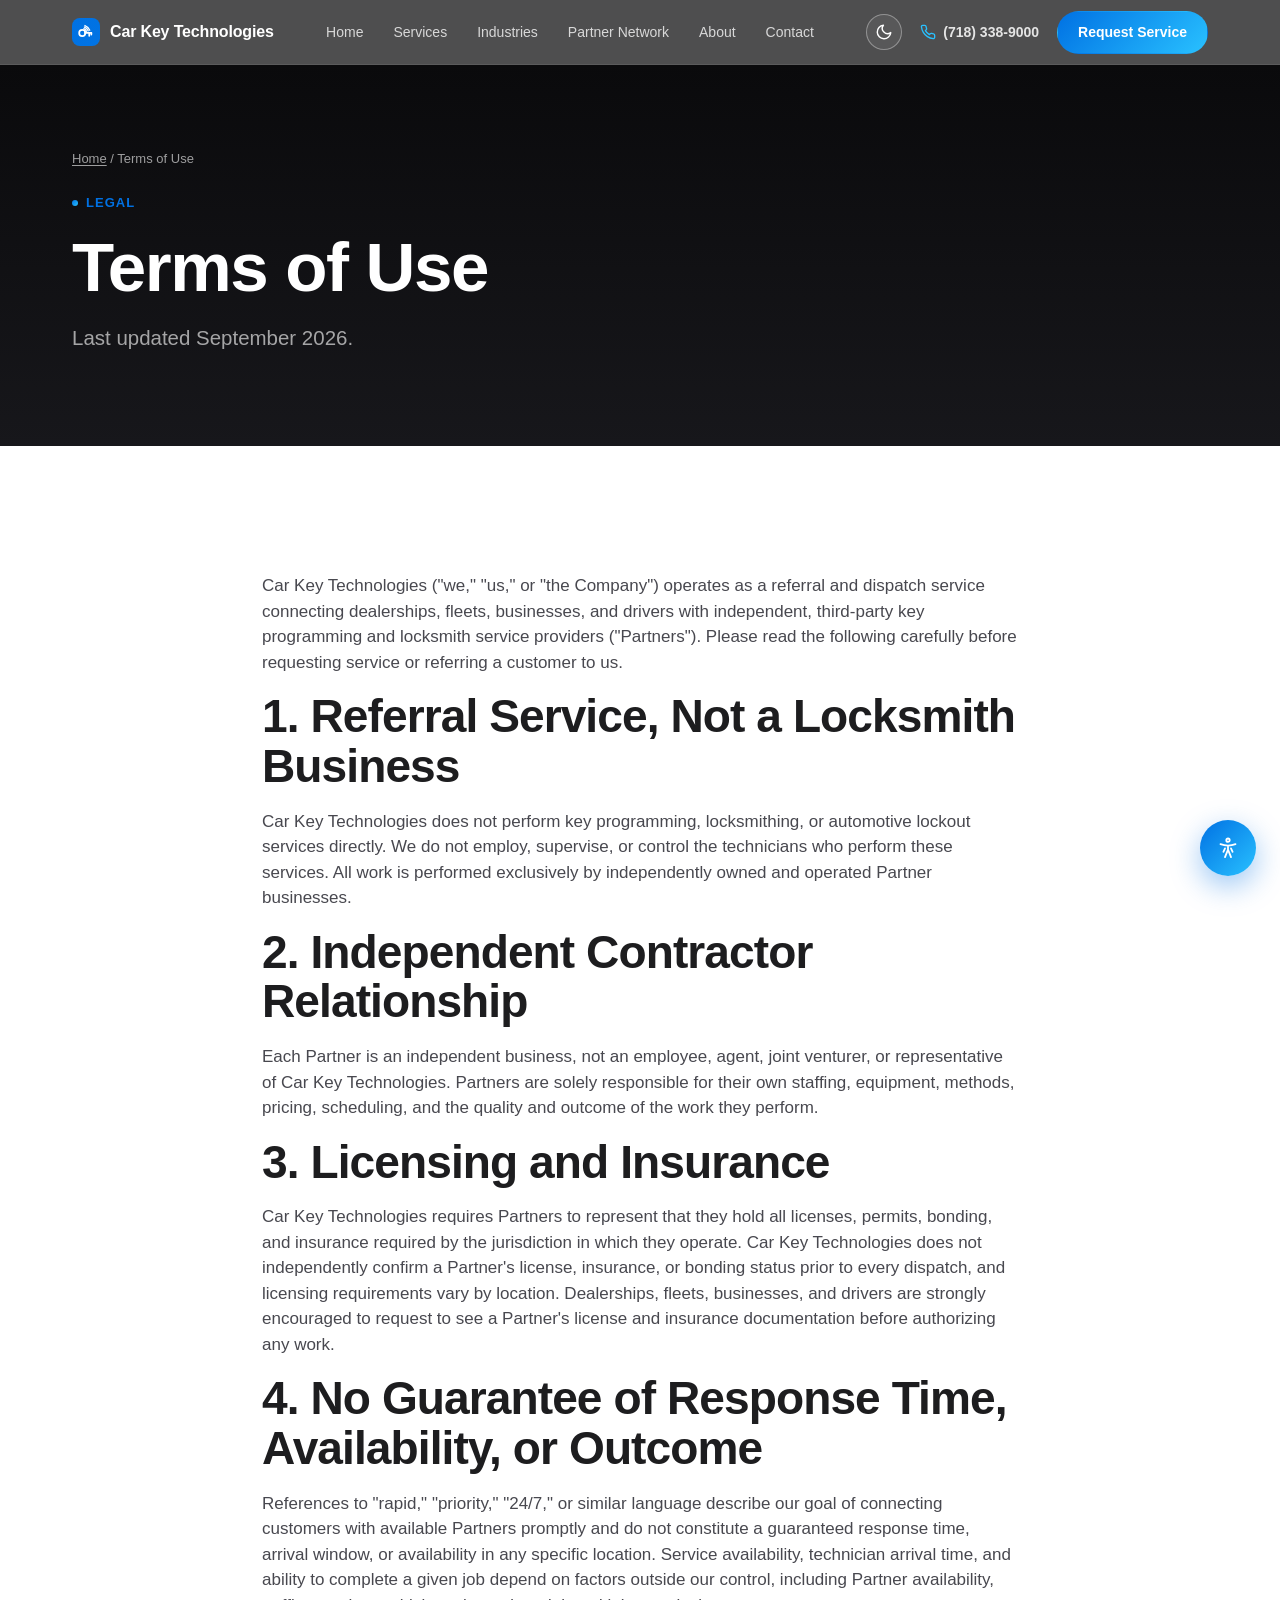
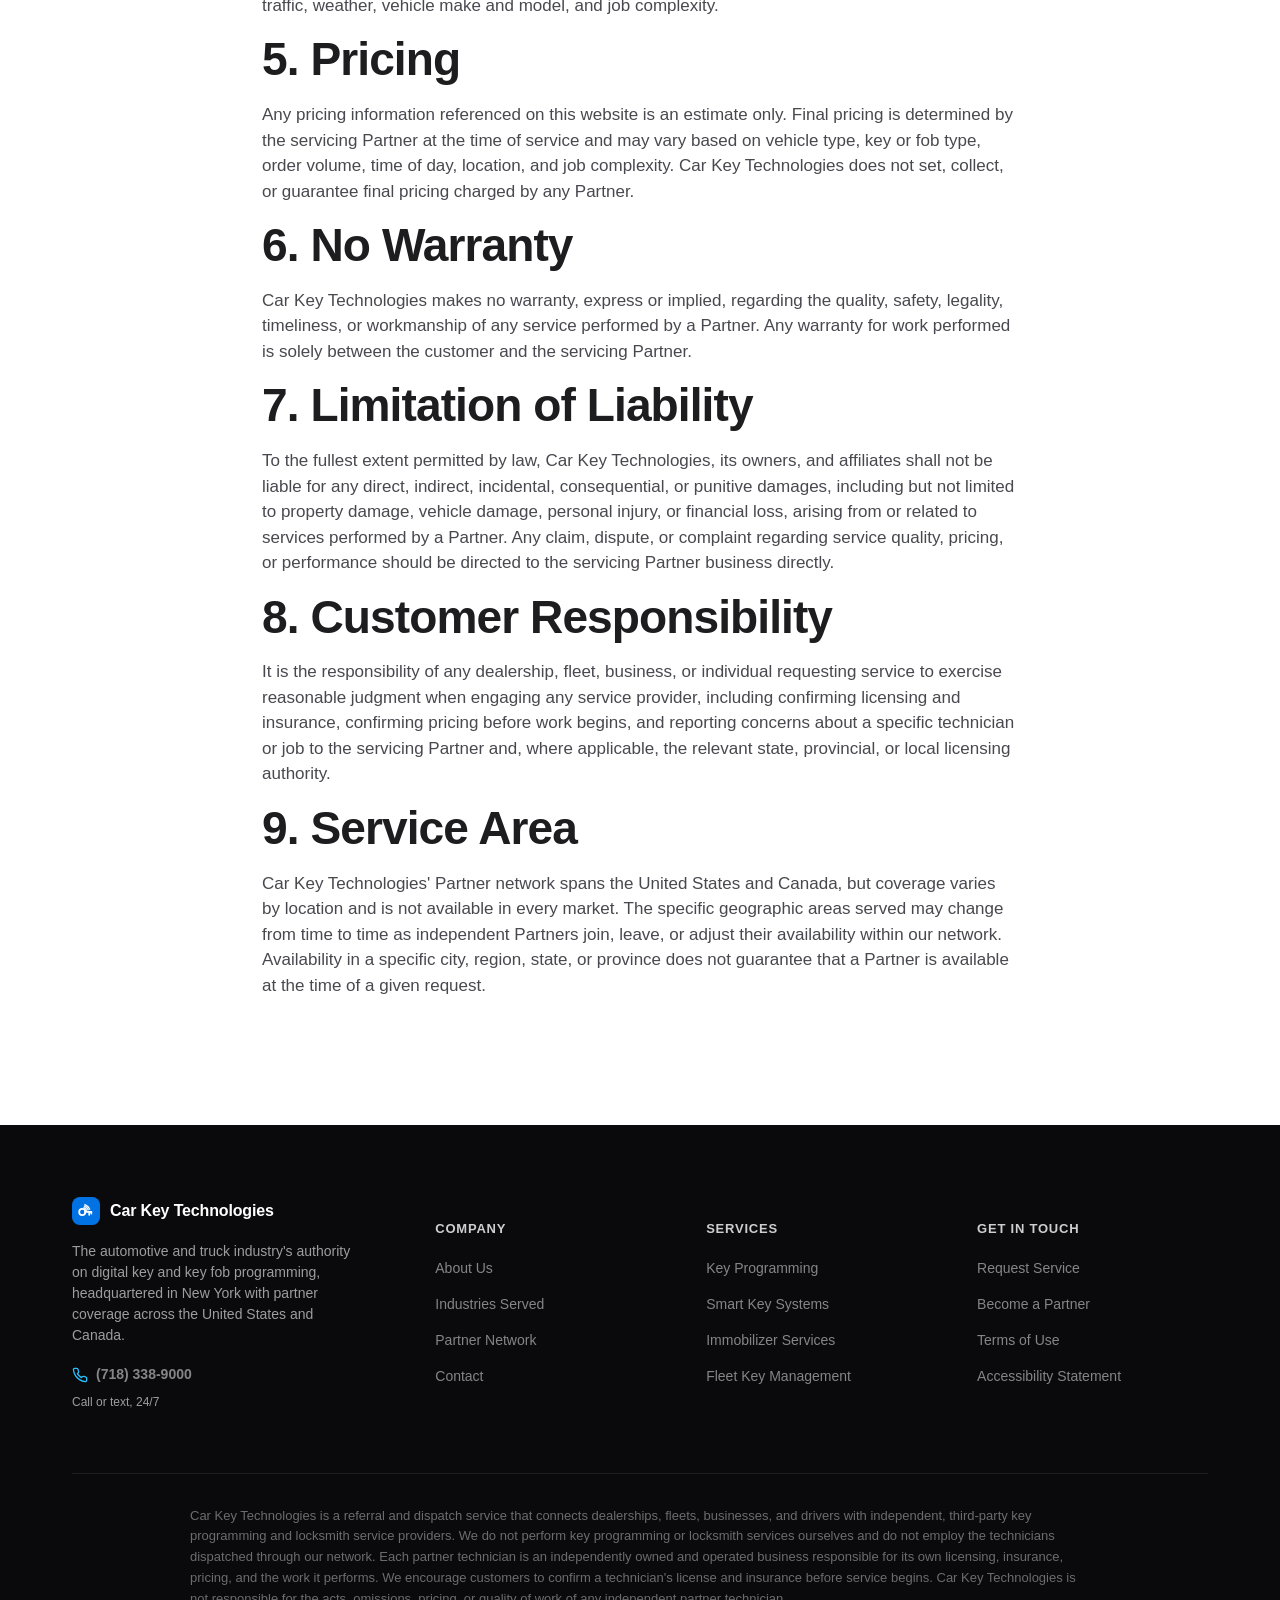
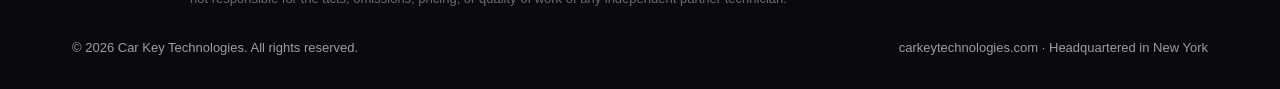
<file: terms.html>
<!DOCTYPE html>
  <html lang="en">
  <head>
  <meta charset="UTF-8">
  <meta name="viewport" content="width=device-width, initial-scale=1.0">
  <title>Terms of Use | Car Key Technologies</title>
<meta name="description" content="Car Key Technologies' Terms of Use: how our referral and dispatch service works, the independent contractor relationship with our partner technicians, and the limits of our liability.">
  <link rel="icon" href="favicon.ico" sizes="any">
  <link rel="icon" type="image/png" sizes="32x32" href="favicon-32x32.png">
  <link rel="icon" type="image/png" sizes="16x16" href="favicon-16x16.png">
  <link rel="apple-touch-icon" href="apple-touch-icon.png">
  <link rel="stylesheet" href="styles.css">
  <link rel="stylesheet" href="a11y.css">
  </head>
  <body>

  <header class="nav">
  <div class="wrap">
  <a href="index.html" class="brand">
  <svg class="mark" viewBox="0 0 32 32" fill="none">
  <rect width="32" height="32" rx="9" fill="url(#g0)"/>
  <g fill="none" stroke="white" stroke-linecap="round" stroke-linejoin="round">
  <circle cx="11.7" cy="17.1" r="3.5" stroke-width="2"/>
  <path d="M14.7 17.1L22.1 17.1" stroke-width="2"/>
  <path d="M19.7 17.1L19.7 20.3" stroke-width="2"/>
  <path d="M22.1 17.1L22.1 18.9" stroke-width="2"/>
  <path d="M13.6 12.1A5.3 5.3 0 0 1 16.7 15.3" stroke-width="1.5"/>
  <path d="M14.2 10.3A7.2 7.2 0 0 1 18.5 14.6" stroke-width="1.5"/>
  <path d="M14.8 8.6A9.1 9.1 0 0 1 20.3 14.0" stroke-width="1.5"/>
  </g>
  <defs><linearGradient id="g0" x1="0" y1="0" x2="32" y2="32"><stop stop-color="#0071E3"/><stop offset="1" stop-color="#29C1FF"/></linearGradient></defs>
  </svg>
  Car Key Technologies
</a>
<nav class="nav-links">
<a href="index.html">Home</a>
<a href="services.html">Services</a>
  <a href="industries.html">Industries</a>
  <a href="partners.html">Partner Network</a>
  <a href="about.html">About</a>
  <a href="contact.html">Contact</a>
  </nav>
  <div class="nav-cta">
  <a href="tel:+17183389000" class="nav-phone" aria-label="Call or text (718) 338-9000, available 24/7">
  <svg viewBox="0 0 24 24" fill="none" stroke="currentColor" stroke-width="2" stroke-linecap="round" stroke-linejoin="round"><path d="M22 16.92v3a2 2 0 01-2.18 2 19.79 19.79 0 01-8.63-3.07 19.5 19.5 0 01-6-6 19.79 19.79 0 01-3.07-8.67A2 2 0 014.11 2h3a2 2 0 012 1.72c.127.96.361 1.903.7 2.81a2 2 0 01-.45 2.11L8.09 9.91a16 16 0 006 6l1.27-1.27a2 2 0 012.11-.45c.907.339 1.85.573 2.81.7A2 2 0 0122 16.92z"/></svg>
  <span class="nav-phone-text">(718) 338-9000</span>
  </a>
  <a href="contact.html" class="btn btn-accent btn-sm">Request Service</a>
  <button class="nav-toggle" aria-label="Menu">
  <svg width="22" height="22" viewBox="0 0 24 24" fill="none" stroke="currentColor" stroke-width="2" stroke-linecap="round"><line x1="3" y1="6" x2="21" y2="6"/><line x1="3" y1="12" x2="21" y2="12"/><line x1="3" y1="18" x2="21" y2="18"/></svg>
  </button>
  </div>
  </div>
  </header>

  <section class="page-hero">
  <div class="wrap">
  <div class="breadcrumb"><a href="index.html">Home</a> / Terms of Use</div>
<div class="eyebrow">Legal</div>
<h1 style="max-width:820px;">Terms of Use</h1>
<p class="lede" style="margin-top:18px;">Last updated September 2026.</p>
  </div>
  </section>

  <section class="section">
  <div class="wrap" style="max-width:820px;">

  <p>Car Key Technologies ("we," "us," or "the Company") operates as a referral and dispatch service connecting dealerships, fleets, businesses, and drivers with independent, third-party key programming and locksmith service providers ("Partners"). Please read the following carefully before requesting service or referring a customer to us.</p>

  <h2>1. Referral Service, Not a Locksmith Business</h2>
  <p>Car Key Technologies does not perform key programming, locksmithing, or automotive lockout services directly. We do not employ, supervise, or control the technicians who perform these services. All work is performed exclusively by independently owned and operated Partner businesses.</p>

  <h2>2. Independent Contractor Relationship</h2>
<p>Each Partner is an independent business, not an employee, agent, joint venturer, or representative of Car Key Technologies. Partners are solely responsible for their own staffing, equipment, methods, pricing, scheduling, and the quality and outcome of the work they perform.</p>

  <h2>3. Licensing and Insurance</h2>
<p>Car Key Technologies requires Partners to represent that they hold all licenses, permits, bonding, and insurance required by the jurisdiction in which they operate. Car Key Technologies does not independently confirm a Partner's license, insurance, or bonding status prior to every dispatch, and licensing requirements vary by location. Dealerships, fleets, businesses, and drivers are strongly encouraged to request to see a Partner's license and insurance documentation before authorizing any work.</p>

<h2>4. No Guarantee of Response Time, Availability, or Outcome</h2>
  <p>References to "rapid," "priority," "24/7," or similar language describe our goal of connecting customers with available Partners promptly and do not constitute a guaranteed response time, arrival window, or availability in any specific location. Service availability, technician arrival time, and ability to complete a given job depend on factors outside our control, including Partner availability, traffic, weather, vehicle make and model, and job complexity.</p>

  <h2>5. Pricing</h2>
  <p>Any pricing information referenced on this website is an estimate only. Final pricing is determined by the servicing Partner at the time of service and may vary based on vehicle type, key or fob type, order volume, time of day, location, and job complexity. Car Key Technologies does not set, collect, or guarantee final pricing charged by any Partner.</p>

<h2>6. No Warranty</h2>
<p>Car Key Technologies makes no warranty, express or implied, regarding the quality, safety, legality, timeliness, or workmanship of any service performed by a Partner. Any warranty for work performed is solely between the customer and the servicing Partner.</p>

<h2>7. Limitation of Liability</h2>
<p>To the fullest extent permitted by law, Car Key Technologies, its owners, and affiliates shall not be liable for any direct, indirect, incidental, consequential, or punitive damages, including but not limited to property damage, vehicle damage, personal injury, or financial loss, arising from or related to services performed by a Partner. Any claim, dispute, or complaint regarding service quality, pricing, or performance should be directed to the servicing Partner business directly.</p>

  <h2>8. Customer Responsibility</h2>
  <p>It is the responsibility of any dealership, fleet, business, or individual requesting service to exercise reasonable judgment when engaging any service provider, including confirming licensing and insurance, confirming pricing before work begins, and reporting concerns about a specific technician or job to the servicing Partner and, where applicable, the relevant state, provincial, or local licensing authority.</p>

  <h2>9. Service Area</h2>
  <p>Car Key Technologies' Partner network spans the United States and Canada, but coverage varies by location and is not available in every market. The specific geographic areas served may change from time to time as independent Partners join, leave, or adjust their availability within our network. Availability in a specific city, region, state, or province does not guarantee that a Partner is available at the time of a given request.</p>

  </div>
  </section>

  <footer class="footer">
  <div class="wrap">
  <div class="footer-top">
  <div class="footer-brand">
  <div class="brand">
  <svg class="mark" viewBox="0 0 32 32" fill="none">
  <rect width="32" height="32" rx="9" fill="url(#gf)"/>
  <g fill="none" stroke="white" stroke-linecap="round" stroke-linejoin="round">
  <circle cx="11.7" cy="17.1" r="3.5" stroke-width="2"/>
  <path d="M14.7 17.1L22.1 17.1" stroke-width="2"/>
  <path d="M19.7 17.1L19.7 20.3" stroke-width="2"/>
  <path d="M22.1 17.1L22.1 18.9" stroke-width="2"/>
  <path d="M13.6 12.1A5.3 5.3 0 0 1 16.7 15.3" stroke-width="1.5"/>
  <path d="M14.2 10.3A7.2 7.2 0 0 1 18.5 14.6" stroke-width="1.5"/>
  <path d="M14.8 8.6A9.1 9.1 0 0 1 20.3 14.0" stroke-width="1.5"/>
  </g>
  <defs><linearGradient id="gf" x1="0" y1="0" x2="32" y2="32"><stop stop-color="#0071E3"/><stop offset="1" stop-color="#29C1FF"/></linearGradient></defs>
  </svg>
  Car Key Technologies
</div>
<p>The automotive and truck industry's authority on digital key and key fob programming, headquartered in New York with partner coverage across the United States and Canada.</p>
  <p class="footer-phone">
  <a href="tel:+17183389000"><svg viewBox="0 0 24 24" fill="none" stroke="currentColor" stroke-width="2" stroke-linecap="round" stroke-linejoin="round"><path d="M22 16.92v3a2 2 0 01-2.18 2 19.79 19.79 0 01-8.63-3.07 19.5 19.5 0 01-6-6 19.79 19.79 0 01-3.07-8.67A2 2 0 014.11 2h3a2 2 0 012 1.72c.127.96.361 1.903.7 2.81a2 2 0 01-.45 2.11L8.09 9.91a16 16 0 006 6l1.27-1.27a2 2 0 012.11-.45c.907.339 1.85.573 2.81.7A2 2 0 0122 16.92z"/></svg>(718) 338-9000</a>
  <span>Call or text, 24/7</span>
  </p>
  </div>
  <div>
  <h5>Company</h5>
  <ul>
  <li><a href="about.html">About Us</a></li>
  <li><a href="industries.html">Industries Served</a></li>
  <li><a href="partners.html">Partner Network</a></li>
  <li><a href="contact.html">Contact</a></li>
  </ul>
  </div>
  <div>
  <h5>Services</h5>
  <ul>
  <li><a href="services.html#programming">Key Programming</a></li>
 <li><a href="services.html#smart-key">Smart Key Systems</a></li>
<li><a href="services.html#immobilizer">Immobilizer Services</a></li>
  <li><a href="services.html#fleet">Fleet Key Management</a></li>
</ul>
</div>
<div>
<h5>Get In Touch</h5>
<ul>
<li><a href="contact.html">Request Service</a></li>
  <li><a href="partners.html">Become a Partner</a></li>
<li><a href="terms.html">Terms of Use</a></li>
<li><a href="accessibility-statement.html">Accessibility Statement</a></li>
  </ul>
  </div>
  </div>
  <p style="max-width:900px;margin:32px auto 0;font-size:13px;line-height:1.6;color:rgba(255,255,255,0.4);">Car Key Technologies is a referral and dispatch service that connects dealerships, fleets, businesses, and drivers with independent, third-party key programming and locksmith service providers. We do not perform key programming or locksmith services ourselves and do not employ the technicians dispatched through our network. Each partner technician is an independently owned and operated business responsible for its own licensing, insurance, pricing, and the work it performs. We encourage customers to confirm a technician's license and insurance before service begins. Car Key Technologies is not responsible for the acts, omissions, pricing, or quality of work of any independent partner technician.</p>
  <div class="footer-bottom">
  <span>&copy; <span data-year></span> Car Key Technologies. All rights reserved.</span>
<span>carkeytechnologies.com &middot; Headquartered in New York</span>
</div>
</div>
</footer>

  <script src="main.js"></script>
  <script src="a11y.js" defer></script>
  </body>
  </html>
</file>
<file: styles.css>
/* ==========================================================================
   Car Key Technologies — Global Stylesheet
   Design language: precision, restraint, generous space, quiet confidence.
   ========================================================================== */

:root {
  --black: #0a0a0c;
  --near-black: #101013;
  --ink: #1d1d1f;
  --gray-900: #2b2b30;
  --gray-700: #48484f;
  --gray-500: #6e6e76;
  --gray-300: #a6a6ad;
  --gray-200: #d8d8dd;
  --gray-100: #f0f0f2;
  --white: #ffffff;
  --off-white: #fbfbfc;
  --blue: #0071e3;
  --blue-dark: #0058b0;
  --cyan: #29c1ff;
  --gradient-brand: linear-gradient(135deg, #0071e3 0%, #29c1ff 100%);
  --gradient-dark: linear-gradient(180deg, #0a0a0c 0%, #17171b 100%);
  --radius-sm: 10px;
  --radius-md: 18px;
  --radius-lg: 28px;
  --shadow-soft: 0 20px 60px -20px rgba(0, 0, 0, 0.25);
  --shadow-card: 0 2px 14px rgba(0, 0, 0, 0.06);
  --ease: cubic-bezier(0.22, 1, 0.36, 1);
  --maxw: 1200px;
}

* { box-sizing: border-box; }
html { scroll-behavior: smooth; }

body {
  margin: 0;
  font-family: -apple-system, BlinkMacSystemFont, "SF Pro Display", "SF Pro Text",
    "Inter", "Helvetica Neue", Arial, sans-serif;
  color: var(--ink);
  background: var(--white);
  -webkit-font-smoothing: antialiased;
  -moz-osx-font-smoothing: grayscale;
  line-height: 1.5;
}

img, svg { display: block; max-width: 100%; }
a { color: inherit; text-decoration: none; }
ul { list-style: none; margin: 0; padding: 0; }
button { font-family: inherit; }

.wrap {
  max-width: var(--maxw);
  margin: 0 auto;
  padding: 0 32px;
}

section { position: relative; }

/* ---------- Typography ---------- */
h1, h2, h3, h4 {
  margin: 0;
  font-weight: 650;
  letter-spacing: -0.02em;
  line-height: 1.08;
}
.eyebrow {
  display: inline-flex;
  align-items: center;
  gap: 8px;
  font-size: 13px;
  font-weight: 600;
  letter-spacing: 0.08em;
  text-transform: uppercase;
  color: var(--blue);
  margin-bottom: 18px;
}
.eyebrow::before {
  content: "";
  width: 6px;
  height: 6px;
  border-radius: 50%;
  background: var(--gradient-brand);
}
h1 { font-size: clamp(38px, 5.4vw, 76px); }
h2 { font-size: clamp(30px, 3.6vw, 48px); }
h3 { font-size: clamp(20px, 2vw, 26px); }
p { color: var(--gray-700); font-size: 17px; }
.lede {
  font-size: clamp(18px, 1.6vw, 22px);
  color: var(--gray-500);
  max-width: 620px;
  line-height: 1.5;
}
.section-head {
  max-width: 720px;
  margin-bottom: 64px;
}
.section-head.center { margin-left: auto; margin-right: auto; text-align: center; }

/* ---------- Buttons ---------- */
.btn {
  display: inline-flex;
  align-items: center;
  justify-content: center;
  gap: 8px;
  padding: 14px 28px;
  border-radius: 100px;
  font-size: 15px;
  font-weight: 600;
  cursor: pointer;
  border: 1px solid transparent;
  transition: transform 0.35s var(--ease), background 0.25s ease, box-shadow 0.25s ease, color 0.25s ease;
  white-space: nowrap;
}
.btn:hover { transform: translateY(-1px); }
.btn-primary {
  background: var(--ink);
  color: var(--white);
}
.btn-primary:hover { background: #000; box-shadow: 0 8px 24px rgba(0,0,0,0.2); }
.btn-accent {
  background: var(--gradient-brand);
  color: var(--white);
}
.btn-accent:hover { box-shadow: 0 10px 30px rgba(0,113,227,0.35); }
.btn-ghost {
  background: transparent;
  color: var(--white);
  border-color: rgba(255,255,255,0.35);
}
.btn-ghost:hover { background: rgba(255,255,255,0.1); }
.btn-outline {
  background: transparent;
  color: var(--ink);
  border-color: var(--gray-200);
}
.btn-outline:hover { border-color: var(--ink); }
.btn-row { display: flex; gap: 14px; flex-wrap: wrap; align-items: center; }
.btn-sm { padding: 10px 20px; font-size: 14px; }
.link-arrow { display: inline-flex; align-items: center; gap: 6px; font-weight: 600; color: var(--blue); font-size: 15px; }
.link-arrow svg { width: 14px; height: 14px; transition: transform 0.25s var(--ease); }
.link-arrow:hover svg { transform: translateX(4px); }

/* ---------- Nav ---------- */
.nav {
  position: sticky;
  top: 0;
  z-index: 100;
  background: rgba(10,10,12,0.72);
  backdrop-filter: saturate(180%) blur(20px);
  -webkit-backdrop-filter: saturate(180%) blur(20px);
  border-bottom: 1px solid rgba(255,255,255,0.08);
}
.nav .wrap {
  display: flex;
  align-items: center;
  justify-content: space-between;
  height: 64px;
}
.brand { display: flex; align-items: center; gap: 10px; color: var(--white); font-weight: 650; font-size: 16px; letter-spacing: -0.01em; }
.brand .mark { width: 28px; height: 28px; }
.nav-links { display: flex; align-items: center; gap: 30px; }
.nav-links a {
  color: rgba(255,255,255,0.78);
  font-size: 14px;
  font-weight: 500;
  transition: color 0.2s ease;
}
.nav-links a:hover, .nav-links a.active { color: var(--white); }
.nav-cta { display: flex; align-items: center; gap: 18px; }
.nav-toggle { display: none; }

.nav-phone {
  display: flex;
  align-items: center;
  gap: 7px;
  color: rgba(255,255,255,0.85);
  font-size: 14px;
  font-weight: 650;
  white-space: nowrap;
  transition: color 0.2s ease;
}
.nav-phone svg { width: 16px; height: 16px; stroke: var(--cyan); flex-shrink: 0; }
.nav-phone:hover { color: var(--white); }

@media (max-width: 900px) {
  .nav-links { display: none; }
  .nav-phone-text { display: none; }
  .nav-toggle {
    display: flex; align-items: center; justify-content: center;
    width: 36px; height: 36px; color: var(--white); background: none; border: none; cursor: pointer;
  }
  .nav-links.open {
    display: flex;
    position: absolute;
    top: 64px; left: 0; right: 0;
    background: rgba(10,10,12,0.98);
    flex-direction: column;
    padding: 24px 32px;
    gap: 20px;
    border-bottom: 1px solid rgba(255,255,255,0.08);
  }
}

/* ---------- Hero ---------- */
.hero {
  background: var(--gradient-dark);
  color: var(--white);
  padding: 120px 0 100px;
  overflow: hidden;
}
.hero .wrap { display: grid; grid-template-columns: 1.1fr 0.9fr; gap: 40px; align-items: center; }
.hero h1 { color: var(--white); }
.hero p.lede { color: rgba(255,255,255,0.62); }
.hero-art { position: relative; }
.hero-stats {
  display: grid;
  grid-template-columns: repeat(3, 1fr);
  gap: 0;
  margin-top: 72px;
  padding-top: 36px;
  border-top: 1px solid rgba(255,255,255,0.12);
}
.hero-stats .stat b { display: block; font-size: 28px; color: var(--white); font-weight: 650; letter-spacing: -0.01em; }
.hero-stats .stat span { font-size: 13px; color: rgba(255,255,255,0.5); }

.page-hero {
  background: var(--gradient-dark);
  color: var(--white);
  padding: 84px 0 72px;
}
.page-hero h1 { color: var(--white); }
.page-hero .lede { color: rgba(255,255,255,0.62); }
.breadcrumb { font-size: 13px; color: rgba(255,255,255,0.45); margin-bottom: 20px; }
.breadcrumb a:hover { color: var(--white); }

.phone-callout {
  display: inline-flex;
  align-items: center;
  gap: 16px;
  margin-top: 30px;
  padding: 18px 24px;
  background: rgba(255,255,255,0.06);
  border: 1px solid rgba(255,255,255,0.14);
  border-radius: var(--radius-md);
}
.phone-callout .icon-circle {
  width: 44px; height: 44px; border-radius: 50%;
  background: var(--gradient-brand);
  display: flex; align-items: center; justify-content: center;
  flex-shrink: 0;
}
.phone-callout .icon-circle svg { width: 21px; height: 21px; stroke: var(--white); }
.phone-callout strong { display: block; color: rgba(255,255,255,0.6); font-size: 12px; font-weight: 650; text-transform: uppercase; letter-spacing: 0.04em; }
.phone-callout a { display: block; font-size: 21px; font-weight: 700; color: var(--white); margin-top: 2px; }
.phone-callout a:hover { color: var(--cyan); }
.phone-callout span { display: block; font-size: 13px; color: rgba(255,255,255,0.45); margin-top: 2px; }
@media (max-width: 640px) {
  .phone-callout { display: flex; }
}

/* ---------- Sections ---------- */
.section { padding: 110px 0; }
.section-alt { background: var(--off-white); }
.section-dark { background: var(--near-black); color: var(--white); }
.section-dark h2, .section-dark h3 { color: var(--white); }
.section-dark p { color: rgba(255,255,255,0.6); }
.section-tight { padding: 72px 0; }

/* ---------- Grids & Cards ---------- */
.grid { display: grid; gap: 24px; }
.grid-2 { grid-template-columns: repeat(2, 1fr); }
.grid-3 { grid-template-columns: repeat(3, 1fr); }
.grid-4 { grid-template-columns: repeat(4, 1fr); }

.card {
  background: var(--white);
  border: 1px solid var(--gray-100);
  border-radius: var(--radius-md);
  padding: 34px;
  box-shadow: var(--shadow-card);
  transition: transform 0.35s var(--ease), box-shadow 0.35s var(--ease);
}
.card:hover { transform: translateY(-4px); box-shadow: var(--shadow-soft); }
.card .icon {
  width: 52px; height: 52px;
  display: flex; align-items: center; justify-content: center;
  border-radius: 14px;
  background: var(--gradient-brand);
  margin-bottom: 22px;
}
.card .icon svg { width: 26px; height: 26px; stroke: white; }
.card h3 { margin-bottom: 10px; }
.card p { font-size: 15px; margin: 0; }

.card-dark {
  background: rgba(255,255,255,0.04);
  border: 1px solid rgba(255,255,255,0.08);
  border-radius: var(--radius-md);
  padding: 32px;
}
.card-dark .icon { background: rgba(255,255,255,0.08); }
.card-dark .icon svg { stroke: var(--cyan); }
.card-dark h3 { color: var(--white); margin-bottom: 8px; }
.card-dark p { color: rgba(255,255,255,0.55); font-size: 15px; margin: 0; }

.service-block {
  display: grid;
  grid-template-columns: 44px 1fr;
  gap: 20px;
  padding: 30px 0;
  border-bottom: 1px solid var(--gray-100);
}
.service-block:last-child { border-bottom: none; }
.service-block .icon {
  width: 44px; height: 44px; border-radius: 12px;
  display: flex; align-items: center; justify-content: center;
  background: var(--gray-100);
}
.service-block .icon svg { width: 22px; height: 22px; stroke: var(--ink); }
.service-block h4 { font-size: 18px; font-weight: 650; margin-bottom: 6px; letter-spacing: -0.01em; }
.service-block p { margin: 0; font-size: 15px; }
.service-block .tags { margin-top: 10px; display: flex; gap: 8px; flex-wrap: wrap; }
.tag {
  font-size: 12px; font-weight: 600; color: var(--gray-500);
  background: var(--gray-100); padding: 5px 10px; border-radius: 100px;
  letter-spacing: 0.01em;
}

.category-nav {
  display: flex; gap: 10px; flex-wrap: wrap;
  margin-bottom: 56px;
  position: sticky; top: 76px; z-index: 10;
  background: rgba(255,255,255,0.85);
  backdrop-filter: blur(12px);
  padding: 14px 0;
}
.category-nav a {
  padding: 9px 18px; border-radius: 100px; font-size: 14px; font-weight: 600;
  background: var(--gray-100); color: var(--gray-700);
  transition: background 0.2s ease, color 0.2s ease;
}
.category-nav a:hover { background: var(--ink); color: var(--white); }

/* ---------- Steps ---------- */
.steps { display: grid; grid-template-columns: repeat(4, 1fr); gap: 28px; counter-reset: step; }
.step { position: relative; padding-top: 46px; }
.step::before {
  counter-increment: step;
  content: counter(step, decimal-leading-zero);
  font-size: 14px; font-weight: 700; color: var(--white);
  background: var(--gradient-brand);
  width: 34px; height: 34px; border-radius: 50%;
  display: flex; align-items: center; justify-content: center;
  position: absolute; top: 0; left: 0;
}
.step h4 { font-size: 17px; margin-bottom: 8px; }
.step p { font-size: 14px; margin: 0; }

/* ---------- Logo / trust strip ---------- */
.trust-strip {
  display: flex; align-items: center; justify-content: space-between;
  flex-wrap: wrap; gap: 28px;
  padding: 40px 0;
}
.trust-item { display: flex; align-items: center; gap: 12px; color: var(--gray-500); font-weight: 600; font-size: 14px; }
.trust-item svg { width: 22px; height: 22px; stroke: var(--gray-500); flex-shrink: 0; }

/* ---------- Map / network ---------- */
.network-figure {
  background: var(--near-black);
  border-radius: var(--radius-lg);
  padding: 8px;
}

/* ---------- Split ---------- */
.split { display: grid; grid-template-columns: 1fr 1fr; gap: 64px; align-items: center; }
.split.reverse .split-art { order: 2; }

/* ---------- Stat bar ---------- */
.stat-bar { display: grid; grid-template-columns: repeat(4, 1fr); border-radius: var(--radius-lg); overflow: hidden; }
.stat-bar .stat { padding: 40px 30px; border-right: 1px solid rgba(255,255,255,0.08); }
.stat-bar .stat:last-child { border-right: none; }
.stat-bar .stat b { display: block; font-size: 34px; color: var(--white); font-weight: 650; }
.stat-bar .stat span { font-size: 13px; color: rgba(255,255,255,0.5); }

/* ---------- Industries ---------- */
.industry-row {
  display: grid; grid-template-columns: 60px 260px 1fr; gap: 30px;
  align-items: start;
  padding: 36px 0;
  border-bottom: 1px solid var(--gray-100);
}
.industry-row .icon {
  width: 52px; height: 52px; border-radius: 14px; background: var(--gray-100);
  display: flex; align-items: center; justify-content: center;
}
.industry-row .icon svg { width: 26px; height: 26px; stroke: var(--ink); }
.industry-row h3 { margin-bottom: 6px; }
.industry-row .tags { display: flex; gap: 8px; flex-wrap: wrap; margin-top: 12px; }

/* ---------- CTA banner ---------- */
.cta-banner {
  background: var(--gradient-dark);
  border-radius: var(--radius-lg);
  padding: 80px 60px;
  text-align: center;
  color: var(--white);
  position: relative;
  overflow: hidden;
}
.cta-banner h2 { color: var(--white); margin-bottom: 18px; }
.cta-banner p { color: rgba(255,255,255,0.6); max-width: 520px; margin: 0 auto 34px; }
.cta-banner .btn-row { justify-content: center; }
.cta-phone {
  display: inline-flex;
  align-items: center;
  gap: 8px;
  margin-top: 22px;
  color: rgba(255,255,255,0.55);
  font-size: 14px;
}
.cta-phone svg { width: 15px; height: 15px; stroke: var(--cyan); flex-shrink: 0; }
.cta-phone a { color: var(--white); font-weight: 650; }
.cta-phone a:hover { color: var(--cyan); }

/* ---------- Form ---------- */
.form-card {
  background: var(--white);
  border: 1px solid var(--gray-100);
  border-radius: var(--radius-lg);
  padding: 48px;
  box-shadow: var(--shadow-soft);
}
.form-grid { display: grid; grid-template-columns: 1fr 1fr; gap: 20px; }
.field { display: flex; flex-direction: column; gap: 8px; margin-bottom: 20px; }
.field.full { grid-column: 1 / -1; }
.field label { font-size: 13px; font-weight: 600; color: var(--gray-700); }
.field input, .field select, .field textarea {
  font-family: inherit;
  font-size: 15px;
  padding: 13px 16px;
  border-radius: var(--radius-sm);
  border: 1px solid var(--gray-200);
  background: var(--off-white);
  color: var(--ink);
  outline: none;
  transition: border-color 0.2s ease, background 0.2s ease;
}
.field input:focus, .field select:focus, .field textarea:focus {
  border-color: var(--blue);
  background: var(--white);
}
.field textarea { resize: vertical; min-height: 120px; font-family: inherit; }
.form-note { font-size: 13px; color: var(--gray-500); margin-top: 18px; }
.form-success {
  display: none;
  background: #eefaf0; border: 1px solid #b9e8c1; color: #1c6b2e;
  padding: 16px 20px; border-radius: var(--radius-sm); font-size: 14px; font-weight: 600;
  margin-bottom: 24px;
}
.form-success.show { display: block; }
.form-tabs { display: flex; gap: 8px; margin-bottom: 28px; }
.form-tab-btn {
  flex: 1;
  padding: 15px 16px;
  border-radius: var(--radius-sm);
  border: 1px solid var(--gray-200);
  background: var(--off-white);
  color: var(--gray-700);
  font-weight: 650;
  font-size: 14px;
  cursor: pointer;
  transition: background 0.2s ease, color 0.2s ease, border-color 0.2s ease, box-shadow 0.2s ease;
  font-family: inherit;
}
.form-tab-btn:hover { border-color: var(--blue); }
.form-tab-btn.active {
  background: linear-gradient(135deg, var(--blue), var(--cyan));
  color: var(--white);
  border-color: transparent;
  box-shadow: 0 10px 24px rgba(0, 113, 227, 0.25);
}
.form-tab-panel { display: none; }
.form-tab-panel.active { display: block; }
.form-embed { border-radius: var(--radius-sm); overflow: hidden; }
.form-embed iframe { width: 100%; border: none; display: block; }

/* ---------- Contact info cards ---------- */
.contact-info-grid { display: grid; grid-template-columns: repeat(3, 1fr); gap: 20px; margin-top: 56px; }

/* ---------- Footer ---------- */
.footer { background: var(--black); color: rgba(255,255,255,0.5); padding: 72px 0 32px; }
.footer .wrap { }
.footer-top { display: grid; grid-template-columns: 1.4fr 1fr 1fr 1fr; gap: 40px; padding-bottom: 48px; border-bottom: 1px solid rgba(255,255,255,0.08); }
.footer-brand .brand { margin-bottom: 16px; }
.footer-brand p { color: rgba(255,255,255,0.45); font-size: 14px; max-width: 280px; }
.footer-phone { margin-top: 18px; }
.footer-phone a {
  display: inline-flex;
  align-items: center;
  gap: 8px;
  font-size: 17px;
  font-weight: 700;
  color: var(--white);
}
.footer-phone a svg { width: 16px; height: 16px; stroke: var(--cyan); flex-shrink: 0; }
.footer-phone a:hover { color: var(--cyan); }
.footer-phone span { display: block; font-size: 12px; color: rgba(255,255,255,0.4); margin-top: 4px; }
.footer h5 { color: rgba(255,255,255,0.8); font-size: 13px; font-weight: 650; text-transform: uppercase; letter-spacing: 0.06em; margin-bottom: 18px; }
.footer ul li { margin-bottom: 12px; }
.footer a { font-size: 14px; color: rgba(255,255,255,0.5); transition: color 0.2s ease; }
.footer a:hover { color: var(--white); }
.footer-bottom { display: flex; justify-content: space-between; align-items: center; padding-top: 28px; font-size: 13px; color: rgba(255,255,255,0.35); flex-wrap: wrap; gap: 12px; }

/* ---------- Reveal animation ---------- */
.reveal { opacity: 0; transform: translateY(24px); transition: opacity 0.8s var(--ease), transform 0.8s var(--ease); }
.reveal.in { opacity: 1; transform: translateY(0); }

/* ---------- Responsive ---------- */
@media (max-width: 980px) {
  .hero .wrap { grid-template-columns: 1fr; }
  .hero-art { order: -1; }
  .split { grid-template-columns: 1fr; gap: 40px; }
  .split.reverse .split-art { order: 0; }
  .grid-2, .grid-3, .grid-4 { grid-template-columns: repeat(2, 1fr); }
  .steps { grid-template-columns: repeat(2, 1fr); }
  .stat-bar { grid-template-columns: repeat(2, 1fr); }
  .stat-bar .stat:nth-child(2) { border-right: none; }
  .footer-top { grid-template-columns: 1fr 1fr; }
  .industry-row { grid-template-columns: 48px 1fr; }
  .industry-row .icon { grid-row: span 1; }
  .contact-info-grid { grid-template-columns: 1fr; }
}
@media (max-width: 640px) {
  .section { padding: 72px 0; }
  .grid-2, .grid-3, .grid-4 { grid-template-columns: 1fr; }
  .steps { grid-template-columns: 1fr; }
  .stat-bar { grid-template-columns: 1fr; }
  .stat-bar .stat { border-right: none; border-bottom: 1px solid rgba(255,255,255,0.08); }
  .form-grid { grid-template-columns: 1fr; }
  .cta-banner { padding: 56px 28px; }
  .footer-top { grid-template-columns: 1fr; }
  .hero-stats { grid-template-columns: 1fr; gap: 20px; }
}
</file>
<file: a11y.css>
/* ==========================================================================
   Car Key Technologies — Accessibility widget, skip links, focus states,
   and light/dark/high-contrast theme system.
   Loaded after styles.css so these rules can override site tokens.
   ========================================================================== */

/* ---------- Dark theme: re-map the existing design tokens ----------
   styles.css already reads color from CSS custom properties almost
   everywhere, so re-defining the tokens re-themes the whole site
   without touching every selector. The dark hero/nav/footer sections
   use --black/--near-black directly and are intentionally left as-is
   in both themes. */
:root[data-theme="dark"] {
  --white: #17171b;
  --off-white: #1c1c21;
  --ink: #f2f2f4;
  --gray-900: #e7e7ea;
  --gray-700: #c6c6cc;
  --gray-500: #9d9da5;
  --gray-300: #6d6d75;
  --gray-200: #3a3a40;
  --gray-100: #232327;
}
:root[data-theme="dark"] .category-nav { background: rgba(18, 18, 21, 0.88); }
:root[data-theme="dark"] .form-success { background: #0f2417; border-color: #1f4a2c; color: #7cd992; }

/* ---------- Fix: sections that are permanently dark regardless of theme ----------
   .nav, .hero, .page-hero, .footer, .cta-banner, .section-dark, .card-dark, and the
   ghost/accent/gradient buttons all get their background from --black/--near-black/
   --gradient-dark/--gradient-brand or a hardcoded rgba(), none of which change with
   the theme. Their text, however, was styled with var(--white)/var(--ink) in
   styles.css, which DOES change with the theme (and with high-contrast mode, since
   that also sets data-theme="dark" — see a11y.js applyTheme()). Left alone, dark
   mode remaps --white to a near-black surface color, turning this fixed-white text
   into near-invisible near-black-on-black. Pin it back to real white here instead
   of remapping the shared token, since the token is also legitimately used for
   backgrounds elsewhere on the same page. */
:root[data-theme="dark"] .brand,
:root[data-theme="dark"] .nav-links a:hover,
:root[data-theme="dark"] .nav-links a.active,
:root[data-theme="dark"] .nav-toggle,
:root[data-theme="dark"] .hero,
:root[data-theme="dark"] .hero h1,
:root[data-theme="dark"] .hero-stats .stat b,
:root[data-theme="dark"] .btn-ghost,
:root[data-theme="dark"] .page-hero,
:root[data-theme="dark"] .page-hero h1,
:root[data-theme="dark"] .phone-callout a,
:root[data-theme="dark"] .section-dark h2,
:root[data-theme="dark"] .section-dark h3,
:root[data-theme="dark"] .card-dark h3,
:root[data-theme="dark"] .stat-bar .stat b,
:root[data-theme="dark"] .cta-banner,
:root[data-theme="dark"] .cta-banner h2,
:root[data-theme="dark"] .cta-phone a,
:root[data-theme="dark"] .footer-phone a,
:root[data-theme="dark"] .footer a:hover,
:root[data-theme="dark"] .btn-accent,
:root[data-theme="dark"] .step::before {
  color: #ffffff;
}
:root[data-theme="dark"] .phone-callout .icon-circle svg {
  stroke: #ffffff;
}

/* Fix: .eyebrow and .link-arrow use var(--blue), which the dark-theme remap above does
   NOT touch (it stays the light-theme value, #0071e3). Left alone, that text sits on
   the now-dark surfaces at ~3.6:1 (verified live via axe-core: link-arrow measured
   3.61:1 against #1c1c21). Swap to the existing --cyan accent already used elsewhere
   on dark surfaces (nav/footer/cta phone icons), which clears contrast comfortably.
   Scoped to exclude high-contrast mode: that theme already sets its own --blue
   (#66b3ff), independently verified passing, and this selector's higher specificity
   would otherwise silently override that already-correct value. */
:root[data-theme="dark"]:not(.a11y-contrast-high) .eyebrow,
:root[data-theme="dark"]:not(.a11y-contrast-high) .link-arrow {
  color: #29c1ff;
}

/* ---------- High-contrast mode (WCAG AA/AAA target): black / white / yellow ----------
   !important on every token here is required, not decorative: html.a11y-contrast-high
   (0 IDs, 1 class, 1 type) is LESS specific than the dark-theme remap block above,
   :root[data-theme="dark"] (0 IDs, 2 "class-level" selectors, 0 type) — a pseudo-class
   plus an attribute selector together outweigh a class plus a type selector. Since
   high-contrast mode also sets data-theme="dark" (see a11y.js applyTheme()), both
   blocks match simultaneously on every element, and without !important the dark-theme
   values for --white/--off-white/--ink/--gray-900…--gray-100 silently win over the
   high-contrast values for those same tokens — e.g. .btn-primary's "black-on-white"
   text/background collapsed to near-white-on-near-white (a real, live-verified bug). */
html.a11y-contrast-high {
  --black: #000000 !important;
  --near-black: #000000 !important;
  --ink: #ffffff !important;
  --white: #000000 !important;
  --off-white: #000000 !important;
  --gray-900: #ffffff !important;
  --gray-700: #f2f2f2 !important;
  --gray-500: #e2e2e2 !important;
  --gray-300: #cfcfcf !important;
  --gray-200: #555555 !important;
  --gray-100: #1a1a1a !important;
  --blue: #66b3ff !important;
  --blue-dark: #3388ff !important;
  --cyan: #7fe6ff !important;
  --gradient-brand: #1a73e8 !important;
  --gradient-dark: #000000 !important;
  --shadow-soft: none !important;
  --shadow-card: none !important;
}
html.a11y-contrast-high * { text-shadow: none !important; box-shadow: none !important; }
html.a11y-contrast-high body { background: #000 !important; }
html.a11y-contrast-high a { color: #ffd400 !important; text-decoration: underline !important; }
html.a11y-contrast-high .btn { border: 2px solid #fff !important; }
html.a11y-contrast-high .card,
html.a11y-contrast-high .card-dark,
html.a11y-contrast-high .form-card { border: 2px solid #fff !important; }
/* Fix: .btn-accent is a <a> link, so the blanket "a" rule above forces its text to
   yellow (#ffd400). Its background comes from --gradient-brand, which in this mode
   resolves to a solid blue (#1a73e8) rather than black — yellow-on-blue measures
   3.15:1, well under the 4.5:1 minimum (verified live via axe-core). Force the
   background to black here too, matching every other high-contrast button, which
   restores the theme's yellow-on-black contrast (14.67:1). */
html.a11y-contrast-high .btn-accent { background: #000000 !important; }
/* Fix: .btn-primary is also a <a> link, so the same blanket rule forces its text
   yellow — but its background is var(--ink), which resolves to WHITE in this mode
   (by design: it's the theme's one light/inverted button). Yellow-on-white measures
   1.43:1, effectively invisible. NOTE: axe-core did not flag this — it silently
   skips color-contrast checks on :visited links (a documented browser-privacy
   limitation), and this link (href="partners.html") had been visited during
   testing. Found only by manually computing contrast on every button-styled link,
   bypassing that blind spot. Restore the button's intended black text. */
html.a11y-contrast-high .btn-primary { color: #000000 !important; }
/* Fix: the skip links ("Skip to main content" etc.) have their own hardcoded
   background (#0071e3, the brand blue — not a themed token, same in every mode) and
   their own "color: #fff !important". The blanket high-contrast link rule above
   still wins on specificity (html.a11y-contrast-high a beats .a11y-skip-link alone),
   repainting that text yellow — yellow-on-blue at 14px bold measures 3.28:1, under
   the 4.5:1 small-text minimum. Found by manually computing contrast for every
   link/button on the page (axe-core wouldn't have flagged this one either: skip
   links are only reachable/visible via keyboard focus, which most contrast tooling,
   including axe-core's automated color-contrast rule, does not simulate). Give them
   a black background in high-contrast mode instead, matching the theme's other
   buttons (yellow-on-black, 14.67:1). */
html.a11y-contrast-high .a11y-skip-link { background: #000000 !important; }

/* Fix: services.html's CTA banner has a stray inline style="background:var(--ink)"
   baked into its markup (a pre-existing authoring mistake, unrelated to any theme
   code — confirmed absent from every other page's CTA banner). --ink is a TEXT color
   token, not a background one; in light theme it happens to be a dark charcoal that
   coincidentally still looks like a plausible dark banner background, but in
   dark/high-contrast themes --ink is remapped for text-on-dark-surface use (light
   colors), so this one banner silently turns white/near-white instead of dark —
   breaking its own white heading/button text (as low as 1.43:1, confirmed live).
   Inline styles beat non-!important stylesheet rules regardless of selector
   specificity, so !important is required here to win back the class's intended
   background on this one instance (a no-op everywhere else, since it matches what
   the class already renders). */
.cta-banner { background: var(--gradient-dark) !important; }

/* ---------- Baseline WCAG fixes (always on, not gated by the menu) ---------- */
.section p a, .lede a, .card p a, .card-dark p a, .form-note a, .about-copy p a {
  text-decoration: underline;
  text-underline-offset: 2px;
}

/* Fix: de-emphasized footer/breadcrumb text set with a low white-opacity (0.35–0.45)
   against the site's permanently-dark --black background (#0a0a0c) — present on every
   page, regardless of theme, since the footer never changes with the theme toggle.
   Verified live via axe-core (color-contrast, serious) at 3.15–4.48:1; 0.6 clears
   4.5:1 with margin (7.30:1) and matches the opacity already used for de-emphasized
   text elsewhere on dark surfaces in this codebase (.cta-banner p, .section-dark p). */
.footer-brand p,
.footer-phone span,
.footer-bottom,
.breadcrumb {
  color: rgba(255, 255, 255, 0.6);
}

/* Fix: the breadcrumb's "Home" link has no visual distinction (same color, no
   underline, same weight) from the surrounding "/ Page Name" text, so a sighted
   mouse user can't tell it's a link (WCAG 1.4.1 / link-in-text-block, flagged by
   axe-core as "incomplete" on every subpage with a breadcrumb — confirmed a real
   issue via direct computed-style inspection, not a tooling false positive). */
.breadcrumb a {
  text-decoration: underline;
  text-underline-offset: 2px;
}

/* Visible focus indicator for every interactive element, at all times */
a:focus-visible, button:focus-visible, input:focus-visible, select:focus-visible,
textarea:focus-visible, [tabindex]:focus-visible {
  outline: 3px solid #0071e3;
  outline-offset: 2px;
  border-radius: 4px;
}
html[data-theme="dark"] a:focus-visible, html[data-theme="dark"] button:focus-visible,
html[data-theme="dark"] input:focus-visible, html[data-theme="dark"] select:focus-visible,
html[data-theme="dark"] textarea:focus-visible, html[data-theme="dark"] [tabindex]:focus-visible {
  outline-color: #29c1ff;
}

/* ---------- Skip links ---------- */
#a11y-skip-links { position: relative; z-index: 10000; }
.a11y-skip-link {
  position: absolute;
  left: 12px;
  top: -60px;
  background: #0071e3;
  color: #fff !important;
  padding: 12px 18px;
  border-radius: 8px;
  font-weight: 700;
  font-size: 14px;
  text-decoration: none !important;
  transition: top 0.15s ease;
  z-index: 10000;
}
.a11y-skip-link:nth-of-type(2) { left: 220px; }
.a11y-skip-link:nth-of-type(3) { left: 420px; }
.a11y-skip-link:focus { top: 12px; outline: 3px solid #fff; outline-offset: 2px; }

/* ---------- Quick theme toggle (mounted into .nav-cta) ---------- */
.a11y-theme-toggle {
  display: inline-flex;
  align-items: center;
  justify-content: center;
  width: 36px;
  height: 36px;
  border-radius: 999px;
  border: 1px solid rgba(255, 255, 255, 0.35);
  background: rgba(255, 255, 255, 0.06);
  color: #fff;
  cursor: pointer;
  transition: background 0.2s ease, color 0.2s ease;
  flex-shrink: 0;
}
.a11y-theme-toggle:hover { background: rgba(255, 255, 255, 0.16); }
.a11y-theme-toggle-standalone { position: absolute; top: 14px; right: 32px; z-index: 50; }

/* ---------- Floating accessibility launcher ---------- */
.a11y-launcher {
  position: fixed;
  right: 24px;
  bottom: 24px;
  z-index: 9998;
  display: flex;
  align-items: center;
  gap: 8px;
  width: 56px;
  height: 56px;
  padding: 0;
  border: none;
  border-radius: 999px;
  background: linear-gradient(135deg, #0071e3 0%, #29c1ff 100%);
  color: #fff;
  box-shadow: 0 10px 30px rgba(0, 113, 227, 0.4);
  cursor: pointer;
  justify-content: center;
}
.a11y-launcher:hover { transform: translateY(-2px); }
.a11y-launcher-label {
  position: absolute;
  width: 1px; height: 1px; overflow: hidden;
  clip: rect(0 0 0 0); white-space: nowrap;
}
@media (max-width: 640px) {
  .a11y-launcher { left: 50%; right: auto; transform: translateX(-50%); bottom: 18px; }
  .a11y-launcher:hover { transform: translateX(-50%) translateY(-2px); }
}

/* ---------- Overlay + dialog panel ---------- */
.a11y-overlay {
  position: fixed; inset: 0;
  background: rgba(10, 10, 12, 0.5);
  z-index: 9999;
}
.a11y-dialog {
  position: fixed;
  right: 24px;
  bottom: 92px;
  z-index: 10000;
  width: min(380px, calc(100vw - 32px));
  max-height: min(720px, calc(100vh - 120px));
  overflow-y: auto;
  background: var(--white);
  color: var(--ink);
  border-radius: 20px;
  box-shadow: 0 24px 70px rgba(0, 0, 0, 0.35);
  border: 1px solid var(--gray-100);
}
@media (max-width: 640px) {
  .a11y-dialog { left: 16px; right: 16px; bottom: 84px; width: auto; }
}
.a11y-dialog-header {
  display: flex; align-items: center; justify-content: space-between;
  padding: 18px 20px; border-bottom: 1px solid var(--gray-100);
  position: sticky; top: 0; background: var(--white);
}
.a11y-dialog-header h2 { font-size: 17px; margin: 0; }
.a11y-close {
  border: none; background: var(--gray-100); color: var(--ink);
  width: 32px; height: 32px; border-radius: 999px; font-size: 20px;
  line-height: 1; cursor: pointer;
}
.a11y-dialog-body { padding: 18px 20px 24px; }
.a11y-group { margin-bottom: 22px; }
.a11y-group h3 { font-size: 13px; text-transform: uppercase; letter-spacing: 0.04em; color: var(--gray-500); margin: 0 0 10px; }
.a11y-row { display: flex; align-items: center; gap: 10px; flex-wrap: wrap; }
.a11y-btn {
  border: 1px solid var(--gray-200); background: var(--off-white); color: var(--ink);
  border-radius: 8px; padding: 8px 12px; font-size: 14px; font-weight: 600; cursor: pointer;
}
.a11y-btn:hover { border-color: var(--blue); }
.a11y-btn-text { font-weight: 500; }
.a11y-btn-reset { width: 100%; justify-content: center; display: flex; }
.a11y-value { min-width: 52px; text-align: center; font-weight: 700; }
.a11y-radio, .a11y-checkbox {
  display: flex; align-items: center; gap: 8px; font-size: 14px;
  padding: 8px 10px; border-radius: 8px; border: 1px solid var(--gray-100); cursor: pointer;
}
.a11y-checkbox { margin-bottom: 8px; }
.a11y-note { font-size: 12px; color: var(--gray-500); margin: 6px 0 0; }
.a11y-disclaimer { border-top: 1px solid var(--gray-100); padding-top: 14px; margin-top: 4px; }
.a11y-disclaimer a { color: var(--blue); text-decoration: underline; }
.a11y-actions { margin-top: 4px; }

/* ---------- Text size / line spacing tokens ---------- */
html.a11y-text-110 body { font-size: 1.1em; }
html.a11y-text-125 body { font-size: 1.25em; }
html.a11y-text-150 body { font-size: 1.5em; }
html.a11y-text-175 body { font-size: 1.75em; }
html.a11y-text-200 body { font-size: 2em; }

html.a11y-line-plus20 body { line-height: 1.8; }
html.a11y-line-plus40 body { line-height: 2.1; }
html.a11y-line-plus20 p, html.a11y-line-plus40 p { line-height: inherit; }

/* ---------- Highlight links ---------- */
html.a11y-highlight-links a:not(.btn):not(.nav-toggle) {
  background: rgba(255, 214, 0, 0.35);
  padding: 0 2px;
  border-radius: 3px;
}

/* ---------- Dyslexia-friendly font ---------- */
html.a11y-dyslexia-font body,
html.a11y-dyslexia-font input,
html.a11y-dyslexia-font select,
html.a11y-dyslexia-font textarea {
  font-family: 'Atkinson Hyperlegible', -apple-system, BlinkMacSystemFont, Arial, sans-serif !important;
}

/* ---------- Reading guide ---------- */
#a11y-reading-guide-bar {
  position: fixed;
  left: 0; right: 0;
  height: 44px;
  background: rgba(255, 214, 0, 0.22);
  border-top: 2px solid rgba(255, 180, 0, 0.85);
  border-bottom: 2px solid rgba(255, 180, 0, 0.85);
  pointer-events: none;
  z-index: 9997;
}

/* ---------- Big cursor ---------- */
html.a11y-big-cursor, html.a11y-big-cursor * {
  cursor: url('data:image/svg+xml;utf8,<svg xmlns="http://www.w3.org/2000/svg" width="48" height="48" viewBox="0 0 24 24"><path d="M4 2l14 8-6 2 4 7-3 1.6-4-7-4.5 4.4z" fill="black" stroke="white" stroke-width="1.2"/></svg>') 4 4, auto !important;
}

/* ---------- Enhanced always-visible focus ring ---------- */
html.a11y-focus-ring a:focus, html.a11y-focus-ring button:focus,
html.a11y-focus-ring input:focus, html.a11y-focus-ring select:focus,
html.a11y-focus-ring textarea:focus, html.a11y-focus-ring [tabindex]:focus {
  outline: 4px solid #ffd400 !important;
  outline-offset: 3px !important;
}

/* ---------- Reduce motion ---------- */
html.a11y-reduce-motion *,
html.a11y-reduce-motion *::before,
html.a11y-reduce-motion *::after {
  animation-duration: 0.001ms !important;
  animation-iteration-count: 1 !important;
  transition-duration: 0.001ms !important;
  scroll-behavior: auto !important;
}
html.a11y-reduce-motion .reveal { opacity: 1 !important; transform: none !important; }
</file>
